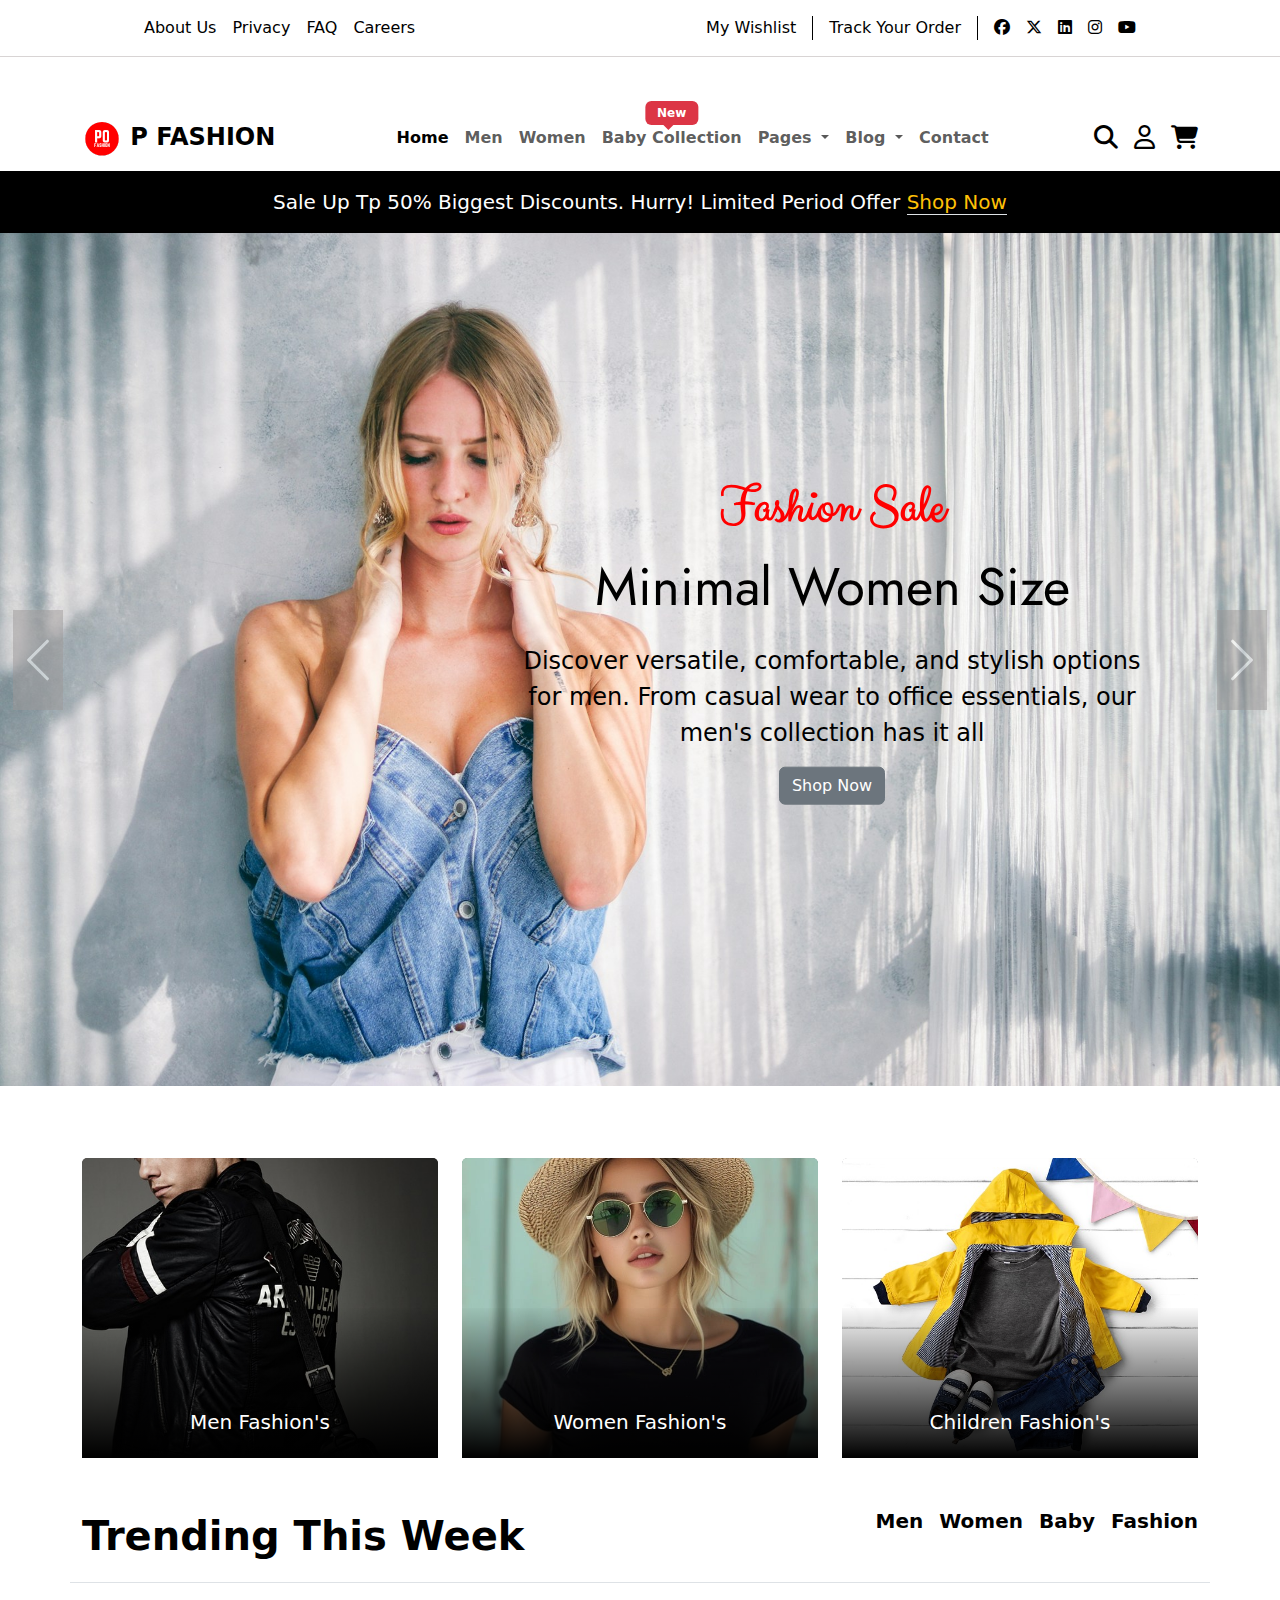
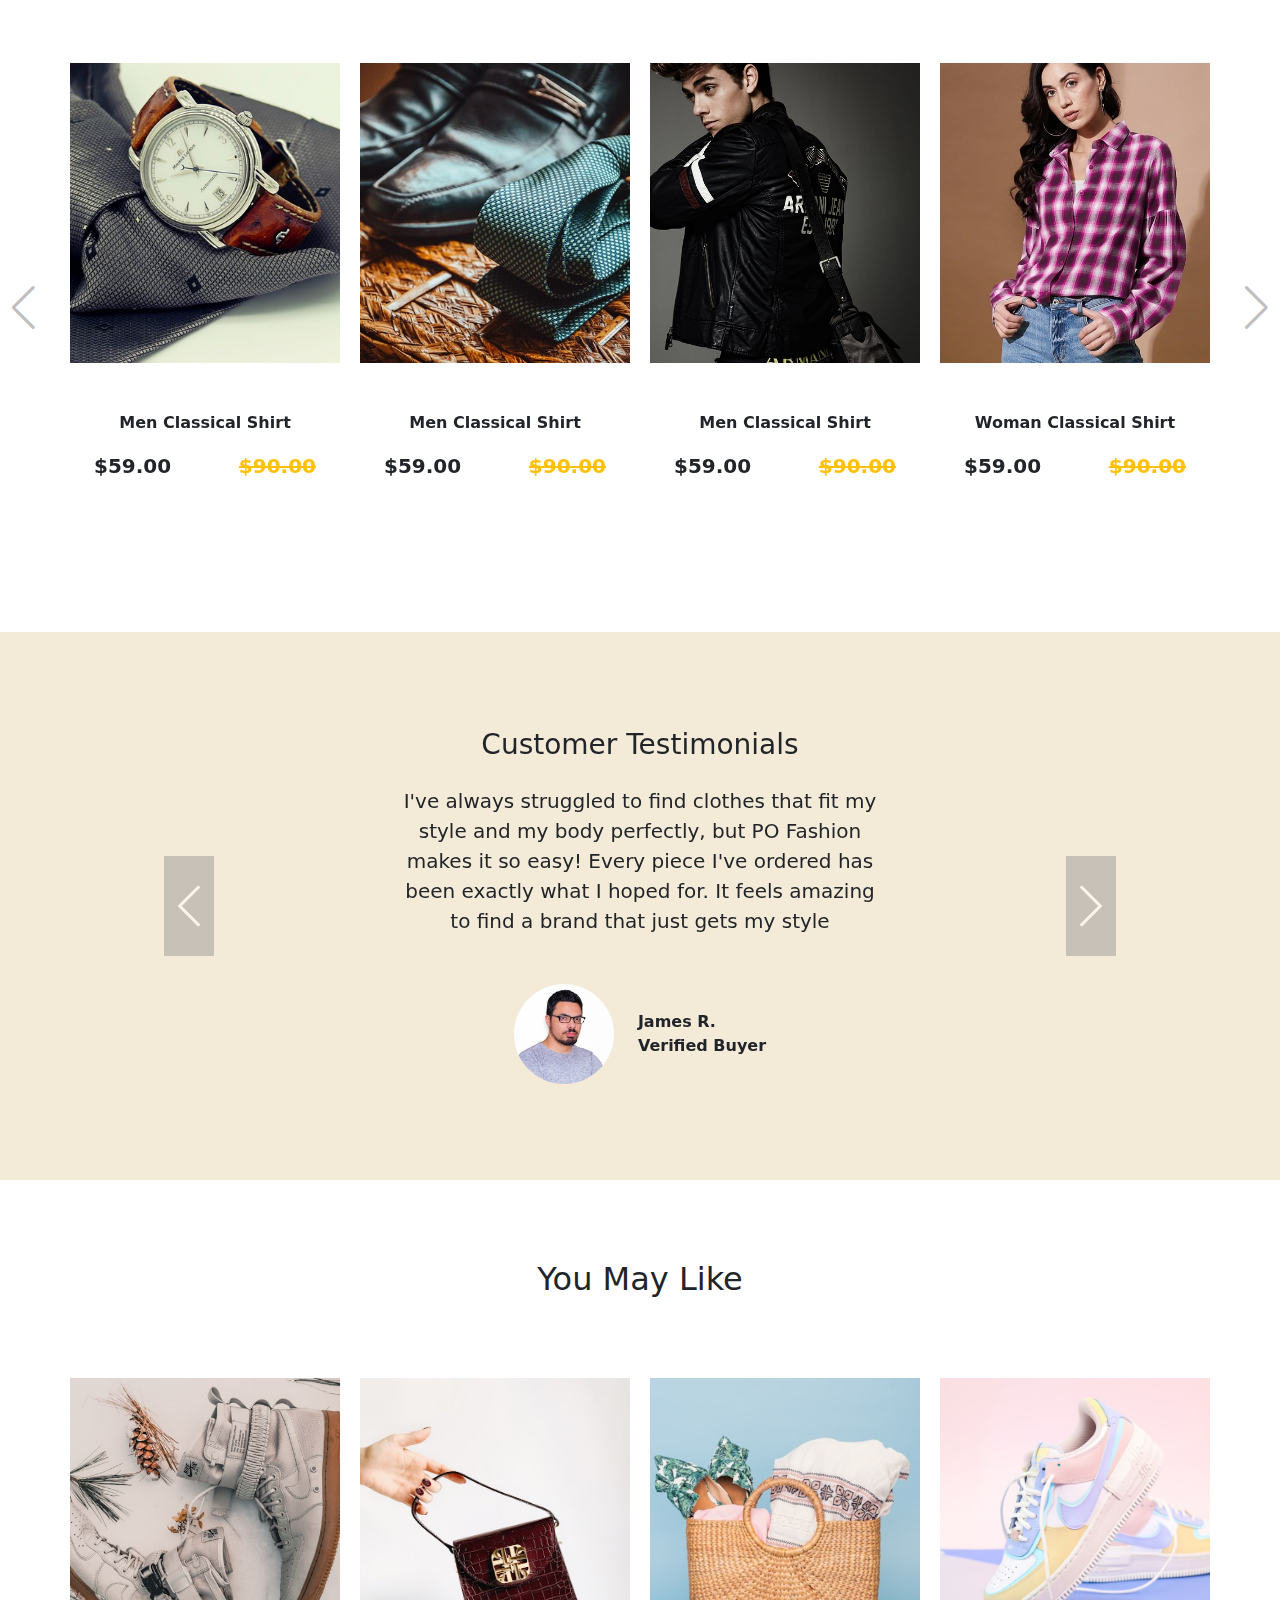
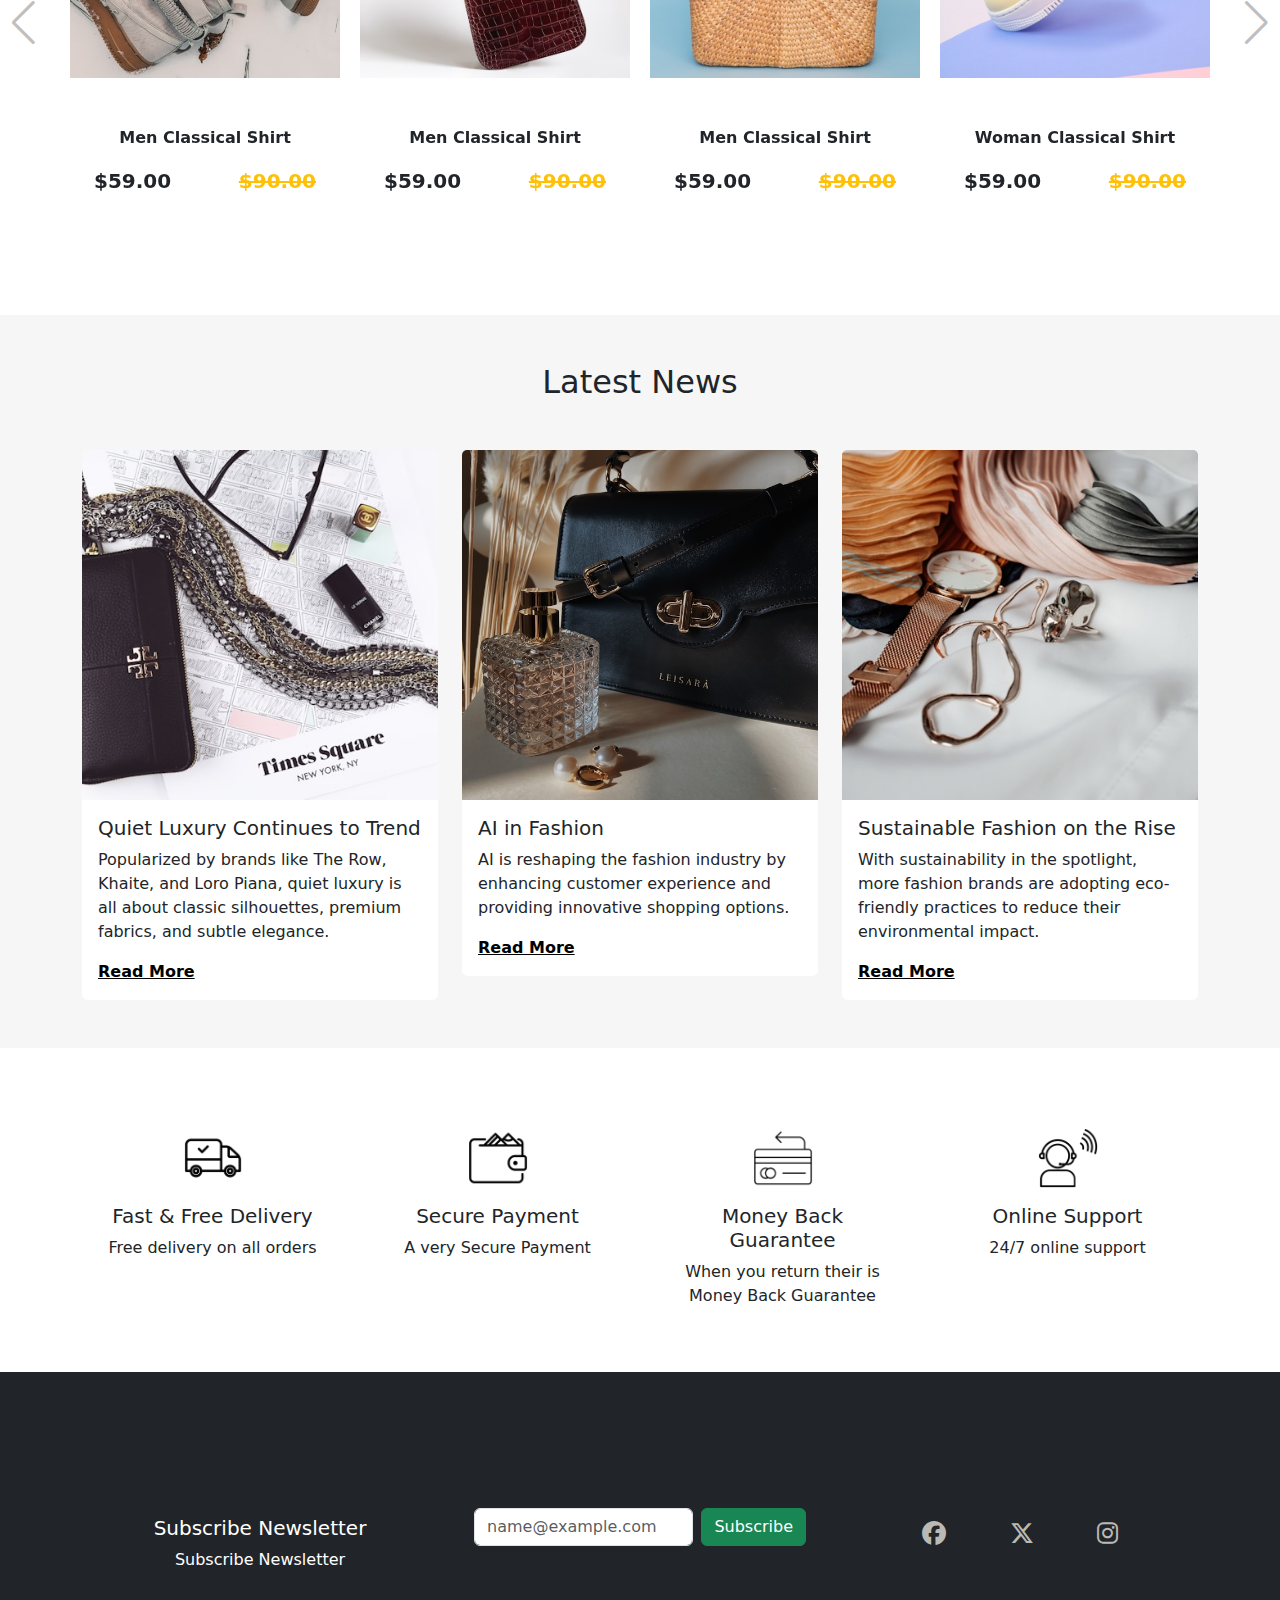
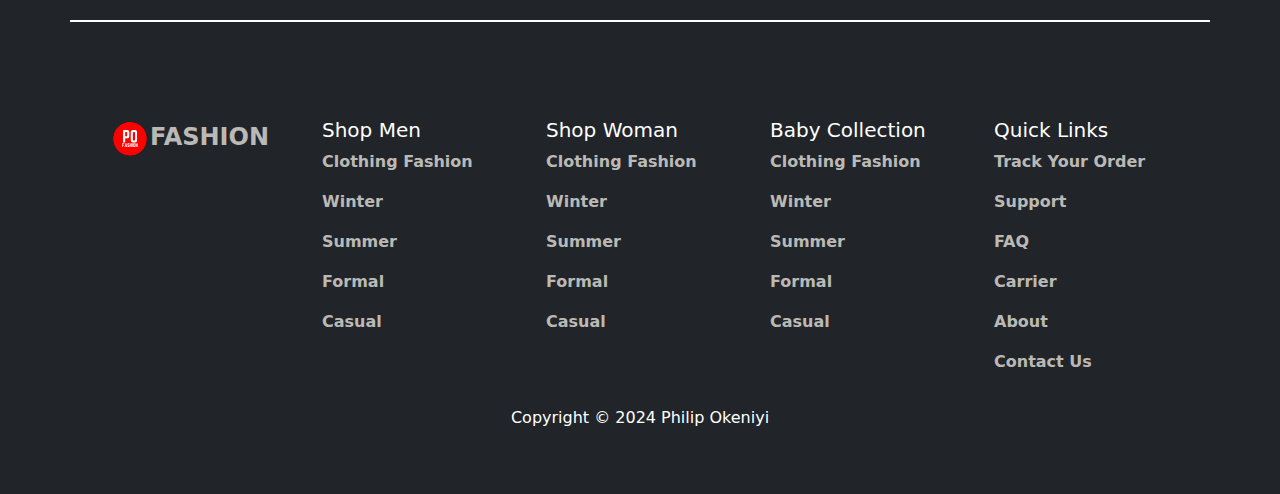
<file: index.html>
<!DOCTYPE html>
<html lang="en">
  <head>
    <meta charset="utf-8" />
    <meta name="viewport" content="width=device-width, initial-scale=1" />
    <meta name="description" content="Fashion " />
    <meta name="keywords" content="Fashion clothe" />
    <title>P Fashion</title>

    <link
      href="https://cdn.jsdelivr.net/npm/bootstrap@5.3.3/dist/css/bootstrap.min.css"
      rel="stylesheet"
    />
    <!-- font-awesome -->
    <link
      rel="stylesheet"
      href="https://cdnjs.cloudflare.com/ajax/libs/font-awesome/6.6.0/css/all.min.css"
    />
    <!-- google font start -->
    <link rel="preconnect" href="https://fonts.googleapis.com" />
    <link rel="preconnect" href="https://fonts.gstatic.com" crossorigin />
    <link
      href="https://fonts.googleapis.com/css2?family=Clicker+Script&family=Jost:ital,wght@0,100..900;1,100..900&display=swap"
      rel="stylesheet"
    />

    <!-- google font end -->

    <!-- Link Swiper's CSS -->
    <link
      rel="stylesheet"
      href="https://cdn.jsdelivr.net/npm/swiper@11/swiper-bundle.min.css"
    />

    <link
      rel="stylesheet"
      href="https://cdnjs.cloudflare.com/ajax/libs/font-awesome/6.6.0/css/all.min.css"
    />
    <link rel="icon" href="Images/po.png" type="image/x-icon" />
    <link rel="stylesheet" href="styles.css" />
  </head>

  <body>
    <div>
      <!-- header -->
      <header>
        <div class="header-container">
          <div class="header-top">
            <div class="header-top-left">
              <ul class="p-0 m-0">
                <li><a href="">About Us</a></li>
                <li><a href="">Privacy</a></li>
                <li><a href="">FAQ</a></li>
                <li><a href="">Careers</a></li>
              </ul>
            </div>

            <div class="header-top-right">
              <ul class="p-0 m-0">
                <li class="header-top-right-1"><a href="">My Wishlist</a></li>
                <li class="header-top-right-1">
                  <a href="">Track Your Order</a>
                </li>
              </ul>

              <ul class="p-0 m-0">
                <li>
                  <a href=""><i class="fa-brands fa-facebook"></i></a>
                </li>
                <li>
                  <a href=""><i class="fa-brands fa-x-twitter"></i></a>
                </li>
                <li>
                  <a href=""><i class="fa-brands fa-linkedin"></i></a>
                </li>
                <li>
                  <a href=""><i class="fa-brands fa-instagram"></i></a>
                </li>
                <li>
                  <a href=""><i class="fa-brands fa-youtube"></i></a>
                </li>
              </ul>
            </div>
          </div>
        </div>
        <div class="divider-line"></div>

        <div class="header-bottom mt-5">
          <!-- desktop nav-->
          <nav class="navbar navbar-expand-lg d-none d-lg-block">
            <div class="container-lg d-flex">
              <a href="index.html" class="navbar-brand fs-4 fw-bold">
                <img src="Images/po round.png" alt="" /> P FASHION</a
              >

              <button
                class="navbar-toggler"
                type="button"
                data-bs-toggle="collapse"
                data-bs-target="#navbarNavDropdown"
                aria-controls="navbarNavDropdown"
                aria-expanded="false"
                aria-label="Toggle navigation"
              >
                <span>Menu</span>
                <span class="navbar-toggler-icon"></span>
              </button>

              <div
                class="collapse navbar-collapse flex-grow-0"
                id="navbarNavDropdown"
              >
                <ul class="navbar-nav fs-6 fw-bold">
                  <li class="nav-item">
                    <a class="nav-link active" aria-current="page" href="index.html"
                      >Home</a
                    >
                  </li>
                  <li class="nav-item">
                    <a class="nav-link" href="men.html">Men</a>
                  </li>
                  <li class="nav-item">
                    <a class="nav-link" href="Women.html">Women</a>
                  </li>
                  <li class="nav-item">
                    <a class="nav-link position-relative" href="Baby.html"
                      >Baby Collection
                      <span
                        class="position-absolute start-50 translate-middle badge bg-danger comment-badge"
                      >
                        New
                      </span></a
                    >
                  </li>

                  <li class="nav-item dropdown">
                    <a
                      class="nav-link dropdown-toggle"
                      href="#"
                      role="button"
                      data-bs-toggle="dropdown"
                      aria-expanded="false"
                    >
                      Pages
                    </a>
                    <ul class="dropdown-menu">
                      <li><a class="dropdown-item" href="login.html">Login</a></li>
                      <li>
                        <a class="dropdown-item" href="cart.html">Cart</a>
                      </li>
                      <li>
                        <a class="dropdown-item" href="product.html">Product Details</a>
                      </li>
                      <li>
                        <a class="dropdown-item" href="#">Product Checkout</a>
                      </li>
                    </ul>
                  </li>

                  <li class="nav-item dropdown">
                    <a
                      class="nav-link dropdown-toggle"
                      href="blog.html"
                      role="button"
                      data-bs-toggle="dropdown"
                      aria-expanded="false"
                    >
                      Blog
                    </a>
                    <ul class="dropdown-menu">
                      <li><a class="dropdown-item" href="blog.html">Blog</a></li>

                      <li>
                        <a class="dropdown-item" href="#">Element</a>
                      </li>
                      <li>
                        <a class="dropdown-item" href="#">Blog Details</a>
                      </li>
                    </ul>
                  </li>

                  <li class="nav-item">
                    <a class="nav-link" href="contact.html">Contact</a>
                  </li>
                </ul>
              </div>

              <div class="header-bottom-right fs-4 fw-bold">
                <ul class="p-0 m-0">
                  <li>
                    <a href=""><i class="fa-solid fa-magnifying-glass"></i></a>
                  </li>
                  <li>
                    <a href=""><i class="fa-regular fa-user"></i></a>
                  </li>
                  <li>
                    <a href=""><i class="fa-solid fa-cart-shopping"></i></a>
                  </li>
                </ul>
              </div>
            </div>
          </nav>

          <!-- mobile nav -->
          <div
            class="d-flex justify-content-between w-100 px-sm-1 d-lg-none pt-4"
          >
            <a href="index.html" class="navbar-brand fs-4 fw-bold">
              <img src="Images/po round.png" alt="" /> P FASHION</a
            >

            <div class="header-bottom-right fs-4 fw-bold d-none d-sm-block">
              <ul class="p-0 m-0">
                <li>
                  <a href=""><i class="fa-solid fa-magnifying-glass"></i></a>
                </li>
                <li>
                  <a href=""><i class="fa-regular fa-user"></i></a>
                </li>
                <li>
                  <a href=""><i class="fa-solid fa-cart-shopping"></i></a>
                </li>
              </ul>
            </div>
          </div>

          <nav class="navbar navbar-expand-lg d-lg-none bg-body-secondary">
            <div class="container-lg d-flex flex-column">
              <div class="w-100 text-end">
                <button
                  class="navbar-toggler"
                  type="button"
                  data-bs-toggle="collapse"
                  data-bs-target="#navbarNavDropdown"
                  aria-controls="navbarNavDropdown"
                  aria-expanded="false"
                  aria-label="Toggle navigation"
                >
                  <span>Menu</span>
                  <span class="navbar-toggler-icon"></span>
                </button>

                <div
                  class="collapse navbar-collapse flex-grow-0 text-start"
                  id="navbarNavDropdown"
                >
                  <ul class="navbar-nav fs-6 fw-bold">
                    <li class="nav-item">
                      <a class="nav-link" aria-current="page" href="index.html">Home</a>
                    </li>
                    <li class="nav-item">
                      <a class="nav-link" href="men.html">Men</a>
                    </li>
                    <li class="nav-item">
                      <a class="nav-link" href="Women.html">Women</a>
                    </li>
                    <li class="nav-item">
                      <a class="nav-link position-relative" href="Baby.html"
                        >Baby Collection
                      </a>
                    </li>

                    <li class="nav-item dropdown">
                      <a
                        class="nav-link dropdown-toggle"
                        href="#"
                        role="button"
                        data-bs-toggle="dropdown"
                        aria-expanded="false"
                      >
                        Pages
                      </a>
                      <ul class="dropdown-menu">
                        <li><a class="dropdown-item" href="login.html">Login</a></li>
                        <li>
                          <a class="dropdown-item" href="cart.html">Cart</a>
                        </li>
                        <li>
                          <a class="dropdown-item" href="product.html">Product Details</a>
                        </li>
                        <li>
                          <a class="dropdown-item" href="#">Product Checkout</a>
                        </li>
                      </ul>
                    </li>

                    <li class="nav-item dropdown">
                      <a
                        class="nav-link dropdown-toggle"
                        href="#"
                        role="button"
                        data-bs-toggle="dropdown"
                        aria-expanded="false"
                      >
                        Blog
                      </a>
                      <ul class="dropdown-menu">
                        <li><a class="dropdown-item" href="blog.html">Blog</a></li>

                        <li>
                          <a class="dropdown-item" href="#">Element</a>
                        </li>
                        <li>
                          <a class="dropdown-item" href="#">Blog Details</a>
                        </li>
                      </ul>
                    </li>

                    <li class="nav-item">
                      <a class="nav-link" href="contact.html">Contact</a>
                    </li>
                  </ul>
                </div>
              </div>
            </div>
          </nav>
        </div>

        <div
          class="bg-black d-flex justify-content-center py-3 d-none d-lg-flex"
        >
          <p class="text-white p-0 m-0 fs-5">
            Sale Up Tp 50% Biggest Discounts. Hurry! Limited Period Offer
            <a href="product.html" class="text-warning text-decoration-none border-bottom"
              >Shop Now</a
            >
          </p>
        </div>
      </header>

      <!-- main -->
      <main>
        <!-- carosel -->
        <section class="custom-carosel">
          <div
            id="carouselExampleInterval"
            class="carousel slide"
            data-bs-ride="carousel"
          >
            <div class="carousel-inner">
              <div class="carousel-item active" data-bs-interval="10000">
                <img
                  src="Images/bg women2.jpg"
                  class="d-block w-100"
                  alt="..."
                />
                <div
                  class="carousel-caption d-md-block centered-caption custom-carousel-caption"
                >
                  <h5>Fashion Sale</h5>
                  <p>Minimal Women Size</p>
                  <p class="px-1">
                    Discover versatile, comfortable, and stylish options for
                    men. From casual wear to office essentials, our men's
                    collection has it all
                  </p>
                  <button type="button" class="btn btn-secondary">
                    Shop Now
                  </button>
                </div>
              </div>

              <div class="carousel-item" data-bs-interval="2000">
                <img
                  src="Images/bg women.jpg"
                  class="d-block w-100 flip-vertical"
                  alt="..."
                />
                <div
                  class="carousel-caption d-md-block centered-caption custom-carousel-caption"
                >
                  <h5>Fashion Sale</h5>
                  <p class="text-white">Minimal Women Size</p>
                  <p class="px-1 text-white">
                    Discover versatile, comfortable, and stylish options for
                    men. From casual wear to office essentials, our men's
                    collection has it all
                  </p>
                  <button type="button" class="btn btn-secondary">
                    Shop Now
                  </button>
                </div>
              </div>

              <div class="carousel-item">
                <img
                  src="Images/bg men3.jpg"
                  class="d-block w-100 flip-vertical"
                  alt="..."
                />
                <div
                  class="carousel-caption d-md-block centered-caption custom-carousel-caption"
                >
                  <h5>Fashion Sale</h5>
                  <p class="text-white">Minimal Men Size</p>
                  <p class="px-1 text-white">
                    Discover versatile, comfortable, and stylish options for
                    men. From casual wear to office essentials, our men's
                    collection has it all
                  </p>
                  <button type="button" class="btn btn-secondary">
                    Shop Now
                  </button>
                </div>
              </div>
            </div>

            <button
              class="carousel-control-prev btn custom-carousel-control-prev"
              type="button"
              data-bs-target="#carouselExampleInterval"
              data-bs-slide="prev"
            >
              <span
                class="carousel-control-prev-icon custom-carousel-control-prev-icon"
                aria-hidden="true"
              ></span>
              <span class="visually-hidden">Previous</span>
            </button>
            <button
              class="carousel-control-next custom-carousel-control-next"
              type="button"
              data-bs-target="#carouselExampleInterval"
              data-bs-slide="next"
            >
              <span
                class="carousel-control-next-icon custom-carousel-control-next-icon"
                aria-hidden="true"
              ></span>
              <span class="visually-hidden">Next</span>
            </button>
          </div>
        </section>

        <!-- All Fashion -->
        <section class="all-fashion">
          <div class="container mt-5">
            <div class="row row-cols-1 row-cols-md-3 g-4 mt-5">
              <div class="col all-fashion-col">
                <div class="card text-bg-dark position-relative h-100">
                  <img
                    src="Images/men fas3.jpg"
                    class="card-img"
                    alt="..."
                    style="height: 300px"
                  />
                  <div
                    class="card-img-overlay d-flex justify-content-end align-items-center flex-column gradient-overlay"
                  >
                    <h5 class="card-title">Men Fashion's</h5>
                    <p class="card-text">
                      <a
                        href=""
                        class="text-warning text-decoration-none border-bottom"
                        id="all-fashion-link"
                        >Shop Now</a
                      >
                    </p>
                  </div>
                </div>
              </div>

              <div class="col all-fashion-col">
                <div class="card text-bg-dark">
                  <img
                    src="Images/fas-women 5.jpg"
                    class="card-img"
                    alt="... "
                    style="height: 300px"
                  />
                  <div
                    class="card-img-overlay d-flex justify-content-end align-items-center flex-column gradient-overlay"
                  >
                    <h5 class="card-title">Women Fashion's</h5>
                    <p class="card-text">
                      <a
                        href=""
                        class="text-warning text-decoration-none border-bottom"
                        id="all-fashion-link"
                        >Shop Now</a
                      >
                    </p>
                  </div>
                </div>
              </div>

              <div class="col all-fashion-col">
                <div class="card text-bg-dark">
                  <img
                    src="Images/baby fas6.jpg"
                    class="card-img ttt"
                    alt="..."
                    style="height: 300px"
                  />
                  <div
                    class="card-img-overlay d-flex justify-content-end align-items-center flex-column gradient-overlay"
                  >
                    <h5 class="card-title">Children Fashion's</h5>
                    <p class="card-text">
                      <a
                        href=""
                        class="text-warning text-decoration-none border-bottom"
                        id="all-fashion-link"
                        >Shop Now</a
                      >
                    </p>
                  </div>
                </div>
              </div>
            </div>
          </div>
        </section>

        <!-- Trending This Week -->
        <section class="Trending-This-Week">
          <div
            class="container d-flex justify-content-between mt-5 border-bottom trending-This-Week-con"
          >
            <div>
              <p class="fs-1 fw-bold text-black">Trending This Week</p>
            </div>
            <div>
              <ul class="d-flex fs-5 fw-bold h-100 gap-3 w-100">
                <li><a href="#men1" class="h-100 d-block">Men</a></li>
                <li><a href="" class="h-100 d-block">Women</a></li>
                <li><a href="" class="h-100 d-block">Baby</a></li>
                <li><a href="" class="h-100 d-block">Fashion</a></li>
              </ul>
            </div>
          </div>
        </section>

        <!-- Trending This Week carousel-->
        <section class="Treading-this-week-carousel">
          <div class="swiper">
            <div class="mySwiper">
              <div class="swiper-wrapper custom-swiper-wrapper">
                <div class="swiper-slide">
                  <div class="ttwc-image">
                    <img src="Images/men fas1.jpg" alt="" />
                    <p id="ttwc-image-link">
                      <a href=""><i class="fa-solid fa-cart-shopping"></i></a>
                      <a href=""><i class="fa-regular fa-heart"></i></a>
                      <a href=""
                        ><i class="fa-solid fa-magnifying-glass"></i
                      ></a>
                    </p>
                  </div>
                  <div>
                    <p class="text-center fs-6 mt-5 fw-bold">
                      Men Classical Shirt
                    </p>
                    <p class="fs-5 fw-bold px-4">
                      $59.00<span
                        class="text-decoration-line-through text-warning fw-bold fs-5 float-end"
                        >$90.00</span
                      >
                    </p>
                  </div>
                </div>

                <div class="swiper-slide">
                  <div class="ttwc-image">
                    <img src="Images/men fas2.jpg" alt="" />
                    <p id="ttwc-image-link">
                      <a href=""><i class="fa-solid fa-cart-shopping"></i></a>
                      <a href=""><i class="fa-regular fa-heart"></i></a>
                      <a href=""
                        ><i class="fa-solid fa-magnifying-glass"></i
                      ></a>
                    </p>
                  </div>
                  <div>
                    <p class="text-center fs-6 mt-5 fw-bold">
                      Men Classical Shirt
                    </p>
                    <p class="fs-5 fw-bold px-4">
                      $59.00<span
                        class="text-decoration-line-through text-warning fw-bold fs-5 float-end"
                        >$90.00</span
                      >
                    </p>
                  </div>
                </div>

                <div class="swiper-slide">
                  <div class="ttwc-image">
                    <img src="Images/men fas3.jpg" alt="" />
                    <p id="ttwc-image-link">
                      <a href=""><i class="fa-solid fa-cart-shopping"></i></a>
                      <a href=""><i class="fa-regular fa-heart"></i></a>
                      <a href=""
                        ><i class="fa-solid fa-magnifying-glass"></i
                      ></a>
                    </p>
                  </div>
                  <div>
                    <p class="text-center fs-6 mt-5 fw-bold">
                      Men Classical Shirt
                    </p>
                    <p class="fs-5 fw-bold px-4">
                      $59.00<span
                        class="text-decoration-line-through text-warning fw-bold fs-5 float-end"
                        >$90.00</span
                      >
                    </p>
                  </div>
                </div>

                <div class="swiper-slide">
                  <div class="ttwc-image">
                    <img src="Images/fas-women 6.jpg" alt="" />
                    <p id="ttwc-image-link">
                      <a href=""><i class="fa-solid fa-cart-shopping"></i></a>
                      <a href=""><i class="fa-regular fa-heart"></i></a>
                      <a href=""
                        ><i class="fa-solid fa-magnifying-glass"></i
                      ></a>
                    </p>
                  </div>
                  <div>
                    <p class="text-center fs-6 mt-5 fw-bold">
                      Woman Classical Shirt
                    </p>
                    <p class="fs-5 fw-bold px-4">
                      $59.00<span
                        class="text-decoration-line-through text-warning fw-bold fs-5 float-end"
                        >$90.00</span
                      >
                    </p>
                  </div>
                </div>

                <div class="swiper-slide">
                  <div class="ttwc-image">
                    <img src="Images/fas-women 3.jpg" alt="" />
                    <p id="ttwc-image-link">
                      <a href=""><i class="fa-solid fa-cart-shopping"></i></a>
                      <a href=""><i class="fa-regular fa-heart"></i></a>
                      <a href=""
                        ><i class="fa-solid fa-magnifying-glass"></i
                      ></a>
                    </p>
                  </div>
                  <div>
                    <p class="text-center fs-6 mt-5 fw-bold">
                      Woman Classical Shirt
                    </p>
                    <p class="fs-5 fw-bold px-4">
                      $59.00<span
                        class="text-decoration-line-through text-warning fw-bold fs-5 float-end"
                        >$90.00</span
                      >
                    </p>
                  </div>
                </div>

                <div class="swiper-slide">
                  <div class="ttwc-image">
                    <img src="Images/baby fas7.jpg" alt="" />
                    <p id="ttwc-image-link">
                      <a href=""><i class="fa-solid fa-cart-shopping"></i></a>
                      <a href=""><i class="fa-regular fa-heart"></i></a>
                      <a href=""
                        ><i class="fa-solid fa-magnifying-glass"></i
                      ></a>
                    </p>
                  </div>
                  <div>
                    <p class="text-center fs-6 mt-5 fw-bold">
                      Baby Classical Shirt
                    </p>
                    <p class="fs-5 fw-bold px-4">
                      $59.00<span
                        class="text-decoration-line-through text-warning fw-bold fs-5 float-end"
                        >$90.00</span
                      >
                    </p>
                  </div>
                </div>

                <div class="swiper-slide">
                  <div class="ttwc-image">
                    <img src="Images/baby fas1.jpg" alt="" />
                    <p id="ttwc-image-link">
                      <a href=""><i class="fa-solid fa-cart-shopping"></i></a>
                      <a href=""><i class="fa-regular fa-heart"></i></a>
                      <a href=""
                        ><i class="fa-solid fa-magnifying-glass"></i
                      ></a>
                    </p>
                  </div>
                  <div>
                    <p class="text-center fs-6 mt-5 fw-bold">
                      Baby Classical Shirt
                    </p>
                    <p class="fs-5 fw-bold px-4">
                      $59.00<span
                        class="text-decoration-line-through text-warning fw-bold fs-5 float-end"
                        >$90.00</span
                      >
                    </p>
                  </div>
                </div>

                <div class="swiper-slide">
                  <div class="ttwc-image">
                    <img src="Images/baby fas2.jpg" alt="" />
                    <p id="ttwc-image-link">
                      <a href=""><i class="fa-solid fa-cart-shopping"></i></a>
                      <a href=""><i class="fa-regular fa-heart"></i></a>
                      <a href=""
                        ><i class="fa-solid fa-magnifying-glass"></i
                      ></a>
                    </p>
                  </div>
                  <div>
                    <p class="text-center fs-6 mt-5 fw-bold">
                      Baby Classical Shirt
                    </p>
                    <p class="fs-5 fw-bold px-4">
                      $59.00<span
                        class="text-decoration-line-through text-warning fw-bold fs-5 float-end"
                        >$90.00</span
                      >
                    </p>
                  </div>
                </div>

                <div class="swiper-slide">
                  <div class="ttwc-image">
                    <img src="Images/baby fas6.jpg" alt="" />
                    <p id="ttwc-image-link">
                      <a href=""><i class="fa-solid fa-cart-shopping"></i></a>
                      <a href=""><i class="fa-regular fa-heart"></i></a>
                      <a href=""
                        ><i class="fa-solid fa-magnifying-glass"></i
                      ></a>
                    </p>
                  </div>
                  <div>
                    <p class="text-center fs-6 mt-5 fw-bold">
                      Baby Classical Shirt
                    </p>
                    <p class="fs-5 fw-bold px-4">
                      $59.00<span
                        class="text-decoration-line-through text-warning fw-bold fs-5 float-end"
                        >$90.00</span
                      >
                    </p>
                  </div>
                </div>

                <div class="swiper-slide">
                  <div class="ttwc-image">
                    <img src="Images/baby fas4.jpg" alt="" />
                    <p id="ttwc-image-link">
                      <a href=""><i class="fa-solid fa-cart-shopping"></i></a>
                      <a href=""><i class="fa-regular fa-heart"></i></a>
                      <a href=""
                        ><i class="fa-solid fa-magnifying-glass"></i
                      ></a>
                    </p>
                  </div>
                  <div>
                    <p class="text-center fs-6 mt-5 fw-bold">
                      Baby Classical Shirt
                    </p>
                    <p class="fs-5 fw-bold px-4">
                      $59.00<span
                        class="text-decoration-line-through text-warning fw-bold fs-5 float-end"
                        >$90.00</span
                      >
                    </p>
                  </div>
                </div>

                <div class="swiper-slide">
                  <div class="ttwc-image">
                    <img src="Images/baby fas5.jpg" alt="" />
                    <p id="ttwc-image-link">
                      <a href=""><i class="fa-solid fa-cart-shopping"></i></a>
                      <a href=""><i class="fa-regular fa-heart"></i></a>
                      <a href=""
                        ><i class="fa-solid fa-magnifying-glass"></i
                      ></a>
                    </p>
                  </div>
                  <div>
                    <p class="text-center fs-6 mt-5 fw-bold">
                      Baby Classical Shirt
                    </p>
                    <p class="fs-5 fw-bold px-4">
                      $59.00<span
                        class="text-decoration-line-through text-warning fw-bold fs-5 float-end"
                        >$90.00</span
                      >
                    </p>
                  </div>
                </div>
              </div>

              <div class="swiper-button-next custom-swiper-button-next"></div>

              <div class="swiper-button-prev custom-swiper-button-prev"></div>
            </div>
          </div>
        </section>

        <!-- testimony -->

        <section class="the-testimony">
          <section class="testimony-container">
            <div
              id="carouselExampleRide"
              class="carousel slide"
              data-bs-ride="false"
            >
              <div class="carousel-inner">
                <div class="carousel-item active">
                  <section class="testimony">
                    <div class="d-block w-100 py-5">
                      <h3 class="text-center mb-4 fs-3">
                        Customer Testimonials
                      </h3>
                      <p class="text-center mb-5 fs-5">
                        I've always struggled to find clothes that fit my style
                        and my body perfectly, but PO Fashion makes it so easy!
                        Every piece I've ordered has been exactly what I hoped
                        for. It feels amazing to find a brand that just gets my
                        style
                      </p>
                      <div>
                        <div class="d-flex gap-4 justify-content-center">
                          <img src="Images/test1.jpg" alt="" class="" />

                          <div
                            class="d-flex flex-column align-content-center justify-content-center"
                          >
                            <p class="fw-bold m-0">James R.</p>
                            <p class="fw-bold m-0">Verified Buyer</p>
                          </div>
                        </div>
                      </div>
                    </div>
                  </section>
                </div>

                <div class="carousel-item">
                  <section class="testimony">
                    <div class="d-block w-100 py-5">
                      <h3 class="text-center mb-4 fs-3">
                        Customer Testimonials
                      </h3>
                      <p class="text-center mb-5 fs-5">
                        I'm honestly blown away by the quality of these clothes.
                        They feel luxurious without the high price tag, and I
                        get compliments every time I wear them! Shipping was
                        fast, and everything arrived beautifully packaged.
                      </p>
                      <div>
                        <div class="d-flex gap-4 justify-content-center">
                          <img src="Images/test2.jpg" alt="" class="" />

                          <div
                            class="d-flex flex-column align-content-center justify-content-center"
                          >
                            <p class="fw-bold m-0">David L.</p>
                            <p class="fw-bold m-0">Verified Buyer</p>
                          </div>
                        </div>
                      </div>
                    </div>
                  </section>
                </div>

                <div class="carousel-item">
                  <section class="testimony">
                    <div class="d-block w-100 py-5">
                      <h3 class="text-center mb-4 fs-3">
                        Customer Testimonials
                      </h3>
                      <p class="text-center mb-5 fs-5">
                        Not only are the clothes fantastic, but the customer
                        service is outstanding! I had a question about sizing,
                        and they responded right away with super helpful advice.
                        It's so refreshing to shop with a brand that truly cares
                        about their customers.
                      </p>
                      <div>
                        <div class="d-flex gap-4 justify-content-center">
                          <img src="Images/test3.jpg" alt="" class="" />

                          <div
                            class="d-flex flex-column align-content-center justify-content-center"
                          >
                            <p class="fw-bold m-0">Rachel M</p>
                            <p class="fw-bold m-0">Verified Buyer</p>
                          </div>
                        </div>
                      </div>
                    </div>
                  </section>
                </div>
              </div>

              <button
                class="carousel-control-prev"
                type="button"
                data-bs-target="#carouselExampleRide"
                data-bs-slide="prev"
              >
                <span
                  class="carousel-control-prev-icon custom-carousel-control-prev-icon"
                  aria-hidden="true"
                ></span>
                <span class="visually-hidden">Previous</span>
              </button>
              <button 
                class="carousel-control-next"
                type="button"
                data-bs-target="#carouselExampleRide"
                data-bs-slide="next"
              >
                <span
                  class="carousel-control-next-icon custom-carousel-control-next-icon"
                  aria-hidden="true"
                ></span>
                <span class="visually-hidden">Next</span>
              </button>
            </div>
          </section>
        </section>

        <!-- You May Like -->
        <section class="mt-5">
          <h2 class="text-center">You May Like</h2>
          <section class="Treading-this-week-carousel mb-5">
            <div class="swiper">
              <div class="mySwiper">
                <div class="swiper-wrapper custom-swiper-wrapper">
                  <div class="swiper-slide">
                    <div class="ttwc-image">
                      <img src="Images/ymk2.jpg" alt="" />
                      <p id="ttwc-image-link">
                        <a href=""><i class="fa-solid fa-cart-shopping"></i></a>
                        <a href=""><i class="fa-regular fa-heart"></i></a>
                        <a href=""
                          ><i class="fa-solid fa-magnifying-glass"></i
                        ></a>
                      </p>
                    </div>
                    <div>
                      <p class="text-center fs-6 mt-5 fw-bold">
                        Men Classical Shirt
                      </p>
                      <p class="fs-5 fw-bold px-4">
                        $59.00<span
                          class="text-decoration-line-through text-warning fw-bold fs-5 float-end"
                          >$90.00</span
                        >
                      </p>
                    </div>
                  </div>

                  <div class="swiper-slide">
                    <div class="ttwc-image">
                      <img src="Images/yml 1.jpg" alt="" />
                      <p id="ttwc-image-link">
                        <a href=""><i class="fa-solid fa-cart-shopping"></i></a>
                        <a href=""><i class="fa-regular fa-heart"></i></a>
                        <a href=""
                          ><i class="fa-solid fa-magnifying-glass"></i
                        ></a>
                      </p>
                    </div>
                    <div>
                      <p class="text-center fs-6 mt-5 fw-bold">
                        Men Classical Shirt
                      </p>
                      <p class="fs-5 fw-bold px-4">
                        $59.00<span
                          class="text-decoration-line-through text-warning fw-bold fs-5 float-end"
                          >$90.00</span
                        >
                      </p>
                    </div>
                  </div>

                  <div class="swiper-slide">
                    <div class="ttwc-image">
                      <img src="Images/yml3.jpg" alt="" />
                      <p id="ttwc-image-link">
                        <a href=""><i class="fa-solid fa-cart-shopping"></i></a>
                        <a href=""><i class="fa-regular fa-heart"></i></a>
                        <a href=""
                          ><i class="fa-solid fa-magnifying-glass"></i
                        ></a>
                      </p>
                    </div>
                    <div>
                      <p class="text-center fs-6 mt-5 fw-bold">
                        Men Classical Shirt
                      </p>
                      <p class="fs-5 fw-bold px-4">
                        $59.00<span
                          class="text-decoration-line-through text-warning fw-bold fs-5 float-end"
                          >$90.00</span
                        >
                      </p>
                    </div>
                  </div>

                  <div class="swiper-slide">
                    <div class="ttwc-image">
                      <img src="Images/yml4.jpg" alt="" />
                      <p id="ttwc-image-link">
                        <a href=""><i class="fa-solid fa-cart-shopping"></i></a>
                        <a href=""><i class="fa-regular fa-heart"></i></a>
                        <a href=""
                          ><i class="fa-solid fa-magnifying-glass"></i
                        ></a>
                      </p>
                    </div>
                    <div>
                      <p class="text-center fs-6 mt-5 fw-bold">
                        Woman Classical Shirt
                      </p>
                      <p class="fs-5 fw-bold px-4">
                        $59.00<span
                          class="text-decoration-line-through text-warning fw-bold fs-5 float-end"
                          >$90.00</span
                        >
                      </p>
                    </div>
                  </div>

                  <div class="swiper-slide">
                    <div class="ttwc-image">
                      <img src="Images/yml5.jpg" alt="" />
                      <p id="ttwc-image-link">
                        <a href=""><i class="fa-solid fa-cart-shopping"></i></a>
                        <a href=""><i class="fa-regular fa-heart"></i></a>
                        <a href=""
                          ><i class="fa-solid fa-magnifying-glass"></i
                        ></a>
                      </p>
                    </div>
                    <div>
                      <p class="text-center fs-6 mt-5 fw-bold">
                        Woman Classical Shirt
                      </p>
                      <p class="fs-5 fw-bold px-4">
                        $59.00<span
                          class="text-decoration-line-through text-warning fw-bold fs-5 float-end"
                          >$90.00</span
                        >
                      </p>
                    </div>
                  </div>

                  <div class="swiper-slide">
                    <div class="ttwc-image">
                      <img src="Images/yml6.jpg" alt="" />
                      <p id="ttwc-image-link">
                        <a href=""><i class="fa-solid fa-cart-shopping"></i></a>
                        <a href=""><i class="fa-regular fa-heart"></i></a>
                        <a href=""
                          ><i class="fa-solid fa-magnifying-glass"></i
                        ></a>
                      </p>
                    </div>
                    <div>
                      <p class="text-center fs-6 mt-5 fw-bold">
                        Baby Classical Shirt
                      </p>
                      <p class="fs-5 fw-bold px-4">
                        $59.00<span
                          class="text-decoration-line-through text-warning fw-bold fs-5 float-end"
                          >$90.00</span
                        >
                      </p>
                    </div>
                  </div>

                  <div class="swiper-slide">
                    <div class="ttwc-image">
                      <img src="Images/yml7.jpg" alt="" />
                      <p id="ttwc-image-link">
                        <a href=""><i class="fa-solid fa-cart-shopping"></i></a>
                        <a href=""><i class="fa-regular fa-heart"></i></a>
                        <a href=""
                          ><i class="fa-solid fa-magnifying-glass"></i
                        ></a>
                      </p>
                    </div>
                    <div>
                      <p class="text-center fs-6 mt-5 fw-bold">
                        Baby Classical Shirt
                      </p>
                      <p class="fs-5 fw-bold px-4">
                        $59.00<span
                          class="text-decoration-line-through text-warning fw-bold fs-5 float-end"
                          >$90.00</span
                        >
                      </p>
                    </div>
                  </div>

                  <div class="swiper-slide">
                    <div class="ttwc-image">
                      <img src="Images/yml8.jpg" alt="" />
                      <p id="ttwc-image-link">
                        <a href=""><i class="fa-solid fa-cart-shopping"></i></a>
                        <a href=""><i class="fa-regular fa-heart"></i></a>
                        <a href=""
                          ><i class="fa-solid fa-magnifying-glass"></i
                        ></a>
                      </p>
                    </div>
                    <div>
                      <p class="text-center fs-6 mt-5 fw-bold">
                        Baby Classical Shirt
                      </p>
                      <p class="fs-5 fw-bold px-4">
                        $59.00<span
                          class="text-decoration-line-through text-warning fw-bold fs-5 float-end"
                          >$90.00</span
                        >
                      </p>
                    </div>
                  </div>

                  <div class="swiper-slide">
                    <div class="ttwc-image">
                      <img src="Images/yml9.jpg" alt="" />
                      <p id="ttwc-image-link">
                        <a href=""><i class="fa-solid fa-cart-shopping"></i></a>
                        <a href=""><i class="fa-regular fa-heart"></i></a>
                        <a href=""
                          ><i class="fa-solid fa-magnifying-glass"></i
                        ></a>
                      </p>
                    </div>
                    <div>
                      <p class="text-center fs-6 mt-5 fw-bold">
                        Baby Classical Shirt
                      </p>
                      <p class="fs-5 fw-bold px-4">
                        $59.00<span
                          class="text-decoration-line-through text-warning fw-bold fs-5 float-end"
                          >$90.00</span
                        >
                      </p>
                    </div>
                  </div>
                </div>

                <div class="swiper-button-next custom-swiper-button-next"></div>

                <div class="swiper-button-prev custom-swiper-button-prev"></div>
              </div>
            </div>
          </section>
        </section>

        <!-- Latest News -->
        <section class="latest-news py-5">
          <h2 class="text-center mb-5">Latest News</h2>

          <div class="container">
            <div class="row row-cols-1 row-cols-lg-3 row-cols-md-2 g-4">
              <div class="col">
                <div class="card">
                  <img
                    src="Images/latest new1.jpg"
                    class="card-img-top"
                    alt="..."
                  />
                  <div class="card-body">
                    <h5 class="card-title">Quiet Luxury Continues to Trend</h5>
                    <p class="card-text">
                      Popularized by brands like The Row, Khaite, and Loro
                      Piana, quiet luxury is all about classic silhouettes,
                      premium fabrics, and subtle elegance.
                    </p>
                    <a href="" class="text-black fw-bold">Read More</a>
                  </div>
                </div>
              </div>

              <div class="col">
                <div class="card">
                  <img
                    src="Images/latest new2.jpg"
                    class="card-img-top"
                    alt="..."
                  />
                  <div class="card-body">
                    <h5 class="card-title">AI in Fashion</h5>
                    <p class="card-text">
                      AI is reshaping the fashion industry by enhancing customer
                      experience and providing innovative shopping options.
                    </p>
                    <a href="" class="text-black fw-bold">Read More</a>
                  </div>
                </div>
              </div>

              <div class="col">
                <div class="card">
                  <img
                    src="Images/latest new3.jpg"
                    class="card-img-top"
                    alt="..."
                  />
                  <div class="card-body">
                    <h5 class="card-title">Sustainable Fashion on the Rise</h5>
                    <p class="card-text">
                      With sustainability in the spotlight, more fashion brands
                      are adopting eco-friendly practices to reduce their
                      environmental impact.
                    </p>
                    <a href="" class="text-black fw-bold">Read More</a>
                  </div>
                </div>
              </div>
            </div>
          </div>
        </section>

        <!-- Delivery -->

        <section class="container delivery">
          <div class="row row-cols-1 row-cols-md-2 row-cols-lg-4 g-4">
            <div class="col">
              <div class="card">
                <img
                  src="Images/delivery-truck.png"
                  class="card-img-top mx-auto d-block"
                  alt="..."
                />
                <div class="card-body text-center">
                  <h5 class="card-title">Fast & Free Delivery</h5>
                  <p class="card-text">Free delivery on all orders</p>
                </div>
              </div>
            </div>

            <div class="col">
              <div class="card">
                <img
                  src="Images/payment.png"
                  class="card-img-top mx-auto d-block"
                  alt="..."
                />
                <div class="card-body text-center">
                  <h5 class="card-title">Secure Payment</h5>
                  <p class="card-text">A very Secure Payment</p>
                </div>
              </div>
            </div>

            <div class="col">
              <div class="card">
                <img
                  src="Images/money-back.png"
                  class="card-img-top mx-auto d-block"
                  alt="..."
                />
                <div class="card-body text-center">
                  <h5 class="card-title">Money Back Guarantee</h5>
                  <p class="card-text">
                    When you return their is Money Back Guarantee
                  </p>
                </div>
              </div>
            </div>

            <div class="col">
              <div class="card">
                <img
                  src="Images/online-calling-service.png"
                  class="card-img-top mx-auto d-block"
                  alt="..."
                />
                <div class="card-body text-center">
                  <h5 class="card-title">Online Support</h5>
                  <p class="card-text">24/7 online support</p>
                </div>
              </div>
            </div>
          </div>
        </section>
      </main>
      <!-- footer -->
      <footer class="footer py-5 mt-5">
        <section class="container footer-1">
          <div class="row row-cols-1 row-cols-md-2 row-cols-lg-3 g-4">
            <div class="col">
              <div class="card">
                <div class="card-body text-center">
                  <h5 class="card-title">Subscribe Newsletter</h5>
                  <p class="card-text">Subscribe Newsletter</p>
                </div>
              </div>
            </div>

            <div class="col">
              <div class="card">
                <nav class="navbar">
                  <div class="container-fluid">
                    <form class="d-flex w-100" role="search">
                      <input
                        type="email"
                        class="form-control me-2 w-100"
                        id="exampleFormControlInput1"
                        placeholder="name@example.com"
                      />
                      <button class="btn btn-success" type="submit">
                        Subscribe
                      </button>
                    </form>
                  </div>
                </nav>
              </div>
            </div>

            <div class="col">
              <div class="card">
                <div class="card-body text-center">
                  <p
                    class="card-text fs-4 d-flex justify-content-evenly social-med"
                  >
                    <a href=""><i class="fa-brands fa-facebook"></i></a>
                    <a href=""><i class="fa-brands fa-x-twitter"></i></a>
                    <a href=""><i class="fa-brands fa-instagram"></i></a>
                  </p>
                </div>
              </div>
            </div>
          </div>
        </section>

        <!-- footer2 -->

        <section class="container footer-two">
          <div
            class="row row-cols-1 row row-cols-sm-2 row-cols-md-2 row-cols-lg-5 g-1"
          >
            <div class="col">
              <div class="card">
                <div class="card-body text-start">
                  <div class="container-lg d-flex">
                    <h5>
                      <a href="#" class="fs-4 fw-bold">
                        <img src="Images/po round.png" alt="" />FASHION</a
                      >
                    </h5>
                  </div>
                </div>
              </div>
            </div>

            <div class="col">
              <div class="card">
                <div class="card-body text-start">
                  <h5 class="card-title">Shop Men</h5>
                  <ul class="list-group list-unstyled">
                    <li><a href="">Clothing Fashion</a></li>
                    <li><a href="">Winter</a></li>
                    <li><a href="">Summer</a></li>
                    <li><a href="">Formal</a></li>
                    <li><a href="">Casual</a></li>
                  </ul>
                </div>
              </div>
            </div>

            <div class="col">
              <div class="card">
                <div class="card-body text-start">
                  <h5 class="card-title">Shop Woman</h5>
                  <ul class="list-group list-unstyled">
                    <li><a href="">Clothing Fashion</a></li>
                    <li><a href="">Winter</a></li>
                    <li><a href="">Summer</a></li>
                    <li><a href="">Formal</a></li>
                    <li><a href="">Casual</a></li>
                  </ul>
                </div>
              </div>
            </div>

            <div class="col">
              <div class="card">
                <div class="card-body text-start">
                  <h5 class="card-title">Baby Collection</h5>
                  <ul class="list-group list-unstyled">
                    <li><a href="">Clothing Fashion</a></li>
                    <li><a href="">Winter</a></li>
                    <li><a href="">Summer</a></li>
                    <li><a href="">Formal</a></li>
                    <li><a href="">Casual</a></li>
                  </ul>
                </div>
              </div>
            </div>

            <div class="col">
              <div class="card">
                <div class="card-body text-start">
                  <h5 class="card-title">Quick Links</h5>
                  <ul class="list-group list-unstyled">
                    <li><a href="">Track Your Order</a></li>
                    <li><a href="">Support</a></li>
                    <li><a href="">FAQ</a></li>
                    <li><a href="">Carrier</a></li>
                    <li><a href="">About</a></li>
                    <li><a href="">Contact Us</a></li>
                  </ul>
                </div>
              </div>
            </div>
          </div>
        </section>

        <!-- copyright -->
        <section class="container footer-3 text-center text-white">
          <p>Copyright &copy; 2024 Philip Okeniyi</p>
        </section>
      </footer>
    </div>
    <script src="https://cdn.jsdelivr.net/npm/swiper@11/swiper-bundle.min.js"></script>
    <script src="https://cdn.jsdelivr.net/npm/bootstrap@5.3.3/dist/js/bootstrap.bundle.min.js"></script>

    <script src="main.js"></script>
  </body>
</html>
</file>
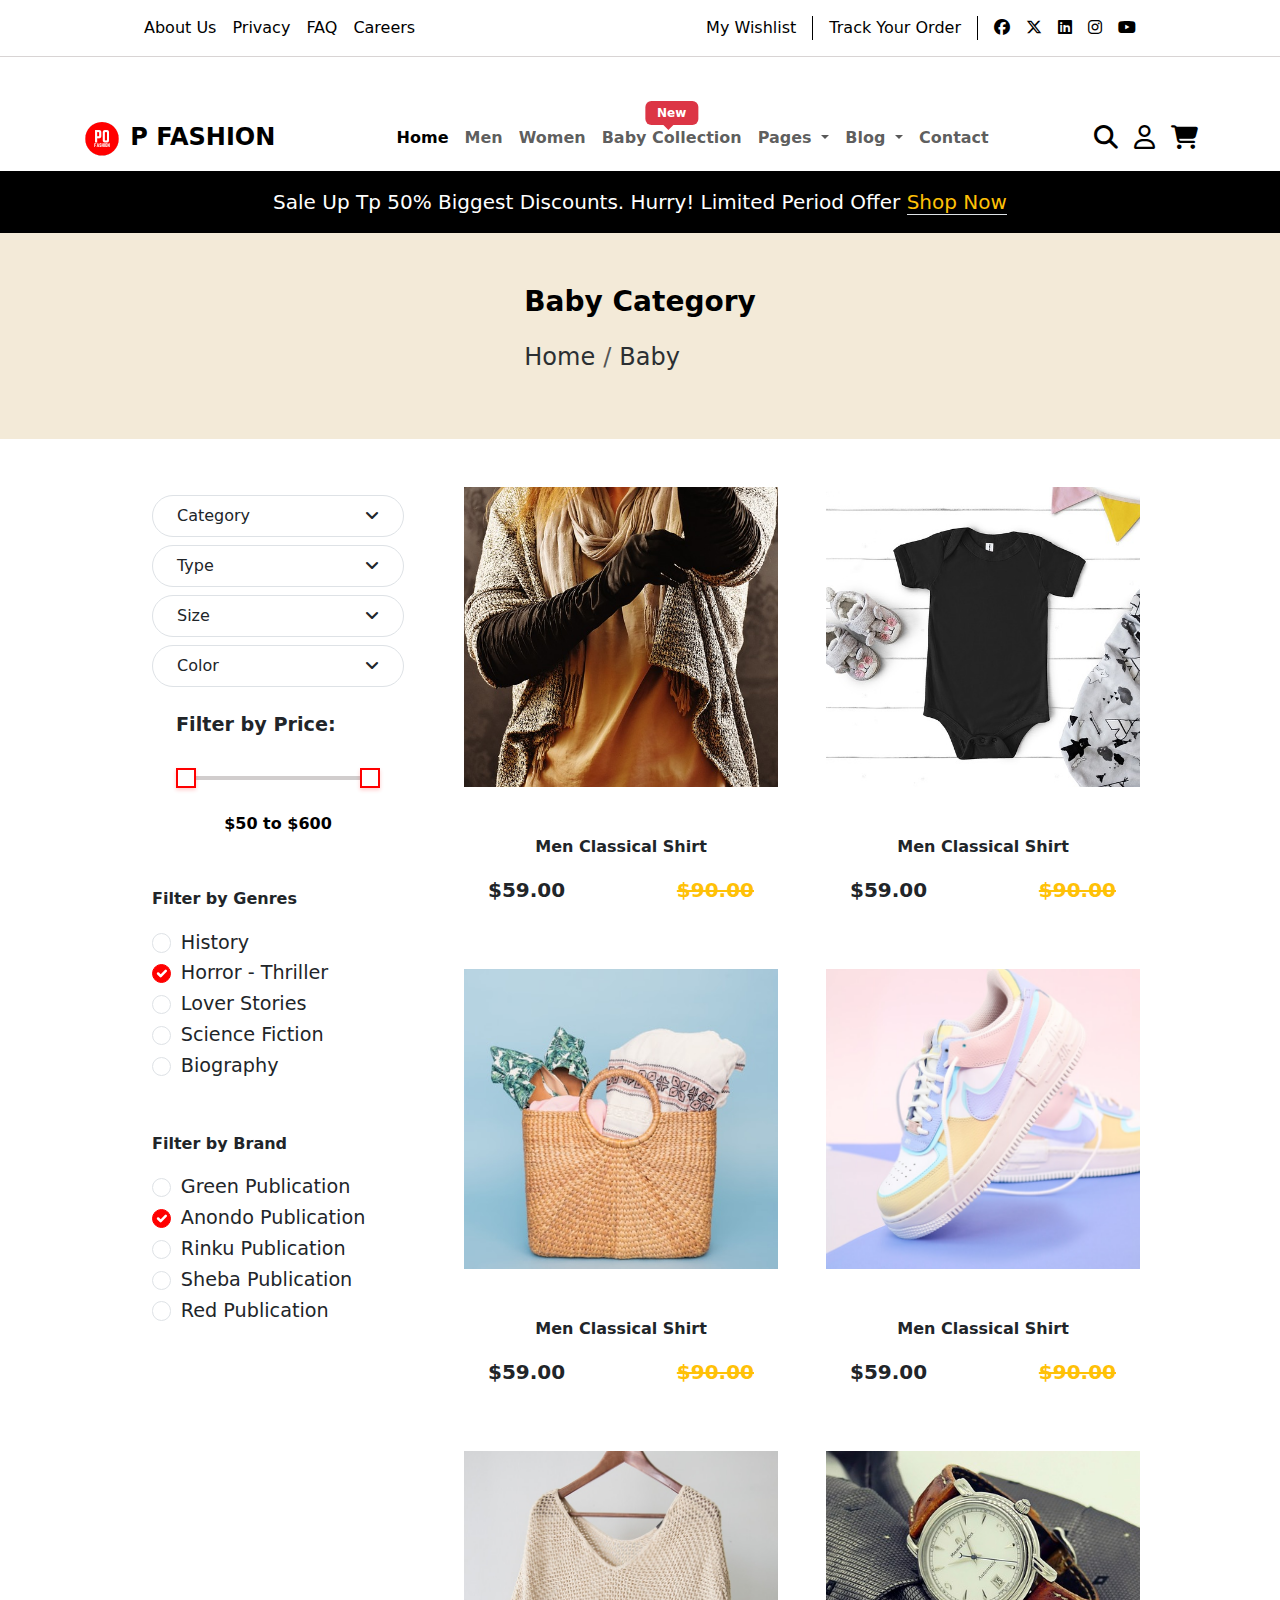
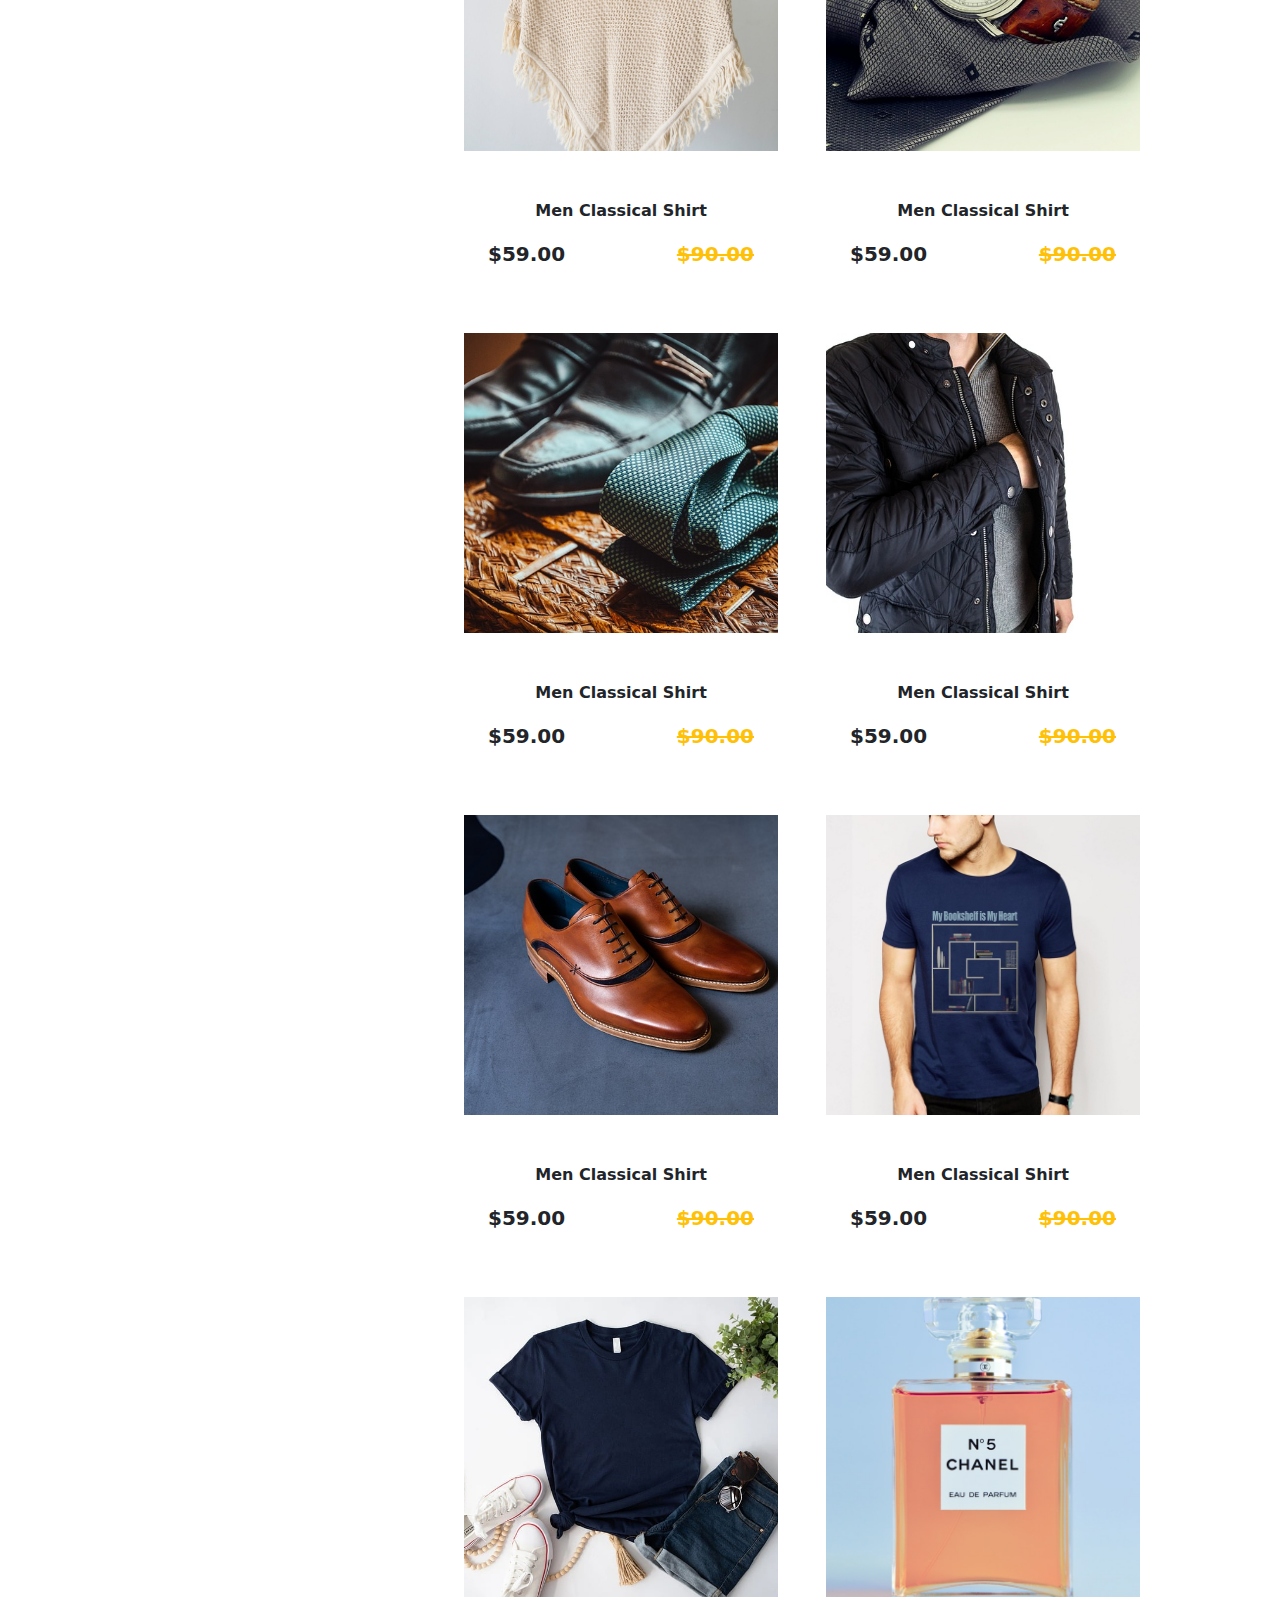
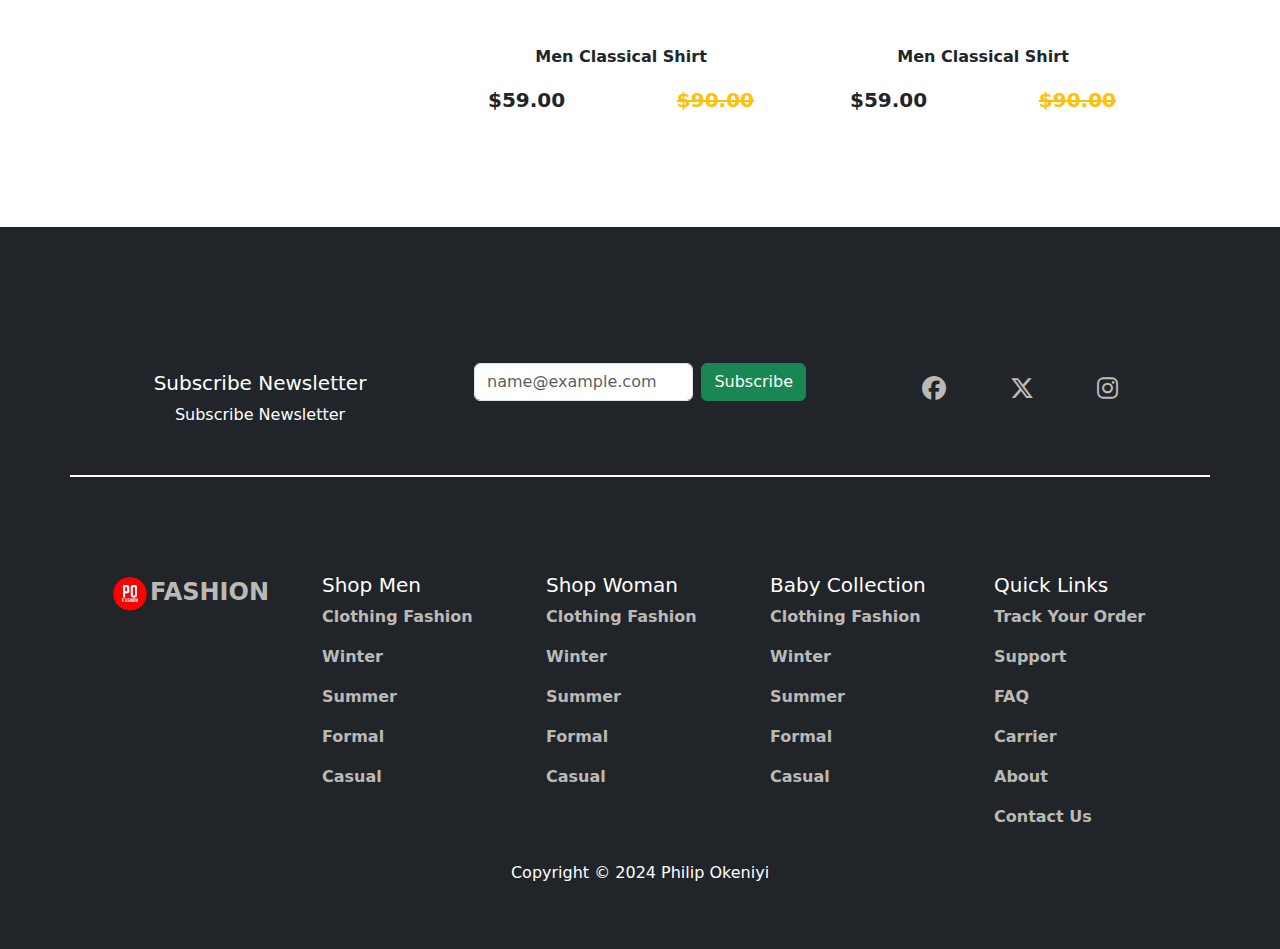
<file: Baby.html>
<!DOCTYPE html>
<html lang="en">
  <head>
    <meta charset="utf-8" />
    <meta name="viewport" content="width=device-width, initial-scale=1" />
    <meta name="description" content="Fashion " />
    <meta name="keywords" content="Fashion clothe" />
    <title>Baby Fashion</title>

    <link
      href="https://cdn.jsdelivr.net/npm/bootstrap@5.3.3/dist/css/bootstrap.min.css"
      rel="stylesheet"
    />
    <!-- font-awesome -->
    <link
      rel="stylesheet"
      href="https://cdnjs.cloudflare.com/ajax/libs/font-awesome/6.6.0/css/all.min.css"
    />
    <!-- google font start -->
    <link rel="preconnect" href="https://fonts.googleapis.com" />
    <link rel="preconnect" href="https://fonts.gstatic.com" crossorigin />
    <link
      href="https://fonts.googleapis.com/css2?family=Clicker+Script&family=Jost:ital,wght@0,100..900;1,100..900&display=swap"
      rel="stylesheet"
    />

    <!-- google font end -->

    <!-- Link Swiper's CSS -->
    <link
      rel="stylesheet"
      href="https://cdn.jsdelivr.net/npm/swiper@11/swiper-bundle.min.css"
    />

    <link
      rel="stylesheet"
      href="https://cdnjs.cloudflare.com/ajax/libs/font-awesome/6.6.0/css/all.min.css"
    />
    <link rel="icon" href="Images/po.png" type="image/x-icon" />
    <link rel="stylesheet" href="styles.css" />
  </head>

  <body>
    <div>
      <!-- header -->
      <header>
        <div class="header-container">
          <div class="header-top">
            <div class="header-top-left">
              <ul class="p-0 m-0">
                <li><a href="">About Us</a></li>
                <li><a href="">Privacy</a></li>
                <li><a href="">FAQ</a></li>
                <li><a href="">Careers</a></li>
              </ul>
            </div>

            <div class="header-top-right">
              <ul class="p-0 m-0">
                <li class="header-top-right-1"><a href="">My Wishlist</a></li>
                <li class="header-top-right-1">
                  <a href="">Track Your Order</a>
                </li>
              </ul>

              <ul class="p-0 m-0">
                <li>
                  <a href=""><i class="fa-brands fa-facebook"></i></a>
                </li>
                <li>
                  <a href=""><i class="fa-brands fa-x-twitter"></i></a>
                </li>
                <li>
                  <a href=""><i class="fa-brands fa-linkedin"></i></a>
                </li>
                <li>
                  <a href=""><i class="fa-brands fa-instagram"></i></a>
                </li>
                <li>
                  <a href=""><i class="fa-brands fa-youtube"></i></a>
                </li>
              </ul>
            </div>
          </div>
        </div>
        <div class="divider-line"></div>

        <div class="header-bottom mt-5">
          <!-- desktop nav-->
          <nav class="navbar navbar-expand-lg d-none d-lg-block">
            <div class="container-lg d-flex">
              <a href="index.html" class="navbar-brand fs-4 fw-bold">
                <img src="Images/po round.png" alt="" /> P FASHION</a
              >

              <button
                class="navbar-toggler"
                type="button"
                data-bs-toggle="collapse"
                data-bs-target="#navbarNavDropdown"
                aria-controls="navbarNavDropdown"
                aria-expanded="false"
                aria-label="Toggle navigation"
              >
                <span>Menu</span>
                <span class="navbar-toggler-icon"></span>
              </button>

              <div
                class="collapse navbar-collapse flex-grow-0"
                id="navbarNavDropdown"
              >
                <ul class="navbar-nav fs-6 fw-bold">
                  <li class="nav-item">
                    <a class="nav-link active" aria-current="page" href="index.html"
                      >Home</a
                    >
                  </li>
                  <li class="nav-item">
                    <a class="nav-link" href="men.html">Men</a>
                  </li>
                  <li class="nav-item">
                    <a class="nav-link" href="Women.html">Women</a>
                  </li>
                  <li class="nav-item">
                    <a class="nav-link position-relative" href="Baby.html"
                      >Baby Collection
                      <span
                        class="position-absolute start-50 translate-middle badge bg-danger comment-badge"
                      >
                        New
                      </span></a
                    >
                  </li>

                  <li class="nav-item dropdown">
                    <a
                      class="nav-link dropdown-toggle"
                      href="#"
                      role="button"
                      data-bs-toggle="dropdown"
                      aria-expanded="false"
                    >
                      Pages
                    </a>
                    <ul class="dropdown-menu">
                      <li><a class="dropdown-item" href="login.html">Login</a></li>
                      <li>
                        <a class="dropdown-item" href="cart.html">Cart</a>
                      </li>
                      <li>
                        <a class="dropdown-item" href="product.html">Product Details</a>
                      </li>
                      <li>
                        <a class="dropdown-item" href="#">Product Checkout</a>
                      </li>
                    </ul>
                  </li>

                  <li class="nav-item dropdown">
                    <a
                      class="nav-link dropdown-toggle"
                      href="blog.html"
                      role="button"
                      data-bs-toggle="dropdown"
                      aria-expanded="false"
                    >
                      Blog
                    </a>
                    <ul class="dropdown-menu">
                      <li><a class="dropdown-item" href="blog.html">Blog</a></li>

                      <li>
                        <a class="dropdown-item" href="#">Element</a>
                      </li>
                      <li>
                        <a class="dropdown-item" href="#">Blog Details</a>
                      </li>
                    </ul>
                  </li>

                  <li class="nav-item">
                    <a class="nav-link" href="contact.html">Contact</a>
                  </li>
                </ul>
              </div>

              <div class="header-bottom-right fs-4 fw-bold">
                <ul class="p-0 m-0">
                  <li>
                    <a href=""><i class="fa-solid fa-magnifying-glass"></i></a>
                  </li>
                  <li>
                    <a href=""><i class="fa-regular fa-user"></i></a>
                  </li>
                  <li>
                    <a href=""><i class="fa-solid fa-cart-shopping"></i></a>
                  </li>
                </ul>
              </div>
            </div>
          </nav>

          <!-- mobile nav -->
          <div
            class="d-flex justify-content-between w-100 px-sm-1 d-lg-none pt-4"
          >
            <a href="index.html" class="navbar-brand fs-4 fw-bold">
              <img src="Images/po round.png" alt="" /> P FASHION</a
            >

            <div class="header-bottom-right fs-4 fw-bold d-none d-sm-block">
              <ul class="p-0 m-0">
                <li>
                  <a href=""><i class="fa-solid fa-magnifying-glass"></i></a>
                </li>
                <li>
                  <a href=""><i class="fa-regular fa-user"></i></a>
                </li>
                <li>
                  <a href=""><i class="fa-solid fa-cart-shopping"></i></a>
                </li>
              </ul>
            </div>
          </div>

          <nav class="navbar navbar-expand-lg d-lg-none bg-body-secondary">
            <div class="container-lg d-flex flex-column">
              <div class="w-100 text-end">
                <button
                  class="navbar-toggler"
                  type="button"
                  data-bs-toggle="collapse"
                  data-bs-target="#navbarNavDropdown"
                  aria-controls="navbarNavDropdown"
                  aria-expanded="false"
                  aria-label="Toggle navigation"
                >
                  <span>Menu</span>
                  <span class="navbar-toggler-icon"></span>
                </button>

                <div
                  class="collapse navbar-collapse flex-grow-0 text-start"
                  id="navbarNavDropdown"
                >
                  <ul class="navbar-nav fs-6 fw-bold">
                    <li class="nav-item">
                      <a class="nav-link" aria-current="page" href="index.html">Home</a>
                    </li>
                    <li class="nav-item">
                      <a class="nav-link" href="men.html">Men</a>
                    </li>
                    <li class="nav-item">
                      <a class="nav-link" href="Women.html">Women</a>
                    </li>
                    <li class="nav-item">
                      <a class="nav-link position-relative" href="Baby.html"
                        >Baby Collection
                      </a>
                    </li>

                    <li class="nav-item dropdown">
                      <a
                        class="nav-link dropdown-toggle"
                        href="#"
                        role="button"
                        data-bs-toggle="dropdown"
                        aria-expanded="false"
                      >
                        Pages
                      </a>
                      <ul class="dropdown-menu">
                        <li><a class="dropdown-item" href="login.html">Login</a></li>
                        <li>
                          <a class="dropdown-item" href="cart.html">Cart</a>
                        </li>
                        <li>
                          <a class="dropdown-item" href="product.html">Product Details</a>
                        </li>
                        <li>
                          <a class="dropdown-item" href="#">Product Checkout</a>
                        </li>
                      </ul>
                    </li>

                    <li class="nav-item dropdown">
                      <a
                        class="nav-link dropdown-toggle"
                        href="#"
                        role="button"
                        data-bs-toggle="dropdown"
                        aria-expanded="false"
                      >
                        Blog
                      </a>
                      <ul class="dropdown-menu">
                        <li><a class="dropdown-item" href="blog.html">Blog</a></li>

                        <li>
                          <a class="dropdown-item" href="#">Element</a>
                        </li>
                        <li>
                          <a class="dropdown-item" href="#">Blog Details</a>
                        </li>
                      </ul>
                    </li>

                    <li class="nav-item">
                      <a class="nav-link" href="contact.html">Contact</a>
                    </li>
                  </ul>
                </div>
              </div>
            </div>
          </nav>
        </div>

        <div
          class="bg-black d-flex justify-content-center py-3 d-none d-lg-flex"
        >
          <p class="text-white p-0 m-0 fs-5">
            Sale Up Tp 50% Biggest Discounts. Hurry! Limited Period Offer
            <a href="product.html" class="text-warning text-decoration-none border-bottom"
              >Shop Now</a
            >
          </p>
        </div>
      </header>

      <!-- main -->
      <main class="d-flex flex-column">
        <section class="the-breadcrumb-area">
          <div
            class="container-fluid d-flex align-items-center justify-content-center p-5"
          >
            <div class="text-center">
              <nav aria-label="breadcrumb">
                <ol class="breadcrumb fs-3 fw-bold">
                  <li
                    class="breadcrumb-item active text-black"
                    aria-current="page"
                  >
                    Baby Category
                  </li>
                </ol>
              </nav>

              <nav aria-label="breadcrumb">
                <ol class="breadcrumb fs-4">
                  <li class="breadcrumb-item">
                    <a
                      href="#"
                      class="text-secondary-emphasis text-decoration-none"
                      >Home</a
                    >
                  </li>
                  <li class="breadcrumb-item active" aria-current="page">
                    <a
                      href=""
                      class="text-secondary-emphasis text-decoration-none"
                      >Baby</a
                    >
                  </li>
                </ol>
              </nav>
            </div>
          </div>
        </section>

        <!-- category -->
        <section class="my-5">
          <section class="d-flex justify-content-center">
            <div
              class="row gap-4 d-flex justify-content-between category-container"
            >
              <!-- First column category-left-->
              <div class="col-3 category-left px-4 py-2">
                <!-- dropdown -->

                <div class="d-flex flex-column gap-2">
                  <div class="dropdown">
                    <a
                      class="btn border w-100 d-flex justify-content-between px-4 py-2"
                      href="#"
                      role="button"
                      data-bs-toggle="dropdown"
                      aria-expanded="false"
                      style="border-radius: 50px"
                    >
                      Category
                      <span><i class="fa-solid fa-angle-down"></i></span>
                    </a>

                    <ul class="dropdown-menu w-100">
                      <li><a class="dropdown-item" href="#">MEN</a></li>
                      <li><a class="dropdown-item" href="#">WOMEN</a></li>
                      <li><a class="dropdown-item" href="#">KIDS</a></li>
                    </ul>
                  </div>
                  <div class="dropdown">
                    <a
                      class="btn border w-100 d-flex justify-content-between px-4 py-2"
                      href="#"
                      role="button"
                      data-bs-toggle="dropdown"
                      aria-expanded="false"
                      style="border-radius: 50px"
                    >
                      Type <span><i class="fa-solid fa-angle-down"></i></span>
                    </a>

                    <ul class="dropdown-menu w-100">
                      <li><a class="dropdown-item" href="#">Short</a></li>
                      <li><a class="dropdown-item" href="#">Long</a></li>
                      <li><a class="dropdown-item" href="#"></a></li>
                    </ul>
                  </div>
                  <div class="dropdown">
                    <a
                      class="btn border w-100 d-flex justify-content-between px-4 py-2"
                      href="#"
                      role="button"
                      data-bs-toggle="dropdown"
                      aria-expanded="false"
                      style="border-radius: 50px"
                    >
                      Size <span><i class="fa-solid fa-angle-down"></i></span>
                    </a>

                    <ul class="dropdown-menu w-100">
                      <li><a class="dropdown-item" href="#">M</a></li>
                      <li><a class="dropdown-item" href="#">L</a></li>
                      <li><a class="dropdown-item" href="#">XL</a></li>
                    </ul>
                  </div>
                  <div class="dropdown">
                    <a
                      class="btn border w-100 d-flex justify-content-between px-4 py-2"
                      href="#"
                      role="button"
                      data-bs-toggle="dropdown"
                      aria-expanded="false"
                      style="border-radius: 50px"
                    >
                      Color <span><i class="fa-solid fa-angle-down"></i></span>
                    </a>

                    <ul class="dropdown-menu w-100">
                      <li><a class="dropdown-item" href="#">White</a></li>
                      <li><a class="dropdown-item" href="#">Black</a></li>
                      <li><a class="dropdown-item" href="#">Red</a></li>
                    </ul>
                  </div>
                </div>

                <!-- range -->
                <div class="m-4">
                  <div class="my-price-range-container fw-bold">
                    <label for="my-price-range-slider">Filter by Price:</label>

                    <div class="my-price-range-slider-wrapper">
                      <input
                        type="range"
                        id="my-price-range-min-slider"
                        min="50"
                        max="600"
                        step="10"
                        value="50"
                      />
                      <input
                        type="range"
                        id="my-price-range-max-slider"
                        min="50"
                        max="600"
                        step="10"
                        value="600"
                      />
                    </div>

                    <div class="my-price-range-display">
                      <span id="my-price-range-min">$50</span> to
                      <span id="my-price-range-max">$600</span>
                    </div>
                  </div>
                </div>

                <!-- Filter By Genres -->
                <div class="mt-5">
                  <div class="my-genres-container">
                    <label for="my-price-range-slider" class="fs-6 fw-bold"
                      >Filter by Genres</label
                    >

                    <div class="form-check mt-3">
                      <label class="form-check-label" for="flexCheckDefault">
                        <input
                          class="form-check-input"
                          type="checkbox"
                          value=""
                          id="flexCheckDefault"
                        />

                        History
                      </label>
                    </div>

                    <div class="form-check">
                      <label class="form-check-label" for="flexCheckChecked">
                        <input
                          class="form-check-input"
                          type="checkbox"
                          value=""
                          id="flexCheckChecked"
                          checked
                        />

                        Horror - Thriller
                      </label>
                    </div>

                    <div class="form-check">
                      <label class="form-check-label" for="flexCheckChecked">
                        <input
                          class="form-check-input"
                          type="checkbox"
                          value=""
                          id="flexCheckChecked"
                        />

                        Lover Stories
                      </label>
                    </div>

                    <div class="form-check">
                      <label class="form-check-label" for="flexCheckChecked">
                        <input
                          class="form-check-input"
                          type="checkbox"
                          value=""
                          id="flexCheckChecked"
                        />

                        Science Fiction
                      </label>
                    </div>

                    <div class="form-check">
                      <label class="form-check-label" for="flexCheckChecked">
                        <input
                          class="form-check-input"
                          type="checkbox"
                          value=""
                          id="flexCheckChecked"
                        />

                        Biography
                      </label>
                    </div>
                  </div>
                </div>

                <!-- Filter By Brand -->

                <div class="mt-5">
                  <div class="my-brand-container">
                    <label for="my-brand-range-slider" class="fs-6 fw-bold"
                      >Filter by Brand</label
                    >

                    <div class="form-check mt-3">
                      <input
                        class="form-check-input"
                        type="checkbox"
                        value=""
                        id="flexCheckDefault"
                      />
                      <label class="form-check-label" for="flexCheckDefault">
                        Green Publication
                      </label>
                    </div>

                    <div class="form-check">
                      <input
                        class="form-check-input"
                        type="checkbox"
                        value=""
                        id="flexCheckChecked"
                        checked
                      />
                      <label class="form-check-label" for="flexCheckChecked">
                        Anondo Publication
                      </label>
                    </div>

                    <div class="form-check">
                      <input
                        class="form-check-input"
                        type="checkbox"
                        value=""
                        id="flexCheckChecked"
                      />
                      <label class="form-check-label" for="flexCheckChecked">
                        Rinku Publication
                      </label>
                    </div>

                    <div class="form-check">
                      <input
                        class="form-check-input"
                        type="checkbox"
                        value=""
                        id="flexCheckChecked"
                      />
                      <label class="form-check-label" for="flexCheckChecked">
                        Sheba Publication
                      </label>
                    </div>

                    <div class="form-check">
                      <input
                        class="form-check-input"
                        type="checkbox"
                        value=""
                        id="flexCheckChecked"
                      />
                      <label class="form-check-label" for="flexCheckChecked">
                        Red Publication
                      </label>
                    </div>
                  </div>
                </div>
              </div>

              <!-- Second column category-right-->
              <div class="col d-flex justify-content-center">
                <!-- Inner row with three columns -->
                <div class="row g-5">

                  <div
                    class="col-12 col-sm-12 col-md-6 col-lg-6 col-xl-6 col-xxl-4"
                  >
                    <div class="card category-right">
                      <div class="ttwc-image">
                        <img src="Images/fas-women 1.jpg" alt="" />
                        <p id="ttwc-image-link">
                          <a href=""
                            ><i class="fa-solid fa-cart-shopping"></i
                          ></a>
                          <a href=""><i class="fa-regular fa-heart"></i></a>
                          <a href=""
                            ><i class="fa-solid fa-magnifying-glass"></i
                          ></a>
                        </p>
                      </div>
                      <div>
                        <p class="text-center fs-6 mt-5 fw-bold">
                          Men Classical Shirt
                        </p>
                        <p class="fs-5 fw-bold px-4">
                          $59.00<span
                            class="text-decoration-line-through text-warning fw-bold fs-5 float-end"
                            >$90.00</span
                          >
                        </p>
                      </div>
                    </div>
                  </div>

                  <div
                    class="col-12 col-sm-12 col-md-6 col-lg-6 col-xl-6 col-xxl-4"
                  >
                    <div class="card category-right">
                      <div class="ttwc-image">
                        <img src="Images/baby fas5.jpg" alt="" />
                        <p id="ttwc-image-link">
                          <a href=""
                            ><i class="fa-solid fa-cart-shopping"></i
                          ></a>
                          <a href=""><i class="fa-regular fa-heart"></i></a>
                          <a href=""
                            ><i class="fa-solid fa-magnifying-glass"></i
                          ></a>
                        </p>
                      </div>
                      <div>
                        <p class="text-center fs-6 mt-5 fw-bold">
                          Men Classical Shirt
                        </p>
                        <p class="fs-5 fw-bold px-4">
                          $59.00<span
                            class="text-decoration-line-through text-warning fw-bold fs-5 float-end"
                            >$90.00</span
                          >
                        </p>
                      </div>
                    </div>
                  </div>

                  <div
                    class="col-12 col-sm-12 col-md-6 col-lg-6 col-xl-6 col-xxl-4"
                  >
                    <div class="card category-right">
                      <div class="ttwc-image">
                        <img src="Images/yml3.jpg" alt="" />
                        <p id="ttwc-image-link">
                          <a href=""
                            ><i class="fa-solid fa-cart-shopping"></i
                          ></a>
                          <a href=""><i class="fa-regular fa-heart"></i></a>
                          <a href=""
                            ><i class="fa-solid fa-magnifying-glass"></i
                          ></a>
                        </p>
                      </div>
                      <div>
                        <p class="text-center fs-6 mt-5 fw-bold">
                          Men Classical Shirt
                        </p>
                        <p class="fs-5 fw-bold px-4">
                          $59.00<span
                            class="text-decoration-line-through text-warning fw-bold fs-5 float-end"
                            >$90.00</span
                          >
                        </p>
                      </div>
                    </div>
                  </div>

                  <div
                    class="col-12 col-sm-12 col-md-6 col-lg-6 col-xl-6 col-xxl-4"
                  >
                    <div class="card category-right">
                      <div class="ttwc-image">
                        <img src="Images/yml4.jpg" alt="" />
                        <p id="ttwc-image-link">
                          <a href=""
                            ><i class="fa-solid fa-cart-shopping"></i
                          ></a>
                          <a href=""><i class="fa-regular fa-heart"></i></a>
                          <a href=""
                            ><i class="fa-solid fa-magnifying-glass"></i
                          ></a>
                        </p>
                      </div>
                      <div>
                        <p class="text-center fs-6 mt-5 fw-bold">
                          Men Classical Shirt
                        </p>
                        <p class="fs-5 fw-bold px-4">
                          $59.00<span
                            class="text-decoration-line-through text-warning fw-bold fs-5 float-end"
                            >$90.00</span
                          >
                        </p>
                      </div>
                    </div>
                  </div>

                  <div
                    class="col-12 col-sm-12 col-md-6 col-lg-6 col-xl-6 col-xxl-4"
                  >
                    <div class="card category-right">
                      <div class="ttwc-image">
                        <img src="Images/yml7.jpg" alt="" />
                        <p id="ttwc-image-link">
                          <a href=""
                            ><i class="fa-solid fa-cart-shopping"></i
                          ></a>
                          <a href=""><i class="fa-regular fa-heart"></i></a>
                          <a href=""
                            ><i class="fa-solid fa-magnifying-glass"></i
                          ></a>
                        </p>
                      </div>
                      <div>
                        <p class="text-center fs-6 mt-5 fw-bold">
                          Men Classical Shirt
                        </p>
                        <p class="fs-5 fw-bold px-4">
                          $59.00<span
                            class="text-decoration-line-through text-warning fw-bold fs-5 float-end"
                            >$90.00</span
                          >
                        </p>
                      </div>
                    </div>
                  </div>

                  <div
                    class="col-12 col-sm-12 col-md-6 col-lg-6 col-xl-6 col-xxl-4"
                  >
                    <div class="card category-right">
                      <div class="ttwc-image">
                        <img src="Images/men fas1.jpg" alt="" />
                        <p id="ttwc-image-link">
                          <a href=""
                            ><i class="fa-solid fa-cart-shopping"></i
                          ></a>
                          <a href=""><i class="fa-regular fa-heart"></i></a>
                          <a href=""
                            ><i class="fa-solid fa-magnifying-glass"></i
                          ></a>
                        </p>
                      </div>
                      <div>
                        <p class="text-center fs-6 mt-5 fw-bold">
                          Men Classical Shirt
                        </p>
                        <p class="fs-5 fw-bold px-4">
                          $59.00<span
                            class="text-decoration-line-through text-warning fw-bold fs-5 float-end"
                            >$90.00</span
                          >
                        </p>
                      </div>
                    </div>
                  </div>

                  <div
                    class="col-12 col-sm-12 col-md-6 col-lg-6 col-xl-6 col-xxl-4"
                  >
                    <div class="card category-right">
                      <div class="ttwc-image">
                        <img src="Images/men fas2.jpg" alt="" />
                        <p id="ttwc-image-link">
                          <a href=""
                            ><i class="fa-solid fa-cart-shopping"></i
                          ></a>
                          <a href=""><i class="fa-regular fa-heart"></i></a>
                          <a href=""
                            ><i class="fa-solid fa-magnifying-glass"></i
                          ></a>
                        </p>
                      </div>
                      <div>
                        <p class="text-center fs-6 mt-5 fw-bold">
                          Men Classical Shirt
                        </p>
                        <p class="fs-5 fw-bold px-4">
                          $59.00<span
                            class="text-decoration-line-through text-warning fw-bold fs-5 float-end"
                            >$90.00</span
                          >
                        </p>
                      </div>
                    </div>
                  </div>

                  <div
                    class="col-12 col-sm-12 col-md-6 col-lg-6 col-xl-6 col-xxl-4"
                  >
                    <div class="card category-right">
                      <div class="ttwc-image">
                        <img src="Images/men fas4.jpg" alt="" />
                        <p id="ttwc-image-link">
                          <a href=""
                            ><i class="fa-solid fa-cart-shopping"></i
                          ></a>
                          <a href=""><i class="fa-regular fa-heart"></i></a>
                          <a href=""
                            ><i class="fa-solid fa-magnifying-glass"></i
                          ></a>
                        </p>
                      </div>
                      <div>
                        <p class="text-center fs-6 mt-5 fw-bold">
                          Men Classical Shirt
                        </p>
                        <p class="fs-5 fw-bold px-4">
                          $59.00<span
                            class="text-decoration-line-through text-warning fw-bold fs-5 float-end"
                            >$90.00</span
                          >
                        </p>
                      </div>
                    </div>
                  </div>

                  <div
                    class="col-12 col-sm-12 col-md-6 col-lg-6 col-xl-6 col-xxl-4"
                  >
                    <div class="card category-right">
                      <div class="ttwc-image">
                        <img src="Images/men fas5.jpg" alt="" />
                        <p id="ttwc-image-link">
                          <a href=""
                            ><i class="fa-solid fa-cart-shopping"></i
                          ></a>
                          <a href=""><i class="fa-regular fa-heart"></i></a>
                          <a href=""
                            ><i class="fa-solid fa-magnifying-glass"></i
                          ></a>
                        </p>
                      </div>
                      <div>
                        <p class="text-center fs-6 mt-5 fw-bold">
                          Men Classical Shirt
                        </p>
                        <p class="fs-5 fw-bold px-4">
                          $59.00<span
                            class="text-decoration-line-through text-warning fw-bold fs-5 float-end"
                            >$90.00</span
                          >
                        </p>
                      </div>
                    </div>
                  </div>

                  <div
                    class="col-12 col-sm-12 col-md-6 col-lg-6 col-xl-6 col-xxl-4"
                  >
                    <div class="card category-right">
                      <div class="ttwc-image">
                        <img src="Images/men fas6.jpg" alt="" />
                        <p id="ttwc-image-link">
                          <a href=""
                            ><i class="fa-solid fa-cart-shopping"></i
                          ></a>
                          <a href=""><i class="fa-regular fa-heart"></i></a>
                          <a href=""
                            ><i class="fa-solid fa-magnifying-glass"></i
                          ></a>
                        </p>
                      </div>
                      <div>
                        <p class="text-center fs-6 mt-5 fw-bold">
                          Men Classical Shirt
                        </p>
                        <p class="fs-5 fw-bold px-4">
                          $59.00<span
                            class="text-decoration-line-through text-warning fw-bold fs-5 float-end"
                            >$90.00</span
                          >
                        </p>
                      </div>
                    </div>
                  </div>

                  <div
                    class="col-12 col-sm-12 col-md-6 col-lg-6 col-xl-6 col-xxl-4"
                  >
                    <div class="card category-right">
                      <div class="ttwc-image">
                        <img src="Images/fas-women 4.jpg" alt="" />
                        <p id="ttwc-image-link">
                          <a href=""
                            ><i class="fa-solid fa-cart-shopping"></i
                          ></a>
                          <a href=""><i class="fa-regular fa-heart"></i></a>
                          <a href=""
                            ><i class="fa-solid fa-magnifying-glass"></i
                          ></a>
                        </p>
                      </div>
                      <div>
                        <p class="text-center fs-6 mt-5 fw-bold">
                          Men Classical Shirt
                        </p>
                        <p class="fs-5 fw-bold px-4">
                          $59.00<span
                            class="text-decoration-line-through text-warning fw-bold fs-5 float-end"
                            >$90.00</span
                          >
                        </p>
                      </div>
                    </div>
                  </div>

                  <div
                    class="col-12 col-sm-12 col-md-6 col-lg-6 col-xl-6 col-xxl-4"
                  >
                    <div class="card category-right">
                      <div class="ttwc-image">
                        <img src="Images/yml8.jpg" alt="" />
                        <p id="ttwc-image-link">
                          <a href=""
                            ><i class="fa-solid fa-cart-shopping"></i
                          ></a>
                          <a href=""><i class="fa-regular fa-heart"></i></a>
                          <a href=""
                            ><i class="fa-solid fa-magnifying-glass"></i
                          ></a>
                        </p>
                      </div>
                      <div>
                        <p class="text-center fs-6 mt-5 fw-bold">
                          Men Classical Shirt
                        </p>
                        <p class="fs-5 fw-bold px-4">
                          $59.00<span
                            class="text-decoration-line-through text-warning fw-bold fs-5 float-end"
                            >$90.00</span
                          >
                        </p>
                      </div>
                    </div>
                  </div>
                </div>
              </div>
            </div>
          </section>
        </section>
      </main>
      <!-- footer -->
      <footer class="footer py-5 mt-5">
        <section class="container footer-1">
          <div class="row row-cols-1 row-cols-md-2 row-cols-lg-3 g-4">
            <div class="col">
              <div class="card">
                <div class="card-body text-center">
                  <h5 class="card-title">Subscribe Newsletter</h5>
                  <p class="card-text">Subscribe Newsletter</p>
                </div>
              </div>
            </div>

            <div class="col">
              <div class="card">
                <nav class="navbar">
                  <div class="container-fluid">
                    <form class="d-flex w-100" role="search">
                      <input
                        type="email"
                        class="form-control me-2 w-100"
                        id="exampleFormControlInput1"
                        placeholder="name@example.com"
                      />
                      <button class="btn btn-success" type="submit">
                        Subscribe
                      </button>
                    </form>
                  </div>
                </nav>
              </div>
            </div>

            <div class="col">
              <div class="card">
                <div class="card-body text-center">
                  <p
                    class="card-text fs-4 d-flex justify-content-evenly social-med"
                  >
                    <a href=""><i class="fa-brands fa-facebook"></i></a>
                    <a href=""><i class="fa-brands fa-x-twitter"></i></a>
                    <a href=""><i class="fa-brands fa-instagram"></i></a>
                  </p>
                </div>
              </div>
            </div>
          </div>
        </section>

        <!-- footer2 -->

        <section class="container footer-two">
          <div
            class="row row-cols-1 row row-cols-sm-2 row-cols-md-2 row-cols-lg-5 g-1"
          >
            <div class="col">
              <div class="card">
                <div class="card-body text-start">
                  <div class="container-lg d-flex">
                    <h5>
                      <a href="#" class="fs-4 fw-bold">
                        <img src="Images/po round.png" alt="" />FASHION</a
                      >
                    </h5>
                  </div>
                </div>
              </div>
            </div>

            <div class="col">
              <div class="card">
                <div class="card-body text-start">
                  <h5 class="card-title">Shop Men</h5>
                  <ul class="list-group list-unstyled">
                    <li><a href="">Clothing Fashion</a></li>
                    <li><a href="">Winter</a></li>
                    <li><a href="">Summer</a></li>
                    <li><a href="">Formal</a></li>
                    <li><a href="">Casual</a></li>
                  </ul>
                </div>
              </div>
            </div>

            <div class="col">
              <div class="card">
                <div class="card-body text-start">
                  <h5 class="card-title">Shop Woman</h5>
                  <ul class="list-group list-unstyled">
                    <li><a href="">Clothing Fashion</a></li>
                    <li><a href="">Winter</a></li>
                    <li><a href="">Summer</a></li>
                    <li><a href="">Formal</a></li>
                    <li><a href="">Casual</a></li>
                  </ul>
                </div>
              </div>
            </div>

            <div class="col">
              <div class="card">
                <div class="card-body text-start">
                  <h5 class="card-title">Baby Collection</h5>
                  <ul class="list-group list-unstyled">
                    <li><a href="">Clothing Fashion</a></li>
                    <li><a href="">Winter</a></li>
                    <li><a href="">Summer</a></li>
                    <li><a href="">Formal</a></li>
                    <li><a href="">Casual</a></li>
                  </ul>
                </div>
              </div>
            </div>

            <div class="col">
              <div class="card">
                <div class="card-body text-start">
                  <h5 class="card-title">Quick Links</h5>
                  <ul class="list-group list-unstyled">
                    <li><a href="">Track Your Order</a></li>
                    <li><a href="">Support</a></li>
                    <li><a href="">FAQ</a></li>
                    <li><a href="">Carrier</a></li>
                    <li><a href="">About</a></li>
                    <li><a href="">Contact Us</a></li>
                  </ul>
                </div>
              </div>
            </div>
          </div>
        </section>

        <!-- copyright -->
        <section class="container footer-3 text-center text-white">
          <p>Copyright &copy; 2024 Philip Okeniyi</p>
        </section>
      </footer>
    </div>
    <script src="https://cdn.jsdelivr.net/npm/swiper@11/swiper-bundle.min.js"></script>
    <script src="https://cdn.jsdelivr.net/npm/bootstrap@5.3.3/dist/js/bootstrap.bundle.min.js"></script>

    <script src="rangePrice.js"></script>
  </body>
</html>
</file>
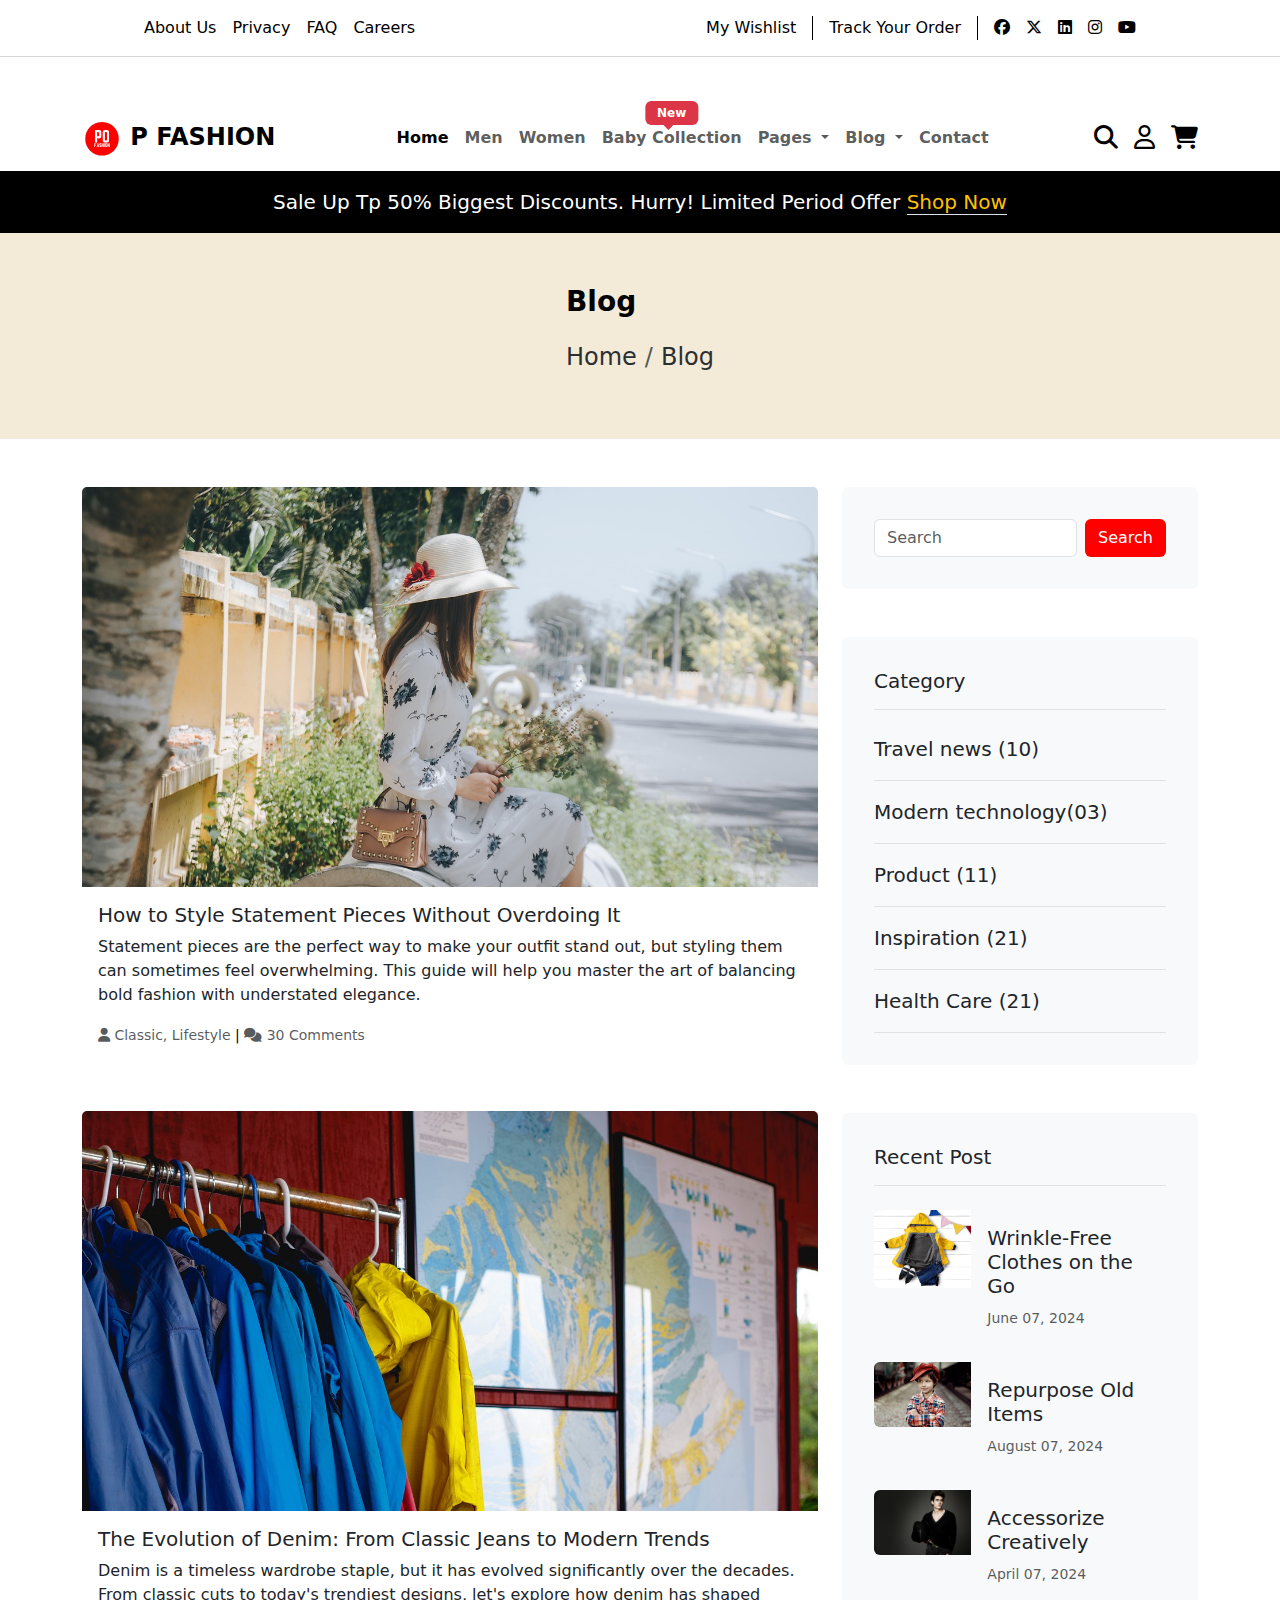
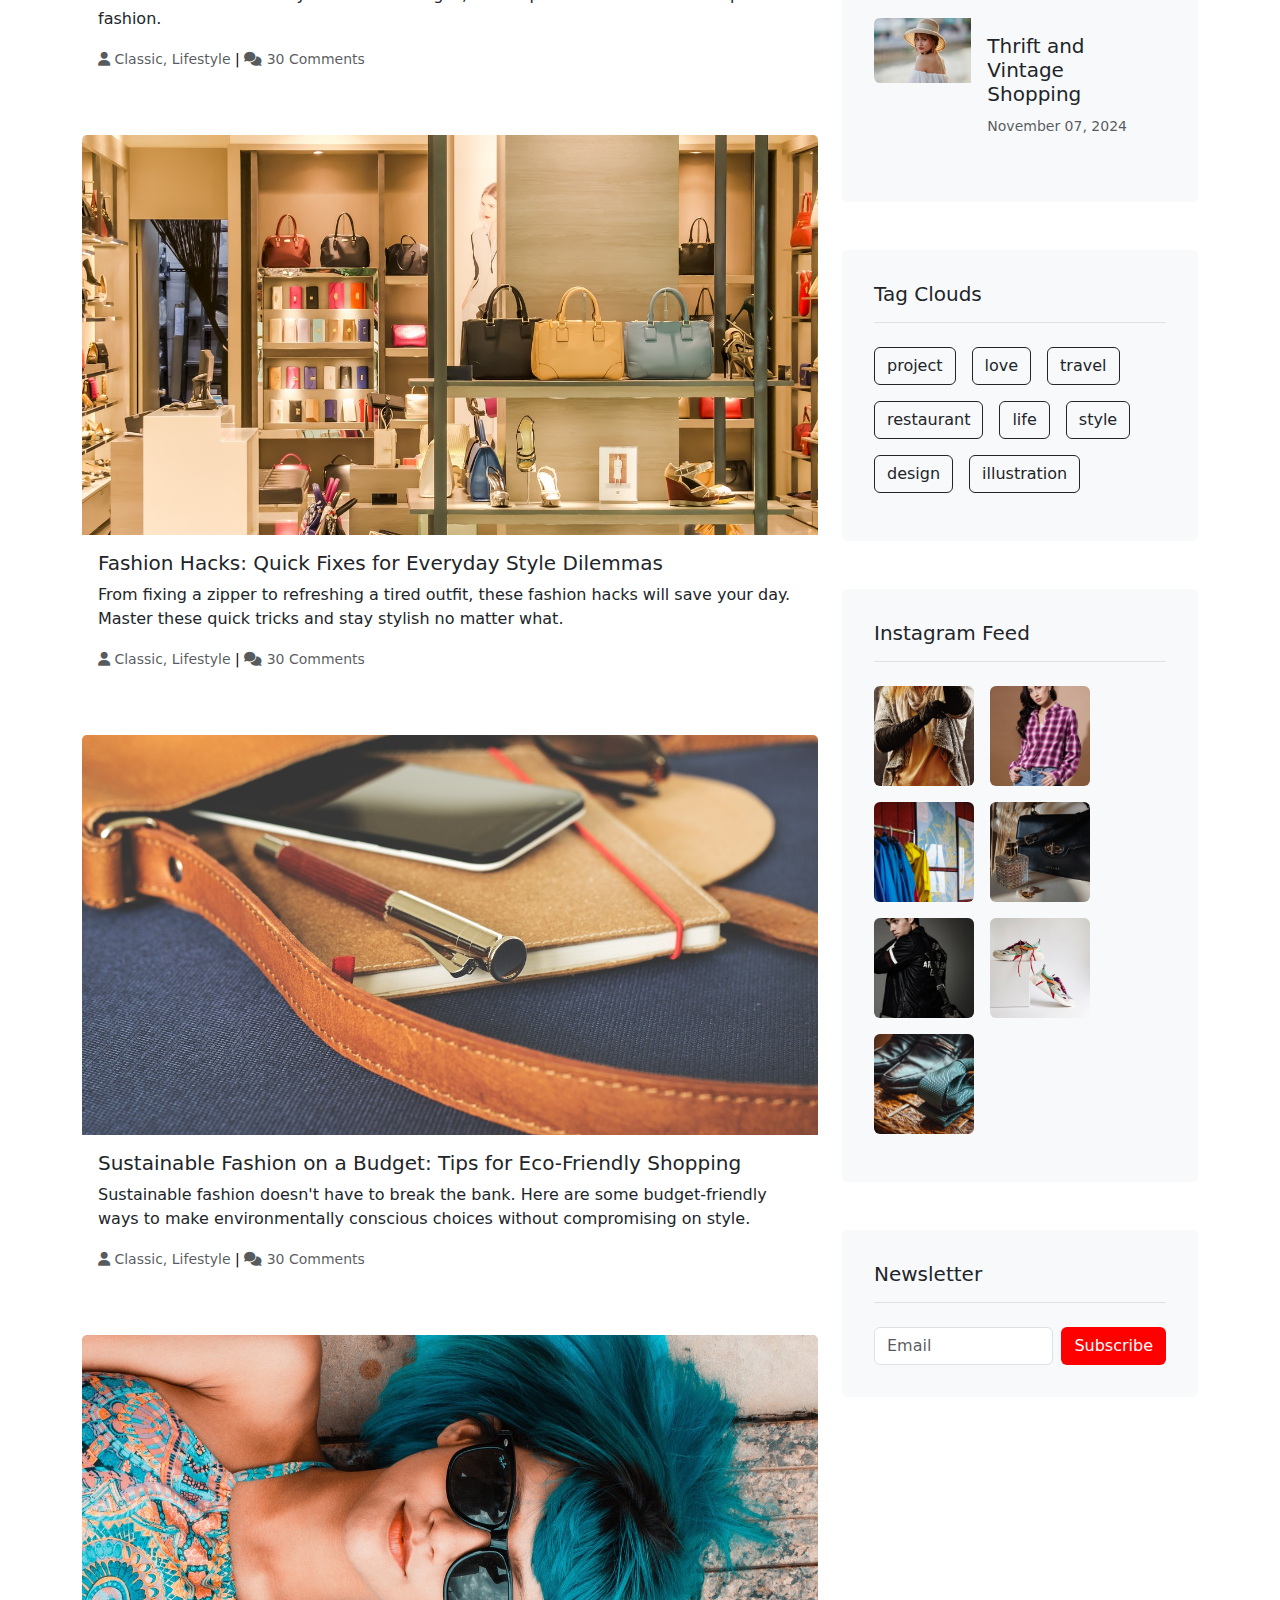
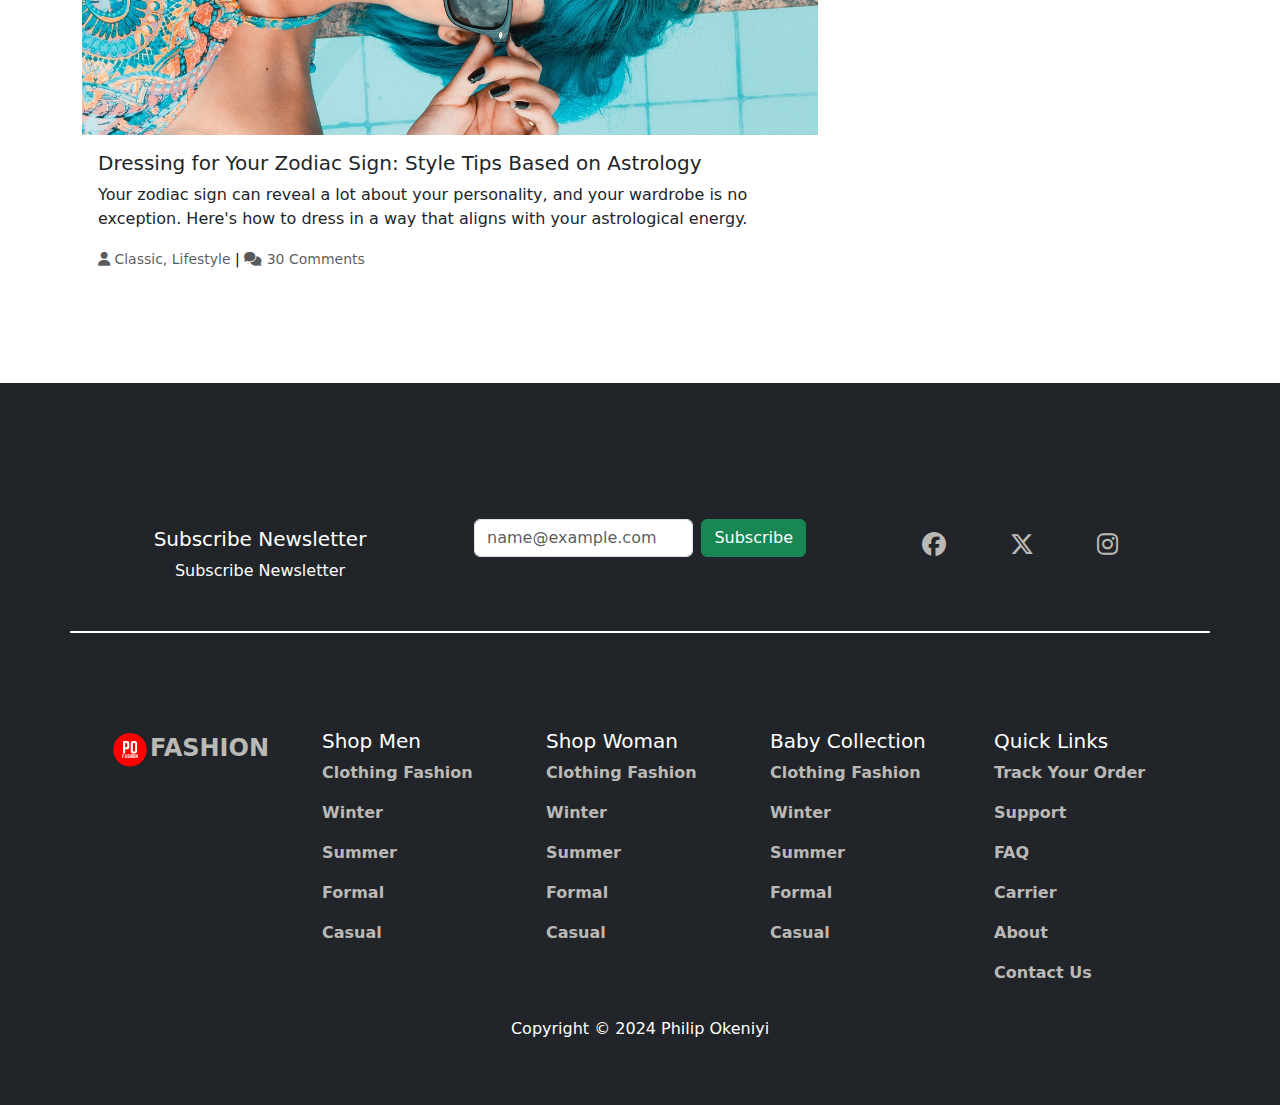
<file: blog.html>
<!DOCTYPE html>
<html lang="en">
  <head>
    <meta charset="utf-8" />
    <meta name="viewport" content="width=device-width, initial-scale=1" />
    <meta name="description" content="Fashion " />
    <meta name="keywords" content="Fashion clothe" />
    <title>Blog</title>

    <link
      href="https://cdn.jsdelivr.net/npm/bootstrap@5.3.3/dist/css/bootstrap.min.css"
      rel="stylesheet"
    />
    <!-- font-awesome -->
    <link
      rel="stylesheet"
      href="https://cdnjs.cloudflare.com/ajax/libs/font-awesome/6.6.0/css/all.min.css"
    />
    <!-- google font start -->
    <link rel="preconnect" href="https://fonts.googleapis.com" />
    <link rel="preconnect" href="https://fonts.gstatic.com" crossorigin />
    <link
      href="https://fonts.googleapis.com/css2?family=Clicker+Script&family=Jost:ital,wght@0,100..900;1,100..900&display=swap"
      rel="stylesheet"
    />

    <!-- google font end -->

    <!-- Link Swiper's CSS -->
    <link
      rel="stylesheet"
      href="https://cdn.jsdelivr.net/npm/swiper@11/swiper-bundle.min.css"
    />

    <link
      rel="stylesheet"
      href="https://cdnjs.cloudflare.com/ajax/libs/font-awesome/6.6.0/css/all.min.css"
    />
    <link rel="icon" href="Images/po.png" type="image/x-icon" />
    <link rel="stylesheet" href="styles.css" />
  </head>

  <body>
    <div>
      <!-- header -->
      <header>
        <div class="header-container">
          <div class="header-top">
            <div class="header-top-left">
              <ul class="p-0 m-0">
                <li><a href="">About Us</a></li>
                <li><a href="">Privacy</a></li>
                <li><a href="">FAQ</a></li>
                <li><a href="">Careers</a></li>
              </ul>
            </div>

            <div class="header-top-right">
              <ul class="p-0 m-0">
                <li class="header-top-right-1"><a href="">My Wishlist</a></li>
                <li class="header-top-right-1">
                  <a href="">Track Your Order</a>
                </li>
              </ul>

              <ul class="p-0 m-0">
                <li>
                  <a href=""><i class="fa-brands fa-facebook"></i></a>
                </li>
                <li>
                  <a href=""><i class="fa-brands fa-x-twitter"></i></a>
                </li>
                <li>
                  <a href=""><i class="fa-brands fa-linkedin"></i></a>
                </li>
                <li>
                  <a href=""><i class="fa-brands fa-instagram"></i></a>
                </li>
                <li>
                  <a href=""><i class="fa-brands fa-youtube"></i></a>
                </li>
              </ul>
            </div>
          </div>
        </div>
        <div class="divider-line"></div>

        <div class="header-bottom mt-5">
          <!-- desktop nav-->
          <nav class="navbar navbar-expand-lg d-none d-lg-block">
            <div class="container-lg d-flex">
              <a href="index.html" class="navbar-brand fs-4 fw-bold">
                <img src="Images/po round.png" alt="" /> P FASHION</a
              >

              <button
                class="navbar-toggler"
                type="button"
                data-bs-toggle="collapse"
                data-bs-target="#navbarNavDropdown"
                aria-controls="navbarNavDropdown"
                aria-expanded="false"
                aria-label="Toggle navigation"
              >
                <span>Menu</span>
                <span class="navbar-toggler-icon"></span>
              </button>

              <div
                class="collapse navbar-collapse flex-grow-0"
                id="navbarNavDropdown"
              >
                <ul class="navbar-nav fs-6 fw-bold">
                  <li class="nav-item">
                    <a class="nav-link active" aria-current="page" href="index.html"
                      >Home</a
                    >
                  </li>
                  <li class="nav-item">
                    <a class="nav-link" href="men.html">Men</a>
                  </li>
                  <li class="nav-item">
                    <a class="nav-link" href="Women.html">Women</a>
                  </li>
                  <li class="nav-item">
                    <a class="nav-link position-relative" href="Baby.html"
                      >Baby Collection
                      <span
                        class="position-absolute start-50 translate-middle badge bg-danger comment-badge"
                      >
                        New
                      </span></a
                    >
                  </li>

                  <li class="nav-item dropdown">
                    <a
                      class="nav-link dropdown-toggle"
                      href="#"
                      role="button"
                      data-bs-toggle="dropdown"
                      aria-expanded="false"
                    >
                      Pages
                    </a>
                    <ul class="dropdown-menu">
                      <li><a class="dropdown-item" href="login.html">Login</a></li>
                      <li>
                        <a class="dropdown-item" href="cart.html">Cart</a>
                      </li>
                      <li>
                        <a class="dropdown-item" href="product.html">Product Details</a>
                      </li>
                      <li>
                        <a class="dropdown-item" href="#">Product Checkout</a>
                      </li>
                    </ul>
                  </li>

                  <li class="nav-item dropdown">
                    <a
                      class="nav-link dropdown-toggle"
                      href="blog.html"
                      role="button"
                      data-bs-toggle="dropdown"
                      aria-expanded="false"
                    >
                      Blog
                    </a>
                    <ul class="dropdown-menu">
                      <li><a class="dropdown-item" href="blog.html">Blog</a></li>

                      <li>
                        <a class="dropdown-item" href="#">Element</a>
                      </li>
                      <li>
                        <a class="dropdown-item" href="#">Blog Details</a>
                      </li>
                    </ul>
                  </li>

                  <li class="nav-item">
                    <a class="nav-link" href="contact.html">Contact</a>
                  </li>
                </ul>
              </div>

              <div class="header-bottom-right fs-4 fw-bold">
                <ul class="p-0 m-0">
                  <li>
                    <a href=""><i class="fa-solid fa-magnifying-glass"></i></a>
                  </li>
                  <li>
                    <a href=""><i class="fa-regular fa-user"></i></a>
                  </li>
                  <li>
                    <a href=""><i class="fa-solid fa-cart-shopping"></i></a>
                  </li>
                </ul>
              </div>
            </div>
          </nav>

          <!-- mobile nav -->
          <div
            class="d-flex justify-content-between w-100 px-sm-1 d-lg-none pt-4"
          >
            <a href="index.html" class="navbar-brand fs-4 fw-bold">
              <img src="Images/po round.png" alt="" /> P FASHION</a
            >

            <div class="header-bottom-right fs-4 fw-bold d-none d-sm-block">
              <ul class="p-0 m-0">
                <li>
                  <a href=""><i class="fa-solid fa-magnifying-glass"></i></a>
                </li>
                <li>
                  <a href=""><i class="fa-regular fa-user"></i></a>
                </li>
                <li>
                  <a href=""><i class="fa-solid fa-cart-shopping"></i></a>
                </li>
              </ul>
            </div>
          </div>

          <nav class="navbar navbar-expand-lg d-lg-none bg-body-secondary">
            <div class="container-lg d-flex flex-column">
              <div class="w-100 text-end">
                <button
                  class="navbar-toggler"
                  type="button"
                  data-bs-toggle="collapse"
                  data-bs-target="#navbarNavDropdown"
                  aria-controls="navbarNavDropdown"
                  aria-expanded="false"
                  aria-label="Toggle navigation"
                >
                  <span>Menu</span>
                  <span class="navbar-toggler-icon"></span>
                </button>

                <div
                  class="collapse navbar-collapse flex-grow-0 text-start"
                  id="navbarNavDropdown"
                >
                  <ul class="navbar-nav fs-6 fw-bold">
                    <li class="nav-item">
                      <a class="nav-link" aria-current="page" href="index.html">Home</a>
                    </li>
                    <li class="nav-item">
                      <a class="nav-link" href="men.html">Men</a>
                    </li>
                    <li class="nav-item">
                      <a class="nav-link" href="Women.html">Women</a>
                    </li>
                    <li class="nav-item">
                      <a class="nav-link position-relative" href="Baby.html"
                        >Baby Collection
                      </a>
                    </li>

                    <li class="nav-item dropdown">
                      <a
                        class="nav-link dropdown-toggle"
                        href="#"
                        role="button"
                        data-bs-toggle="dropdown"
                        aria-expanded="false"
                      >
                        Pages
                      </a>
                      <ul class="dropdown-menu">
                        <li><a class="dropdown-item" href="login.html">Login</a></li>
                        <li>
                          <a class="dropdown-item" href="cart.html">Cart</a>
                        </li>
                        <li>
                          <a class="dropdown-item" href="product.html">Product Details</a>
                        </li>
                        <li>
                          <a class="dropdown-item" href="#">Product Checkout</a>
                        </li>
                      </ul>
                    </li>

                    <li class="nav-item dropdown">
                      <a
                        class="nav-link dropdown-toggle"
                        href="#"
                        role="button"
                        data-bs-toggle="dropdown"
                        aria-expanded="false"
                      >
                        Blog
                      </a>
                      <ul class="dropdown-menu">
                        <li><a class="dropdown-item" href="blog.html">Blog</a></li>

                        <li>
                          <a class="dropdown-item" href="#">Element</a>
                        </li>
                        <li>
                          <a class="dropdown-item" href="#">Blog Details</a>
                        </li>
                      </ul>
                    </li>

                    <li class="nav-item">
                      <a class="nav-link" href="contact.html">Contact</a>
                    </li>
                  </ul>
                </div>
              </div>
            </div>
          </nav>
        </div>

        <div
          class="bg-black d-flex justify-content-center py-3 d-none d-lg-flex"
        >
          <p class="text-white p-0 m-0 fs-5">
            Sale Up Tp 50% Biggest Discounts. Hurry! Limited Period Offer
            <a href="product.html" class="text-warning text-decoration-none border-bottom"
              >Shop Now</a
            >
          </p>
        </div>
      </header>

      <!-- main -->

      <main class="d-flex flex-column">
        <section class="the-breadcrumb-area">
          <div
            class="container-fluid d-flex align-items-center justify-content-center p-5"
          >
            <div class="text-center">
              <nav aria-label="breadcrumb">
                <ol class="breadcrumb fs-3 fw-bold">
                  <li
                    class="breadcrumb-item active text-black"
                    aria-current="page"
                  >
                    Blog
                  </li>
                </ol>
              </nav>

              <nav aria-label="breadcrumb">
                <ol class="breadcrumb fs-4">
                  <li class="breadcrumb-item">
                    <a
                      href="#"
                      class="text-secondary-emphasis text-decoration-none"
                      >Home</a
                    >
                  </li>
                  <li class="breadcrumb-item active" aria-current="page">
                    <a
                      href=""
                      class="text-secondary-emphasis text-decoration-none"
                      >Blog</a
                    >
                  </li>
                </ol>
              </nav>
            </div>
          </div>
        </section>

        <!-- cart -->

        <section class="container all-blog-container mt-5">
          <section class="row blog-container">
            <!-- left side -->

            <div class="col left-side-blog">
              <!-- each blog -->
              <div class="card mb-5">
                <img src="Images/blog1.jpg" class="card-img-top" alt="..." />
                <div class="card-body">
                  <h5 class="card-title">
                    How to Style Statement Pieces Without Overdoing It
                  </h5>
                  <p class="card-text">
                    Statement pieces are the perfect way to make your outfit
                    stand out, but styling them can sometimes feel overwhelming.
                    This guide will help you master the art of balancing bold
                    fashion with understated elegance.
                  </p>

                  <p class="card-text">
                    <small class="text-black"
                      ><a
                        href=""
                        class="text-decoration-none text-body-secondary"
                        ><i class="fa-solid fa-user"></i> Classic, Lifestyle</a
                      >
                      |
                      <span>
                        <a
                          href=""
                          class="text-decoration-none text-body-secondary"
                          ><i class="fa-solid fa-comments"></i> 30 Comments</a
                        ></span
                      ></small
                    >
                  </p>
                </div>
              </div>

              <div class="card mb-5">
                <img src="Images/blog2.jpg" class="card-img-top" alt="..." />
                <div class="card-body">
                  <h5 class="card-title">
                    The Evolution of Denim: From Classic Jeans to Modern Trends
                  </h5>
                  <p class="card-text">
                    Denim is a timeless wardrobe staple, but it has evolved
                    significantly over the decades. From classic cuts to today's
                    trendiest designs, let's explore how denim has shaped
                    fashion.
                  </p>
                  <p class="card-text">
                    <small class="text-black"
                      ><a
                        href=""
                        class="text-decoration-none text-body-secondary"
                        ><i class="fa-solid fa-user"></i> Classic, Lifestyle</a
                      >
                      |
                      <span>
                        <a
                          href=""
                          class="text-decoration-none text-body-secondary"
                          ><i class="fa-solid fa-comments"></i> 30 Comments</a
                        ></span
                      ></small
                    >
                  </p>
                </div>
              </div>

              <div class="card mb-5">
                <img src="Images/blog3.jpg" class="card-img-top" alt="..." />
                <div class="card-body">
                  <h5 class="card-title">
                    Fashion Hacks: Quick Fixes for Everyday Style Dilemmas
                  </h5>
                  <p class="card-text">
                    From fixing a zipper to refreshing a tired outfit, these
                    fashion hacks will save your day. Master these quick tricks
                    and stay stylish no matter what.
                  </p>
                  <p class="card-text">
                    <small class="text-black"
                      ><a
                        href=""
                        class="text-decoration-none text-body-secondary"
                        ><i class="fa-solid fa-user"></i> Classic, Lifestyle</a
                      >
                      |
                      <span>
                        <a
                          href=""
                          class="text-decoration-none text-body-secondary"
                          ><i class="fa-solid fa-comments"></i> 30 Comments</a
                        ></span
                      ></small
                    >
                  </p>
                </div>
              </div>

              <div class="card mb-5">
                <img src="Images/blog4.jpg" class="card-img-top" alt="..." />
                <div class="card-body">
                  <h5 class="card-title">
                    Sustainable Fashion on a Budget: Tips for Eco-Friendly
                    Shopping
                  </h5>
                  <p class="card-text">
                    Sustainable fashion doesn't have to break the bank. Here are
                    some budget-friendly ways to make environmentally conscious
                    choices without compromising on style.
                  </p>
                  <p class="card-text">
                    <small class="text-black"
                      ><a
                        href=""
                        class="text-decoration-none text-body-secondary"
                        ><i class="fa-solid fa-user"></i> Classic, Lifestyle</a
                      >
                      |
                      <span>
                        <a
                          href=""
                          class="text-decoration-none text-body-secondary"
                          ><i class="fa-solid fa-comments"></i> 30 Comments</a
                        ></span
                      ></small
                    >
                  </p>
                </div>
              </div>

              <div class="card mb-5">
                <img src="Images/blog5.jpg" class="card-img-top" alt="..." />
                <div class="card-body">
                  <h5 class="card-title">
                    Dressing for Your Zodiac Sign: Style Tips Based on Astrology
                  </h5>
                  <p class="card-text">
                    Your zodiac sign can reveal a lot about your personality,
                    and your wardrobe is no exception. Here's how to dress in a
                    way that aligns with your astrological energy.
                  </p>
                  <p class="card-text">
                    <small class="text-black"
                      ><a
                        href=""
                        class="text-decoration-none text-body-secondary"
                        ><i class="fa-solid fa-user"></i> Classic, Lifestyle</a
                      >
                      |
                      <span>
                        <a
                          href=""
                          class="text-decoration-none text-body-secondary"
                          ><i class="fa-solid fa-comments"></i> 30 Comments</a
                        ></span
                      ></small
                    >
                  </p>
                </div>
              </div>
            </div>

            <!-- right side -->
            <div class="col col-lg-4 ">
              <div class="card mb-5 bg-light p-3">
                <div class="card-body">
                  <form class="d-flex w-100" role="search">
                    <input
                      type="text"
                      class="form-control me-2 w-100"
                      id="exampleFormControlInput1"
                      placeholder="Search"
                    />
                    <button class="btn blog-search" type="submit">
                      Search
                    </button>
                  </form>
                </div>
              </div>

              <div class="card mb-5 bg-light p-3">
                <div class="card-body">
                  <h5 class="card-title mb-4 border-bottom pb-3">Category</h5>
                  <p class="card-text border-bottom pb-3 fs-5">
                    <a href="" class="text-decoration-none text-dark"
                      >Travel news (10)</a
                    >
                  </p>
                  <p class="card-text border-bottom pb-3 fs-5">
                    <a href="" class="text-decoration-none text-dark"
                      >Modern technology(03)</a
                    >
                  </p>
                  <p class="card-text border-bottom pb-3 fs-5">
                    <a href="" class="text-decoration-none text-dark"
                      >Product (11)</a
                    >
                  </p>
                  <p class="card-text border-bottom pb-3 fs-5">
                    <a href="" class="text-decoration-none text-dark"
                      >Inspiration (21)</a
                    >
                  </p>
                  <p class="card-text border-bottom pb-3 fs-5">
                    <a href="" class="text-decoration-none text-dark"
                      >Health Care (21)</a
                    >
                  </p>
                </div>
              </div>

              <div class="card mb-5 bg-light p-3">
                <div class="card-body">
                  <h5 class="card-title mb-4 border-bottom pb-3">
                    Recent Post
                  </h5>

                  <div class="card mb-3 bg-light" style="max-width: 540px">
                    <div class="row g-0">
                      <div class="col-md-4">
                        <img
                          src="Images/baby fas6.jpg"
                          class="img-fluid rounded-start"
                          alt="..."
                        />
                      </div>
                      <div class="col-md-8">
                        <div class="card-body">
                          <h5 class="card-title">
                            Wrinkle-Free Clothes on the Go
                          </h5>
                          <p class="card-text">
                            <small class="text-body-secondary"
                              >June 07, 2024</small
                            >
                          </p>
                        </div>
                      </div>
                    </div>
                  </div>

                  <div class="card mb-3 bg-light" style="max-width: 540px">
                    <div class="row g-0">
                      <div class="col-md-4">
                        <img
                          src="Images/baby fas2.jpg"
                          class="img-fluid rounded-start"
                          alt="..."
                        />
                      </div>
                      <div class="col-md-8">
                        <div class="card-body">
                          <h5 class="card-title">Repurpose Old Items</h5>
                          <p class="card-text">
                            <small class="text-body-secondary"
                              >August 07, 2024</small
                            >
                          </p>
                        </div>
                      </div>
                    </div>
                  </div>

                  <div class="card mb-3 bg-light" style="max-width: 540px">
                    <div class="row g-0">
                      <div class="col-md-4">
                        <img
                          src="Images/bg men3.jpg"
                          class="img-fluid rounded-start"
                          alt="..."
                        />
                      </div>
                      <div class="col-md-8">
                        <div class="card-body">
                          <h5 class="card-title">Accessorize Creatively</h5>
                          <p class="card-text">
                            <small class="text-body-secondary"
                              >April 07, 2024</small
                            >
                          </p>
                        </div>
                      </div>
                    </div>
                  </div>

                  <div class="card mb-3 bg-light" style="max-width: 540px">
                    <div class="row g-0">
                      <div class="col-md-4">
                        <img
                          src="Images/fas-women 2.jpg"
                          class="img-fluid rounded-start"
                          alt="..."
                        />
                      </div>
                      <div class="col-md-8">
                        <div class="card-body">
                          <h5 class="card-title">
                            Thrift and Vintage Shopping
                          </h5>
                          <p class="card-text">
                            <small class="text-body-secondary"
                              >November 07, 2024</small
                            >
                          </p>
                        </div>
                      </div>
                    </div>
                  </div>
                </div>
              </div>

              <div class="card mb-5 bg-light p-3">
                <div class="card-body">
                  <h5 class="card-title mb-4 border-bottom pb-3">Tag Clouds</h5>
                  <p class=" d-flex flex-wrap gap-3">
                    <button type="button" class="btn btn-outline-dark">
                      project</button
                    ><button type="button" class="btn btn-outline-dark">
                      love</button
                    ><button type="button" class="btn btn-outline-dark">
                      travel</button
                    ><button type="button" class="btn btn-outline-dark">
                      restaurant
                    </button>
                    <button type="button" class="btn btn-outline-dark">
                      life
                    </button>
                    <button type="button" class="btn btn-outline-dark">
                      style
                    </button>
                    <button type="button" class="btn btn-outline-dark">
                      design
                    </button>
                    <button type="button" class="btn btn-outline-dark">
                      illustration
                    </button>
                  </p>
                </div>
              </div>

              <div class="card mb-5 bg-light p-3 blog-instagram-feed">
                <div class="card-body">
                  <h5 class="card-title mb-4 border-bottom pb-3">Instagram Feed</h5>
                  <p class="d-flex flex-wrap gap-3"><img src="Images/fas-women 1.jpg" class="rounded float-start" alt="...">
                    
                    <img src="Images/fas-women 6.jpg" class="rounded float-start" alt="...">
                    <img src="Images/blog2.jpg" class="rounded float-start" alt="...">
                    <img src="Images/latest new2.jpg" class="rounded float-start" alt="...">
                    <img src="Images/men fas3.jpg" class="rounded float-start" alt="...">
                    <img src="Images/yml6.jpg" class="rounded float-start" alt="...">
                    <img src="Images/men fas2.jpg" class="rounded float-start" alt="...">
                  </p>
                  
                </div>
              </div>

              <div class="card mb-5 bg-light p-3 blog-instagram-feed">
                <div class="card-body">
                  <h5 class="card-title mb-4 border-bottom pb-3">Newsletter</h5>

                  
                    <form class="d-flex w-100" role="search">
                      <input
                        type="email"
                        class="form-control me-2 w-100"
                        id="exampleFormControlInput1"
                        placeholder="Email"
                      />
                      <button class="btn blog-search" type="submit">
                        Subscribe
                      </button>
                    </form>
                
                  
                </div>
              </div>

            </div>
          </section>
        </section>

        <!-- reviews -->
      </main>
      <!-- footer -->
      <footer class="footer py-5 mt-5">
        <section class="container footer-1">
          <div class="row row-cols-1 row-cols-md-2 row-cols-lg-3 g-4">
            <div class="col">
              <div class="card">
                <div class="card-body text-center">
                  <h5 class="card-title">Subscribe Newsletter</h5>
                  <p class="card-text">Subscribe Newsletter</p>
                </div>
              </div>
            </div>

            <div class="col">
              <div class="card">
                <nav class="navbar">
                  <div class="container-fluid">
                    <form class="d-flex w-100" role="search">
                      <input
                        type="email"
                        class="form-control me-2 w-100"
                        id="exampleFormControlInput1"
                        placeholder="name@example.com"
                      />
                      <button class="btn btn-success" type="submit">
                        Subscribe
                      </button>
                    </form>
                  </div>
                </nav>
              </div>
            </div>

            <div class="col">
              <div class="card">
                <div class="card-body text-center">
                  <p
                    class="card-text fs-4 d-flex justify-content-evenly social-med"
                  >
                    <a href=""><i class="fa-brands fa-facebook"></i></a>
                    <a href=""><i class="fa-brands fa-x-twitter"></i></a>
                    <a href=""><i class="fa-brands fa-instagram"></i></a>
                  </p>
                </div>
              </div>
            </div>
          </div>
        </section>

        <!-- footer2 -->

        <section class="container footer-two">
          <div
            class="row row-cols-1 row row-cols-sm-2 row-cols-md-2 row-cols-lg-5 g-1"
          >
            <div class="col">
              <div class="card">
                <div class="card-body text-start">
                  <div class="container-lg d-flex">
                    <h5>
                      <a href="#" class="fs-4 fw-bold">
                        <img src="Images/po round.png" alt="" />FASHION</a
                      >
                    </h5>
                  </div>
                </div>
              </div>
            </div>

            <div class="col">
              <div class="card">
                <div class="card-body text-start">
                  <h5 class="card-title">Shop Men</h5>
                  <ul class="list-group list-unstyled">
                    <li><a href="">Clothing Fashion</a></li>
                    <li><a href="">Winter</a></li>
                    <li><a href="">Summer</a></li>
                    <li><a href="">Formal</a></li>
                    <li><a href="">Casual</a></li>
                  </ul>
                </div>
              </div>
            </div>

            <div class="col">
              <div class="card">
                <div class="card-body text-start">
                  <h5 class="card-title">Shop Woman</h5>
                  <ul class="list-group list-unstyled">
                    <li><a href="">Clothing Fashion</a></li>
                    <li><a href="">Winter</a></li>
                    <li><a href="">Summer</a></li>
                    <li><a href="">Formal</a></li>
                    <li><a href="">Casual</a></li>
                  </ul>
                </div>
              </div>
            </div>

            <div class="col">
              <div class="card">
                <div class="card-body text-start">
                  <h5 class="card-title">Baby Collection</h5>
                  <ul class="list-group list-unstyled">
                    <li><a href="">Clothing Fashion</a></li>
                    <li><a href="">Winter</a></li>
                    <li><a href="">Summer</a></li>
                    <li><a href="">Formal</a></li>
                    <li><a href="">Casual</a></li>
                  </ul>
                </div>
              </div>
            </div>

            <div class="col">
              <div class="card">
                <div class="card-body text-start">
                  <h5 class="card-title">Quick Links</h5>
                  <ul class="list-group list-unstyled">
                    <li><a href="">Track Your Order</a></li>
                    <li><a href="">Support</a></li>
                    <li><a href="">FAQ</a></li>
                    <li><a href="">Carrier</a></li>
                    <li><a href="">About</a></li>
                    <li><a href="">Contact Us</a></li>
                  </ul>
                </div>
              </div>
            </div>
          </div>
        </section>

        <!-- copyright -->
        <section class="container footer-3 text-center text-white">
          <p>Copyright &copy; 2024 Philip Okeniyi</p>
        </section>
      </footer>
    </div>

    <script src="https://cdn.jsdelivr.net/npm/bootstrap@5.3.3/dist/js/bootstrap.bundle.min.js"></script>
    <script src="cart.js"></script>
  </body>
</html>
</file>
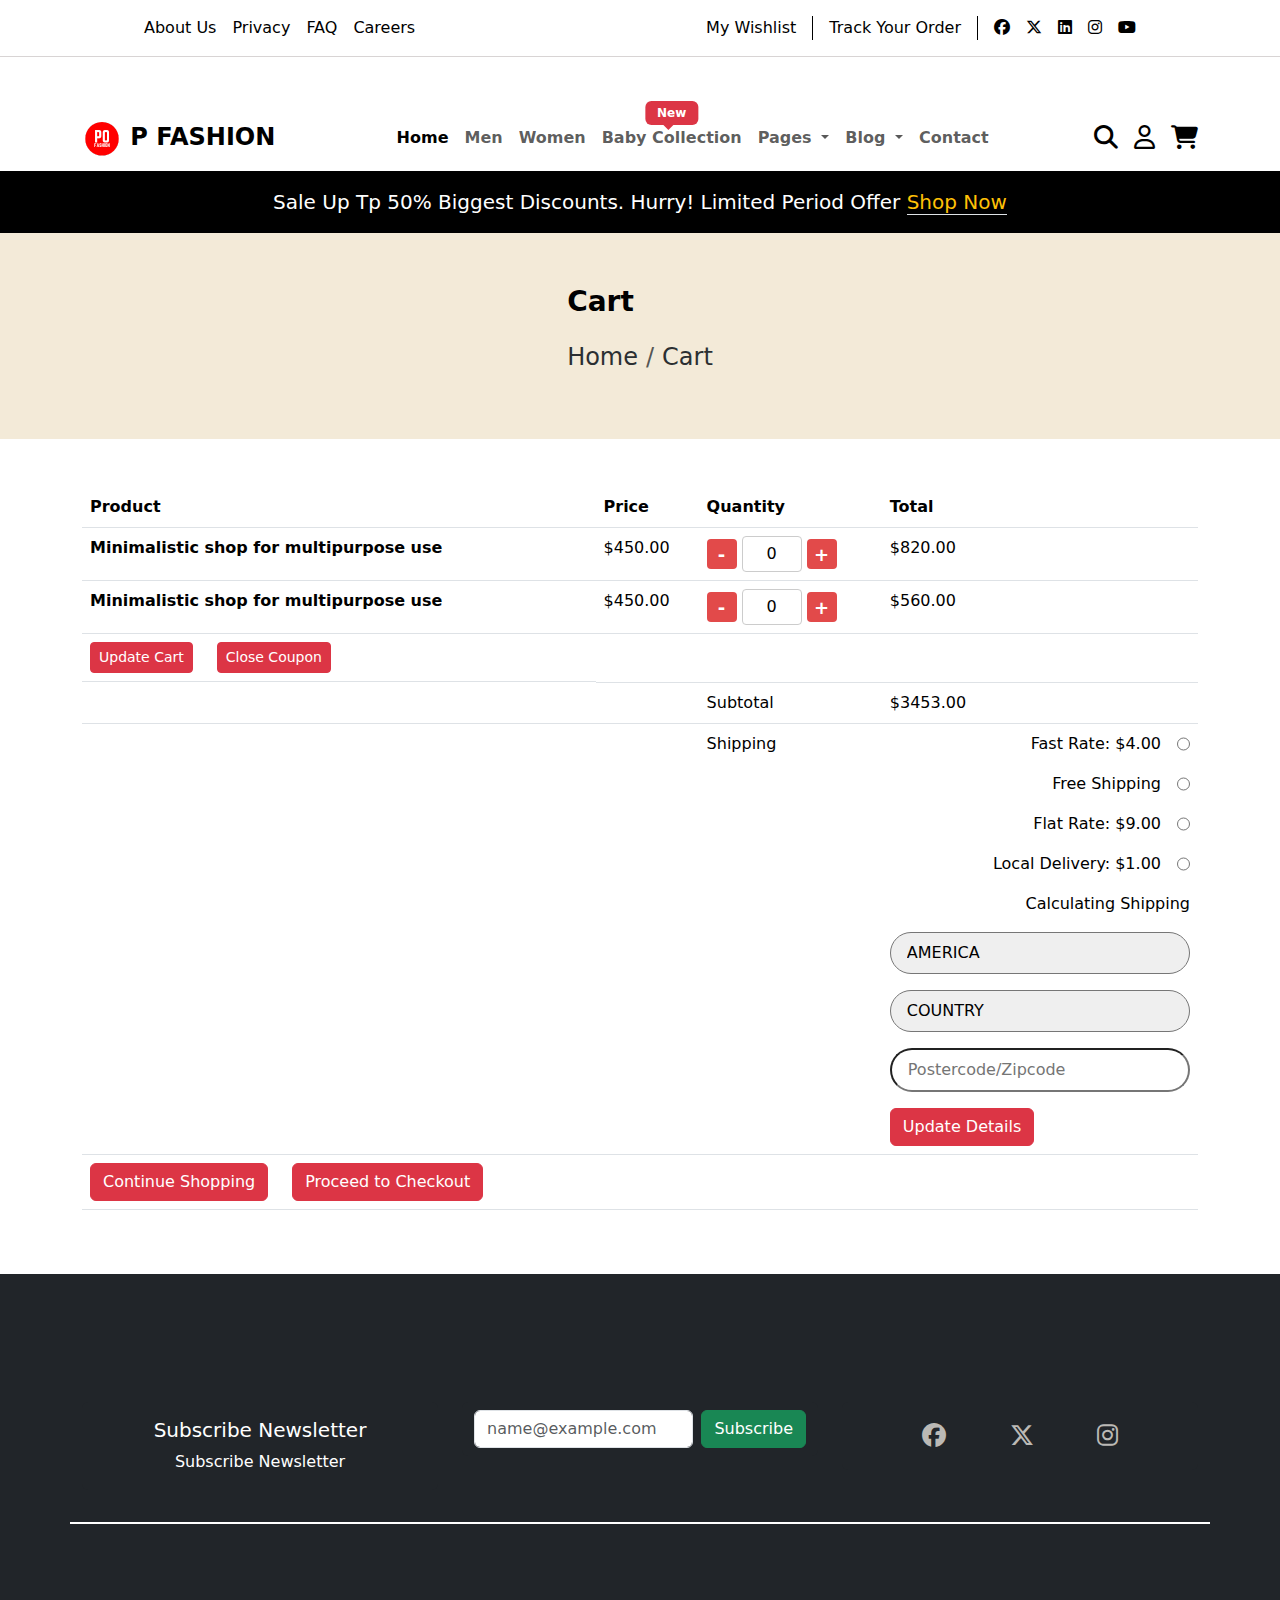
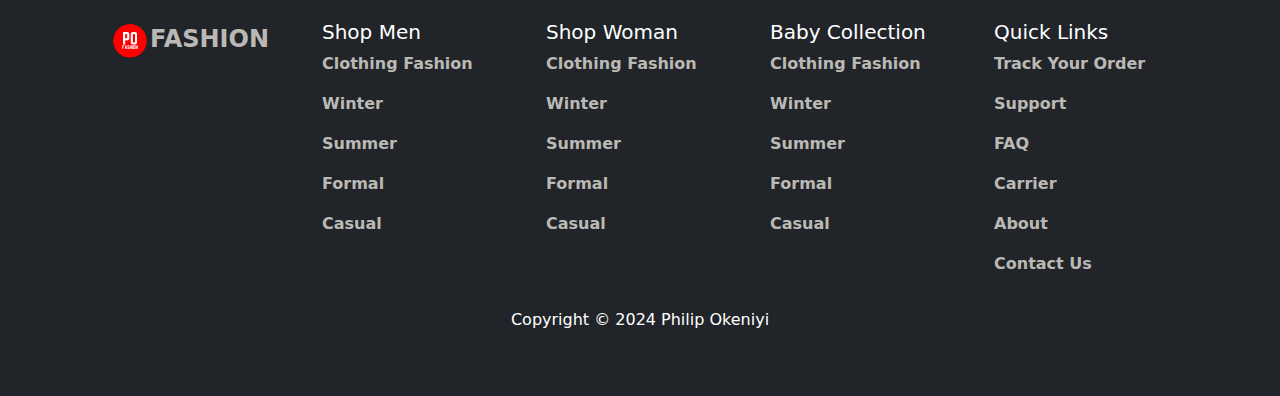
<file: cart.html>
<!DOCTYPE html>
<html lang="en">
  <head>
    <meta charset="utf-8" />
    <meta name="viewport" content="width=device-width, initial-scale=1" />
    <meta name="description" content="Fashion " />
    <meta name="keywords" content="Fashion clothe" />
    <title>Cart</title>

    <link
      href="https://cdn.jsdelivr.net/npm/bootstrap@5.3.3/dist/css/bootstrap.min.css"
      rel="stylesheet"
    />
    <!-- font-awesome -->
    <link
      rel="stylesheet"
      href="https://cdnjs.cloudflare.com/ajax/libs/font-awesome/6.6.0/css/all.min.css"
    />
    <!-- google font start -->
    <link rel="preconnect" href="https://fonts.googleapis.com" />
    <link rel="preconnect" href="https://fonts.gstatic.com" crossorigin />
    <link
      href="https://fonts.googleapis.com/css2?family=Clicker+Script&family=Jost:ital,wght@0,100..900;1,100..900&display=swap"
      rel="stylesheet"
    />

    <!-- google font end -->

    <!-- Link Swiper's CSS -->
    <link
      rel="stylesheet"
      href="https://cdn.jsdelivr.net/npm/swiper@11/swiper-bundle.min.css"
    />

    <link
      rel="stylesheet"
      href="https://cdnjs.cloudflare.com/ajax/libs/font-awesome/6.6.0/css/all.min.css"
    />
    <link rel="icon" href="Images/po.png" type="image/x-icon" />
    <link rel="stylesheet" href="styles.css" />
  </head>

  <body>
    <div>
      <!-- header -->
      <header>
        <div class="header-container">
          <div class="header-top">
            <div class="header-top-left">
              <ul class="p-0 m-0">
                <li><a href="">About Us</a></li>
                <li><a href="">Privacy</a></li>
                <li><a href="">FAQ</a></li>
                <li><a href="">Careers</a></li>
              </ul>
            </div>

            <div class="header-top-right">
              <ul class="p-0 m-0">
                <li class="header-top-right-1"><a href="">My Wishlist</a></li>
                <li class="header-top-right-1">
                  <a href="">Track Your Order</a>
                </li>
              </ul>

              <ul class="p-0 m-0">
                <li>
                  <a href=""><i class="fa-brands fa-facebook"></i></a>
                </li>
                <li>
                  <a href=""><i class="fa-brands fa-x-twitter"></i></a>
                </li>
                <li>
                  <a href=""><i class="fa-brands fa-linkedin"></i></a>
                </li>
                <li>
                  <a href=""><i class="fa-brands fa-instagram"></i></a>
                </li>
                <li>
                  <a href=""><i class="fa-brands fa-youtube"></i></a>
                </li>
              </ul>
            </div>
          </div>
        </div>
        <div class="divider-line"></div>

        <div class="header-bottom mt-5">
          <!-- desktop nav-->
          <nav class="navbar navbar-expand-lg d-none d-lg-block">
            <div class="container-lg d-flex">
              <a href="index.html" class="navbar-brand fs-4 fw-bold">
                <img src="Images/po round.png" alt="" /> P FASHION</a
              >

              <button
                class="navbar-toggler"
                type="button"
                data-bs-toggle="collapse"
                data-bs-target="#navbarNavDropdown"
                aria-controls="navbarNavDropdown"
                aria-expanded="false"
                aria-label="Toggle navigation"
              >
                <span>Menu</span>
                <span class="navbar-toggler-icon"></span>
              </button>

              <div
                class="collapse navbar-collapse flex-grow-0"
                id="navbarNavDropdown"
              >
                <ul class="navbar-nav fs-6 fw-bold">
                  <li class="nav-item">
                    <a class="nav-link active" aria-current="page" href="index.html"
                      >Home</a
                    >
                  </li>
                  <li class="nav-item">
                    <a class="nav-link" href="men.html">Men</a>
                  </li>
                  <li class="nav-item">
                    <a class="nav-link" href="Women.html">Women</a>
                  </li>
                  <li class="nav-item">
                    <a class="nav-link position-relative" href="Baby.html"
                      >Baby Collection
                      <span
                        class="position-absolute start-50 translate-middle badge bg-danger comment-badge"
                      >
                        New
                      </span></a
                    >
                  </li>

                  <li class="nav-item dropdown">
                    <a
                      class="nav-link dropdown-toggle"
                      href="#"
                      role="button"
                      data-bs-toggle="dropdown"
                      aria-expanded="false"
                    >
                      Pages
                    </a>
                    <ul class="dropdown-menu">
                      <li><a class="dropdown-item" href="login.html">Login</a></li>
                      <li>
                        <a class="dropdown-item" href="cart.html">Cart</a>
                      </li>
                      <li>
                        <a class="dropdown-item" href="product.html">Product Details</a>
                      </li>
                      <li>
                        <a class="dropdown-item" href="#">Product Checkout</a>
                      </li>
                    </ul>
                  </li>

                  <li class="nav-item dropdown">
                    <a
                      class="nav-link dropdown-toggle"
                      href="blog.html"
                      role="button"
                      data-bs-toggle="dropdown"
                      aria-expanded="false"
                    >
                      Blog
                    </a>
                    <ul class="dropdown-menu">
                      <li><a class="dropdown-item" href="blog.html">Blog</a></li>

                      <li>
                        <a class="dropdown-item" href="#">Element</a>
                      </li>
                      <li>
                        <a class="dropdown-item" href="#">Blog Details</a>
                      </li>
                    </ul>
                  </li>

                  <li class="nav-item">
                    <a class="nav-link" href="contact.html">Contact</a>
                  </li>
                </ul>
              </div>

              <div class="header-bottom-right fs-4 fw-bold">
                <ul class="p-0 m-0">
                  <li>
                    <a href=""><i class="fa-solid fa-magnifying-glass"></i></a>
                  </li>
                  <li>
                    <a href=""><i class="fa-regular fa-user"></i></a>
                  </li>
                  <li>
                    <a href=""><i class="fa-solid fa-cart-shopping"></i></a>
                  </li>
                </ul>
              </div>
            </div>
          </nav>

          <!-- mobile nav -->
          <div
            class="d-flex justify-content-between w-100 px-sm-1 d-lg-none pt-4"
          >
            <a href="index.html" class="navbar-brand fs-4 fw-bold">
              <img src="Images/po round.png" alt="" /> P FASHION</a
            >

            <div class="header-bottom-right fs-4 fw-bold d-none d-sm-block">
              <ul class="p-0 m-0">
                <li>
                  <a href=""><i class="fa-solid fa-magnifying-glass"></i></a>
                </li>
                <li>
                  <a href=""><i class="fa-regular fa-user"></i></a>
                </li>
                <li>
                  <a href=""><i class="fa-solid fa-cart-shopping"></i></a>
                </li>
              </ul>
            </div>
          </div>

          <nav class="navbar navbar-expand-lg d-lg-none bg-body-secondary">
            <div class="container-lg d-flex flex-column">
              <div class="w-100 text-end">
                <button
                  class="navbar-toggler"
                  type="button"
                  data-bs-toggle="collapse"
                  data-bs-target="#navbarNavDropdown"
                  aria-controls="navbarNavDropdown"
                  aria-expanded="false"
                  aria-label="Toggle navigation"
                >
                  <span>Menu</span>
                  <span class="navbar-toggler-icon"></span>
                </button>

                <div
                  class="collapse navbar-collapse flex-grow-0 text-start"
                  id="navbarNavDropdown"
                >
                  <ul class="navbar-nav fs-6 fw-bold">
                    <li class="nav-item">
                      <a class="nav-link" aria-current="page" href="index.html">Home</a>
                    </li>
                    <li class="nav-item">
                      <a class="nav-link" href="men.html">Men</a>
                    </li>
                    <li class="nav-item">
                      <a class="nav-link" href="Women.html">Women</a>
                    </li>
                    <li class="nav-item">
                      <a class="nav-link position-relative" href="Baby.html"
                        >Baby Collection
                      </a>
                    </li>

                    <li class="nav-item dropdown">
                      <a
                        class="nav-link dropdown-toggle"
                        href="#"
                        role="button"
                        data-bs-toggle="dropdown"
                        aria-expanded="false"
                      >
                        Pages
                      </a>
                      <ul class="dropdown-menu">
                        <li><a class="dropdown-item" href="login.html">Login</a></li>
                        <li>
                          <a class="dropdown-item" href="cart.html">Cart</a>
                        </li>
                        <li>
                          <a class="dropdown-item" href="product.html">Product Details</a>
                        </li>
                        <li>
                          <a class="dropdown-item" href="#">Product Checkout</a>
                        </li>
                      </ul>
                    </li>

                    <li class="nav-item dropdown">
                      <a
                        class="nav-link dropdown-toggle"
                        href="#"
                        role="button"
                        data-bs-toggle="dropdown"
                        aria-expanded="false"
                      >
                        Blog
                      </a>
                      <ul class="dropdown-menu">
                        <li><a class="dropdown-item" href="blog.html">Blog</a></li>

                        <li>
                          <a class="dropdown-item" href="#">Element</a>
                        </li>
                        <li>
                          <a class="dropdown-item" href="#">Blog Details</a>
                        </li>
                      </ul>
                    </li>

                    <li class="nav-item">
                      <a class="nav-link" href="contact.html">Contact</a>
                    </li>
                  </ul>
                </div>
              </div>
            </div>
          </nav>
        </div>

        <div
          class="bg-black d-flex justify-content-center py-3 d-none d-lg-flex"
        >
          <p class="text-white p-0 m-0 fs-5">
            Sale Up Tp 50% Biggest Discounts. Hurry! Limited Period Offer
            <a href="product.html" class="text-warning text-decoration-none border-bottom"
              >Shop Now</a
            >
          </p>
        </div>
      </header>

      <!-- main -->

  
      <main class="d-flex flex-column">
        <section class="the-breadcrumb-area">
          <div
            class="container-fluid d-flex align-items-center justify-content-center p-5"
          >
            <div class="text-center">
              <nav aria-label="breadcrumb">
                <ol class="breadcrumb fs-3 fw-bold">
                  <li
                    class="breadcrumb-item active text-black"
                    aria-current="page"
                  >
                    Cart
                  </li>
                </ol>
              </nav>

              <nav aria-label="breadcrumb">
                <ol class="breadcrumb fs-4">
                  <li class="breadcrumb-item">
                    <a
                      href="#"
                      class="text-secondary-emphasis text-decoration-none"
                      >Home</a
                    >
                  </li>
                  <li class="breadcrumb-item active" aria-current="page">
                    <a
                      href=""
                      class="text-secondary-emphasis text-decoration-none"
                      >Cart</a
                    >
                  </li>
                </ol>
              </nav>
            </div>
          </div>
        </section>

              <!-- cart -->
        
        <section class=" container mt-5 ">
          <div class="table-responsive">
          <table class="table">
            <thead>
              <tr>
                <th scope="col">Product</th>
                <th scope="col">Price</th>
                <th scope="col">Quantity</th>
                <th scope="col">Total</th>
              </tr>
            </thead>
            <tbody>

              <tr class="">
                <th scope="row" >Minimalistic shop for multipurpose use</th>
                <td>$450.00</td>
                <td>
                  <div class="custom-number-input">
                    <button type="button" class="decrement">-</button>
                    <input type="number" value="0" min="1" max="10" />
                    <button type="button" class="increment">+</button>
                  </div>
                </td>
                <td>$820.00</td>
              </tr>

              <tr class="">
                <th scope="row">Minimalistic shop for multipurpose use</th>
                <td>$450.00</td>
                <td>
                  <div class="custom-number-input">
                    <button type="button" class="decrement">-</button>
                    <input type="number" value="0" min="1" max="10" />
                    <button type="button" class="increment">+</button>
                  </div>
                </td>
                <td>$560.00</td>
              </tr>

              <tr>
                <th colspan="2" class="d-flex gap-4">
                  <button class="btn btn-danger btn-sm " type="submit" >
                    Update Cart
                  </button>
                  <button class="btn btn-danger btn-sm" type="submit">
                    Close Coupon
                  </button>
                </th>
                
                <td></td>
                <td></td>
                <td></td>
                
              </tr>

              <tr>
                <td colspan="2"></td>
                <td>Subtotal</td>
                <td>$3453.00</td>
              </tr>

              <tr>
                <td colspan="2"></td>
                <td>Shipping</td>
                <td>
                  <p class="d-flex justify-content-end gap-3">
                    <label for=""> Fast Rate: $4.00</label>
                    <input type="radio" name="" id="" />
                  </p>
                  <p class="d-flex justify-content-end gap-3">
                    <label for=""> Free Shipping</label>
                    <input type="radio" name="" id="" />
                  </p>
                  <p class="d-flex justify-content-end gap-3">
                    <label for=""> Flat Rate: $9.00 </label>
                    <input type="radio" name="" id="" />
                  </p>
                  <p class="d-flex justify-content-end gap-3">
                    <label for=""> Local Delivery: $1.00</label>
                    <input type="radio" name="" id="" />
                  </p>
                  <p class="d-flex justify-content-end gap-3">
                    Calculating Shipping
                  </p>

                  <p>
                    <select id="dropdown-cart">
                      <option>AMERICA <i class="fa-solid fa-angle-down"></i></option>
                      <option>EUROPE</option>
                      <option>AFRICA</option>
                      <option>ASIA</option>
                    </select>
                  </p>
                  <p>
                    <select id="dropdown-cart">
                      <option>COUNTRY</option>
                      <option>COUNTRY</option>
                      <option>COUNTRY</option>
                      <option>COUNTRY</option>
                    </select>
                  </p>
                  <p><input type="text" placeholder="Postercode/Zipcode" id="dropdown-cart"/></p>
                  <button class="btn btn-danger" type="submit">
                    Update Details
                  </button>
                </td>
              </tr>

              <tr>
                <th colspan="2" class="d-flex gap-4">
                  <button class="btn btn-danger " type="submit">
                    Continue Shopping
                  </button>
                  <button class="btn btn-danger" type="submit">
                    Proceed to Checkout
                  </button>
                </th>
                <td></td>
                <td></td>
                <td></td>
              </tr>
            </tbody>
          </table>
        </div>
        </section>
        

        
      </main>
      <!-- footer -->
      <footer class="footer py-5 mt-5">
        <section class="container footer-1">
          <div class="row row-cols-1 row-cols-md-2 row-cols-lg-3 g-4">
            <div class="col">
              <div class="card">
                <div class="card-body text-center">
                  <h5 class="card-title">Subscribe Newsletter</h5>
                  <p class="card-text">Subscribe Newsletter</p>
                </div>
              </div>
            </div>

            <div class="col">
              <div class="card">
                <nav class="navbar">
                  <div class="container-fluid">
                    <form class="d-flex w-100" role="search">
                      <input
                        type="email"
                        class="form-control me-2 w-100"
                        id="exampleFormControlInput1"
                        placeholder="name@example.com"
                      />
                      <button class="btn btn-success" type="submit">
                        Subscribe
                      </button>
                    </form>
                  </div>
                </nav>
              </div>
            </div>

            <div class="col">
              <div class="card">
                <div class="card-body text-center">
                  <p
                    class="card-text fs-4 d-flex justify-content-evenly social-med"
                  >
                    <a href=""><i class="fa-brands fa-facebook"></i></a>
                    <a href=""><i class="fa-brands fa-x-twitter"></i></a>
                    <a href=""><i class="fa-brands fa-instagram"></i></a>
                  </p>
                </div>
              </div>
            </div>
          </div>
        </section>

        <!-- footer2 -->

        <section class="container footer-two">
          <div
            class="row row-cols-1 row row-cols-sm-2 row-cols-md-2 row-cols-lg-5 g-1"
          >
            <div class="col">
              <div class="card">
                <div class="card-body text-start">
                  <div class="container-lg d-flex">
                    <h5>
                      <a href="#" class="fs-4 fw-bold">
                        <img src="Images/po round.png" alt="" />FASHION</a
                      >
                    </h5>
                  </div>
                </div>
              </div>
            </div>

            <div class="col">
              <div class="card">
                <div class="card-body text-start">
                  <h5 class="card-title">Shop Men</h5>
                  <ul class="list-group list-unstyled">
                    <li><a href="">Clothing Fashion</a></li>
                    <li><a href="">Winter</a></li>
                    <li><a href="">Summer</a></li>
                    <li><a href="">Formal</a></li>
                    <li><a href="">Casual</a></li>
                  </ul>
                </div>
              </div>
            </div>

            <div class="col">
              <div class="card">
                <div class="card-body text-start">
                  <h5 class="card-title">Shop Woman</h5>
                  <ul class="list-group list-unstyled">
                    <li><a href="">Clothing Fashion</a></li>
                    <li><a href="">Winter</a></li>
                    <li><a href="">Summer</a></li>
                    <li><a href="">Formal</a></li>
                    <li><a href="">Casual</a></li>
                  </ul>
                </div>
              </div>
            </div>

            <div class="col">
              <div class="card">
                <div class="card-body text-start">
                  <h5 class="card-title">Baby Collection</h5>
                  <ul class="list-group list-unstyled">
                    <li><a href="">Clothing Fashion</a></li>
                    <li><a href="">Winter</a></li>
                    <li><a href="">Summer</a></li>
                    <li><a href="">Formal</a></li>
                    <li><a href="">Casual</a></li>
                  </ul>
                </div>
              </div>
            </div>

            <div class="col">
              <div class="card">
                <div class="card-body text-start">
                  <h5 class="card-title">Quick Links</h5>
                  <ul class="list-group list-unstyled">
                    <li><a href="">Track Your Order</a></li>
                    <li><a href="">Support</a></li>
                    <li><a href="">FAQ</a></li>
                    <li><a href="">Carrier</a></li>
                    <li><a href="">About</a></li>
                    <li><a href="">Contact Us</a></li>
                  </ul>
                </div>
              </div>
            </div>
          </div>
        </section>

        <!-- copyright -->
        <section class="container footer-3 text-center text-white">
          <p>Copyright &copy; 2024 Philip Okeniyi</p>
        </section>
      </footer>
    </div>

    <script src="https://cdn.jsdelivr.net/npm/bootstrap@5.3.3/dist/js/bootstrap.bundle.min.js"></script>
    <script src="cart.js"></script>
  </body>
</html>
</file>
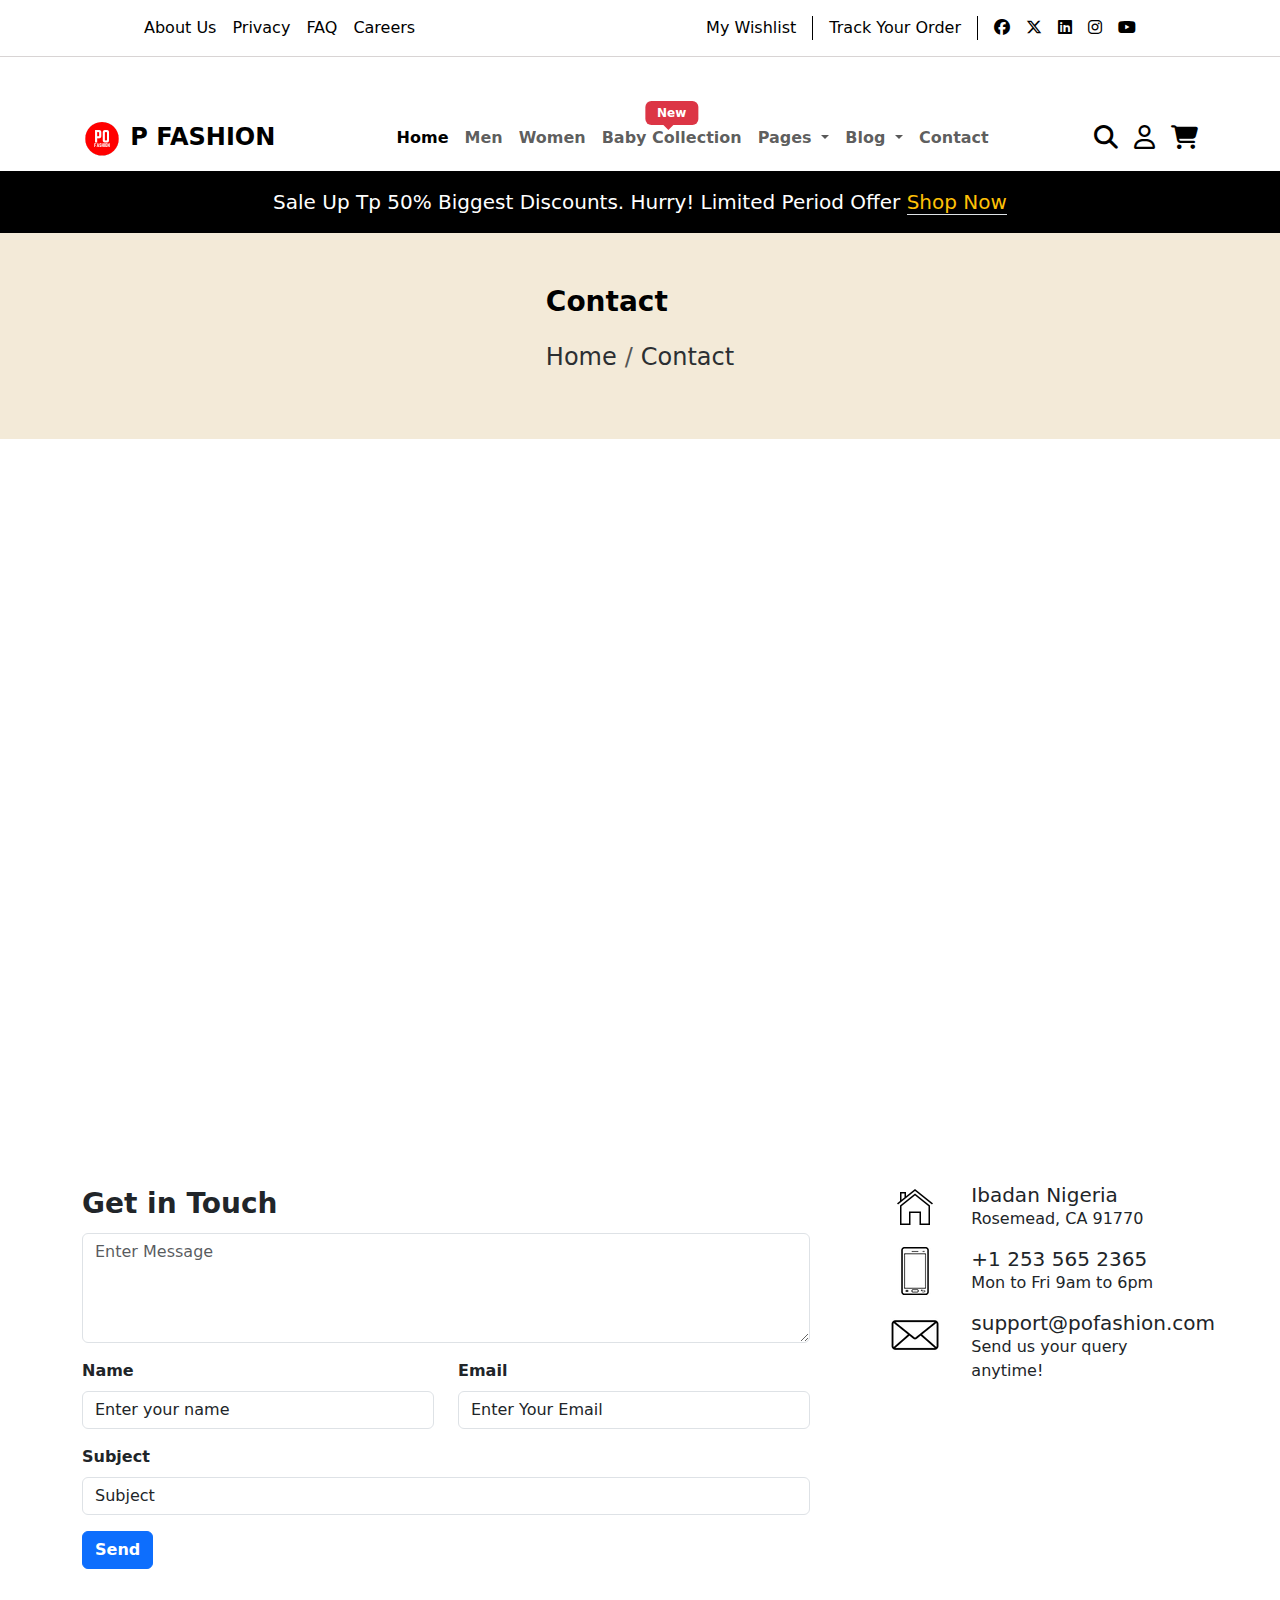
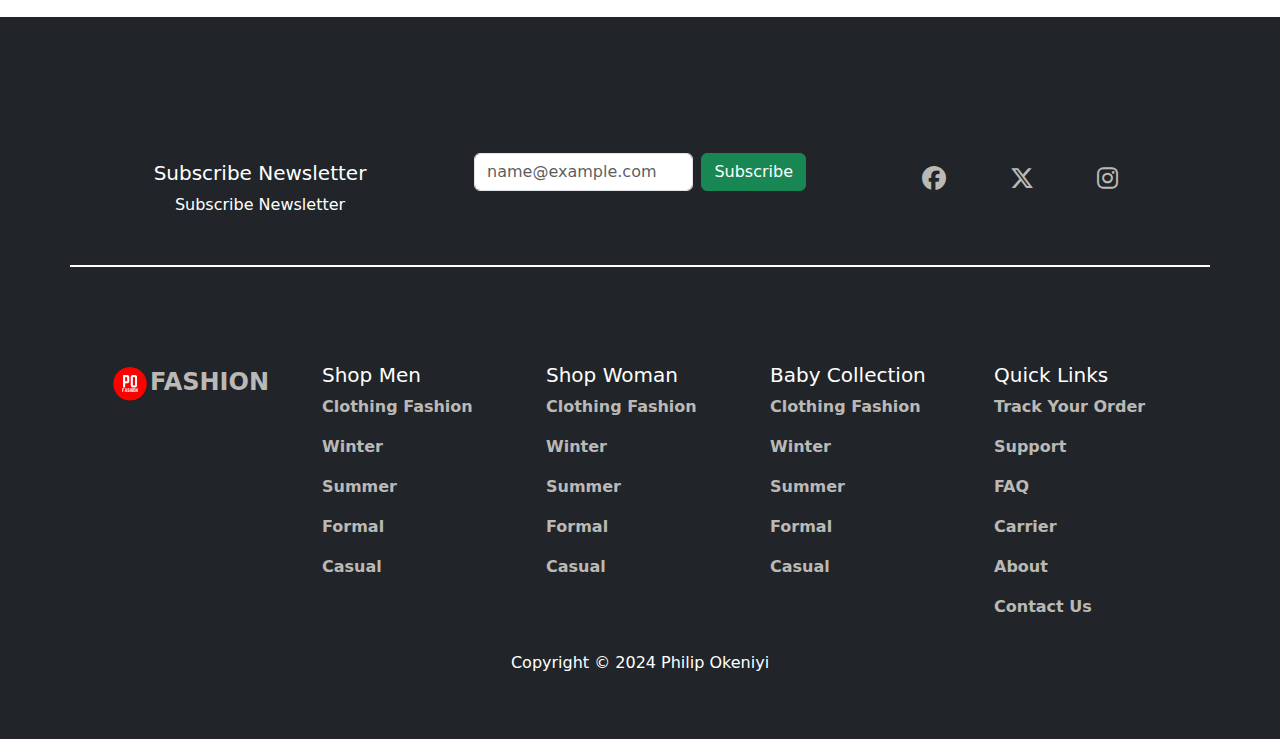
<file: contact.html>
<!DOCTYPE html>
<html lang="en">
  <head>
    <meta charset="utf-8" />
    <meta name="viewport" content="width=device-width, initial-scale=1" />
    <meta name="description" content="Fashion " />
    <meta name="keywords" content="Fashion clothe" />
    <title>Contact</title>

    <link
      href="https://cdn.jsdelivr.net/npm/bootstrap@5.3.3/dist/css/bootstrap.min.css"
      rel="stylesheet"
    />
    <!-- font-awesome -->
    <link
      rel="stylesheet"
      href="https://cdnjs.cloudflare.com/ajax/libs/font-awesome/6.6.0/css/all.min.css"
    />
    <!-- google font start -->
    <link rel="preconnect" href="https://fonts.googleapis.com" />
    <link rel="preconnect" href="https://fonts.gstatic.com" crossorigin />
    <link
      href="https://fonts.googleapis.com/css2?family=Clicker+Script&family=Jost:ital,wght@0,100..900;1,100..900&display=swap"
      rel="stylesheet"
    />

    <!-- google font end -->

    <!-- Link Swiper's CSS -->
    <link
      rel="stylesheet"
      href="https://cdn.jsdelivr.net/npm/swiper@11/swiper-bundle.min.css"
    />

    <link
      rel="stylesheet"
      href="https://cdnjs.cloudflare.com/ajax/libs/font-awesome/6.6.0/css/all.min.css"
    />
    <link rel="icon" href="Images/po.png" type="image/x-icon" />
    <link rel="stylesheet" href="styles.css" />
  </head>

  <body>
    <div>
      <!-- header -->
      
      <header>
        <div class="header-container">
          <div class="header-top">
            <div class="header-top-left">
              <ul class="p-0 m-0">
                <li><a href="">About Us</a></li>
                <li><a href="">Privacy</a></li>
                <li><a href="">FAQ</a></li>
                <li><a href="">Careers</a></li>
              </ul>
            </div>

            <div class="header-top-right">
              <ul class="p-0 m-0">
                <li class="header-top-right-1"><a href="">My Wishlist</a></li>
                <li class="header-top-right-1">
                  <a href="">Track Your Order</a>
                </li>
              </ul>

              <ul class="p-0 m-0">
                <li>
                  <a href=""><i class="fa-brands fa-facebook"></i></a>
                </li>
                <li>
                  <a href=""><i class="fa-brands fa-x-twitter"></i></a>
                </li>
                <li>
                  <a href=""><i class="fa-brands fa-linkedin"></i></a>
                </li>
                <li>
                  <a href=""><i class="fa-brands fa-instagram"></i></a>
                </li>
                <li>
                  <a href=""><i class="fa-brands fa-youtube"></i></a>
                </li>
              </ul>
            </div>
          </div>
        </div>
        <div class="divider-line"></div>

        <div class="header-bottom mt-5">
          <!-- desktop nav-->
          <nav class="navbar navbar-expand-lg d-none d-lg-block">
            <div class="container-lg d-flex">
              <a href="index.html" class="navbar-brand fs-4 fw-bold">
                <img src="Images/po round.png" alt="" /> P FASHION</a
              >

              <button
                class="navbar-toggler"
                type="button"
                data-bs-toggle="collapse"
                data-bs-target="#navbarNavDropdown"
                aria-controls="navbarNavDropdown"
                aria-expanded="false"
                aria-label="Toggle navigation"
              >
                <span>Menu</span>
                <span class="navbar-toggler-icon"></span>
              </button>

              <div
                class="collapse navbar-collapse flex-grow-0"
                id="navbarNavDropdown"
              >
                <ul class="navbar-nav fs-6 fw-bold">
                  <li class="nav-item">
                    <a class="nav-link active" aria-current="page" href="index.html"
                      >Home</a
                    >
                  </li>
                  <li class="nav-item">
                    <a class="nav-link" href="men.html">Men</a>
                  </li>
                  <li class="nav-item">
                    <a class="nav-link" href="Women.html">Women</a>
                  </li>
                  <li class="nav-item">
                    <a class="nav-link position-relative" href="Baby.html"
                      >Baby Collection
                      <span
                        class="position-absolute start-50 translate-middle badge bg-danger comment-badge"
                      >
                        New
                      </span></a
                    >
                  </li>

                  <li class="nav-item dropdown">
                    <a
                      class="nav-link dropdown-toggle"
                      href="#"
                      role="button"
                      data-bs-toggle="dropdown"
                      aria-expanded="false"
                    >
                      Pages
                    </a>
                    <ul class="dropdown-menu">
                      <li><a class="dropdown-item" href="login.html">Login</a></li>
                      <li>
                        <a class="dropdown-item" href="cart.html">Cart</a>
                      </li>
                      <li>
                        <a class="dropdown-item" href="product.html">Product Details</a>
                      </li>
                      <li>
                        <a class="dropdown-item" href="#">Product Checkout</a>
                      </li>
                    </ul>
                  </li>

                  <li class="nav-item dropdown">
                    <a
                      class="nav-link dropdown-toggle"
                      href="blog.html"
                      role="button"
                      data-bs-toggle="dropdown"
                      aria-expanded="false"
                    >
                      Blog
                    </a>
                    <ul class="dropdown-menu">
                      <li><a class="dropdown-item" href="blog.html">Blog</a></li>

                      <li>
                        <a class="dropdown-item" href="#">Element</a>
                      </li>
                      <li>
                        <a class="dropdown-item" href="#">Blog Details</a>
                      </li>
                    </ul>
                  </li>

                  <li class="nav-item">
                    <a class="nav-link" href="contact.html">Contact</a>
                  </li>
                </ul>
              </div>

              <div class="header-bottom-right fs-4 fw-bold">
                <ul class="p-0 m-0">
                  <li>
                    <a href=""><i class="fa-solid fa-magnifying-glass"></i></a>
                  </li>
                  <li>
                    <a href=""><i class="fa-regular fa-user"></i></a>
                  </li>
                  <li>
                    <a href=""><i class="fa-solid fa-cart-shopping"></i></a>
                  </li>
                </ul>
              </div>
            </div>
          </nav>

          <!-- mobile nav -->
          <div
            class="d-flex justify-content-between w-100 px-sm-1 d-lg-none pt-4"
          >
            <a href="index.html" class="navbar-brand fs-4 fw-bold">
              <img src="Images/po round.png" alt="" /> P FASHION</a
            >

            <div class="header-bottom-right fs-4 fw-bold d-none d-sm-block">
              <ul class="p-0 m-0">
                <li>
                  <a href=""><i class="fa-solid fa-magnifying-glass"></i></a>
                </li>
                <li>
                  <a href=""><i class="fa-regular fa-user"></i></a>
                </li>
                <li>
                  <a href=""><i class="fa-solid fa-cart-shopping"></i></a>
                </li>
              </ul>
            </div>
          </div>

          <nav class="navbar navbar-expand-lg d-lg-none bg-body-secondary">
            <div class="container-lg d-flex flex-column">
              <div class="w-100 text-end">
                <button
                  class="navbar-toggler"
                  type="button"
                  data-bs-toggle="collapse"
                  data-bs-target="#navbarNavDropdown"
                  aria-controls="navbarNavDropdown"
                  aria-expanded="false"
                  aria-label="Toggle navigation"
                >
                  <span>Menu</span>
                  <span class="navbar-toggler-icon"></span>
                </button>

                <div
                  class="collapse navbar-collapse flex-grow-0 text-start"
                  id="navbarNavDropdown"
                >
                  <ul class="navbar-nav fs-6 fw-bold">
                    <li class="nav-item">
                      <a class="nav-link" aria-current="page" href="index.html">Home</a>
                    </li>
                    <li class="nav-item">
                      <a class="nav-link" href="men.html">Men</a>
                    </li>
                    <li class="nav-item">
                      <a class="nav-link" href="Women.html">Women</a>
                    </li>
                    <li class="nav-item">
                      <a class="nav-link position-relative" href="Baby.html"
                        >Baby Collection
                      </a>
                    </li>

                    <li class="nav-item dropdown">
                      <a
                        class="nav-link dropdown-toggle"
                        href="#"
                        role="button"
                        data-bs-toggle="dropdown"
                        aria-expanded="false"
                      >
                        Pages
                      </a>
                      <ul class="dropdown-menu">
                        <li><a class="dropdown-item" href="login.html">Login</a></li>
                        <li>
                          <a class="dropdown-item" href="cart.html">Cart</a>
                        </li>
                        <li>
                          <a class="dropdown-item" href="product.html">Product Details</a>
                        </li>
                        <li>
                          <a class="dropdown-item" href="#">Product Checkout</a>
                        </li>
                      </ul>
                    </li>

                    <li class="nav-item dropdown">
                      <a
                        class="nav-link dropdown-toggle"
                        href="#"
                        role="button"
                        data-bs-toggle="dropdown"
                        aria-expanded="false"
                      >
                        Blog
                      </a>
                      <ul class="dropdown-menu">
                        <li><a class="dropdown-item" href="blog.html">Blog</a></li>

                        <li>
                          <a class="dropdown-item" href="#">Element</a>
                        </li>
                        <li>
                          <a class="dropdown-item" href="#">Blog Details</a>
                        </li>
                      </ul>
                    </li>

                    <li class="nav-item">
                      <a class="nav-link" href="contact.html">Contact</a>
                    </li>
                  </ul>
                </div>
              </div>
            </div>
          </nav>
        </div>

        <div
          class="bg-black d-flex justify-content-center py-3 d-none d-lg-flex"
        >
          <p class="text-white p-0 m-0 fs-5">
            Sale Up Tp 50% Biggest Discounts. Hurry! Limited Period Offer
            <a href="product.html" class="text-warning text-decoration-none border-bottom"
              >Shop Now</a
            >
          </p>
        </div>
      </header>
      <!-- main -->

      <main class="">
        <section class="the-breadcrumb-area">
          <div
            class="container-fluid d-flex align-items-center justify-content-center p-5"
          >
            <div class="text-center">
              <nav aria-label="breadcrumb">
                <ol class="breadcrumb fs-3 fw-bold">
                  <li
                    class="breadcrumb-item active text-black"
                    aria-current="page"
                  >
                    Contact
                  </li>
                </ol>
              </nav>

              <nav aria-label="breadcrumb">
                <ol class="breadcrumb fs-4">
                  <li class="breadcrumb-item">
                    <a
                      href="#"
                      class="text-secondary-emphasis text-decoration-none"
                      >Home</a
                    >
                  </li>
                  <li class="breadcrumb-item active" aria-current="page">
                    <a
                      href=""
                      class="text-secondary-emphasis text-decoration-none"
                      >Contact</a
                    >
                  </li>
                </ol>
              </nav>
            </div>
          </div>
        </section>

        <section class="container mt-5 d-flex justify-content-center">
          <iframe
            src="https://www.google.com/maps/embed?pb=!1m18!1m12!1m3!1d13250.33749789934!2d3.9394139999999997!3d7.4036644!2m3!1f0!2f0!3f0!3m2!1i1024!2i768!4f13.1!3m3!1m2!1s0x103992dc3d5f95bd%3A0x28b52676dc7a7f6!2sIwo%20Road%2C%20Ibadan%2C%20Oyo!5e1!3m2!1sen!2sng!4v1732106627309!5m2!1sen!2sng"
            
           
            allowfullscreen=""
            loading="lazy"
            referrerpolicy="no-referrer-when-downgrade"
          ></iframe>
        </section>

        <section class="container mt-5">
          <div class="row contact-container g-5">
            <!-- left side -->

            <div class="col">
              <!-- each blog -->

              <form class="g-3  mt-5">
                <div class="col ">
                  <label for="exampleFormControlTextarea1" class="form-label fs-3 fw-bold"
                    >Get in Touch</label
                  >
                  <textarea
                    class="form-control"
                    id="exampleFormControlTextarea1"
                    rows="4"
                    placeholder="Enter Message"
                  ></textarea>
                </div>

                <div class="row mt-3">
                  <div class="col">
                    <label for="validationDefault01" class="form-label fw-bold"
                      >Name</label
                    >
                    <input
                      type="text"
                      class="form-control"
                      id="validationDefault01"
                      value="Enter your name"
                      required
                    />
                  </div>

                  <div class="col">
                    <label for="validationDefault02" class="form-label fw-bold"
                      >Email</label
                    >
                    <input
                      type="email"
                      class="form-control"
                      id="validationDefault02"
                      value="Enter Your Email"
                      required
                    />
                  </div>
                </div>

                <div class="col mt-3">
                  <label for="validationDefault01" class="form-label fw-bold"
                    >Subject</label
                  >
                  <input
                    type="text"
                    class="form-control wi-100"
                    id="validationDefault01"
                    value="Subject"
                    required
                  />
                </div>

                <div class="col mt-3">
                    <button class="btn btn-primary fw-bold" type="submit">Send</button>
                  </div>
              </form>
            </div>

            <!-- right side -->
            <div class="col col-lg-4">
              <div class=" mb-5   mt-5">
               

                <div class=" right-side-contact" style="max-width: 540px;">

                    <div class="row g-0 d-flex justify-content-md-center mb-3">

                      <div class="col-md-4 d-flex col-3 justify-content-md-center">
                        <img src="Images/home.png" class="img-fluid rounded-start" alt="...">
                      </div>
                      <div class="col-md-8 col-6 " >
                        
                          <h5 class="card-title">Ibadan Nigeria</h5>
                          <p class="card-text">Rosemead, CA 91770</p>
                          
                       
                      </div>
                    </div>

                    <div class="row g-0 d-flex justify-content-md-center mb-3">
                      <div class="col-md-4 d-flex justify-content-md-center col-3">
                        <img src="Images/phone.png" class="img-fluid rounded-start" alt="...">
                      </div>
                      <div class="col-md-8 col-6 " >
                        
                          <h5 class="card-title">+1 253 565 2365</h5>
                          <p class="card-text">Mon to Fri 9am to 6pm</p>
                          
                       
                      </div>
                    </div>


                    <div class="row g-0 d-flex justify-content-md-center mb-3">
                      <div class="col-md-4 d-flex justify-content-md-center col-3">
                        <img src="Images/envelope.png" class="img-fluid rounded-start" alt="...">
                      </div>
                      <div class="col-md-8 col-6" >
                        
                          <h5 class="card-title">support@pofashion.com</h5>
                          <p class="card-text">Send us your query anytime!</p>
                          
                       
                      </div>
                    </div>
                  </div>


              </div>
            </div>
          </div>
        </section>

      </main>
      <!-- footer -->
      <footer class="footer py-5 mt-5">
        <section class="container footer-1">
          <div class="row row-cols-1 row-cols-md-2 row-cols-lg-3 g-4">
            <div class="col">
              <div class="card">
                <div class="card-body text-center">
                  <h5 class="card-title">Subscribe Newsletter</h5>
                  <p class="card-text">Subscribe Newsletter</p>
                </div>
              </div>
            </div>

            <div class="col">
              <div class="card">
                <nav class="navbar">
                  <div class="container-fluid">
                    <form class="d-flex w-100" role="search">
                      <input
                        type="email"
                        class="form-control me-2 w-100"
                        id="exampleFormControlInput1"
                        placeholder="name@example.com"
                      />
                      <button class="btn btn-success" type="submit">
                        Subscribe
                      </button>
                    </form>
                  </div>
                </nav>
              </div>
            </div>

            <div class="col">
              <div class="card">
                <div class="card-body text-center">
                  <p
                    class="card-text fs-4 d-flex justify-content-evenly social-med"
                  >
                    <a href=""><i class="fa-brands fa-facebook"></i></a>
                    <a href=""><i class="fa-brands fa-x-twitter"></i></a>
                    <a href=""><i class="fa-brands fa-instagram"></i></a>
                  </p>
                </div>
              </div>
            </div>
          </div>
        </section>

        <!-- footer2 -->

        <section class="container footer-two">
          <div
            class="row row-cols-1 row row-cols-sm-2 row-cols-md-2 row-cols-lg-5 g-1"
          >
            <div class="col">
              <div class="card">
                <div class="card-body text-start">
                  <div class="container-lg d-flex">
                    <h5>
                      <a href="#" class="fs-4 fw-bold">
                        <img src="Images/po round.png" alt="" />FASHION</a
                      >
                    </h5>
                  </div>
                </div>
              </div>
            </div>

            <div class="col">
              <div class="card">
                <div class="card-body text-start">
                  <h5 class="card-title">Shop Men</h5>
                  <ul class="list-group list-unstyled">
                    <li><a href="">Clothing Fashion</a></li>
                    <li><a href="">Winter</a></li>
                    <li><a href="">Summer</a></li>
                    <li><a href="">Formal</a></li>
                    <li><a href="">Casual</a></li>
                  </ul>
                </div>
              </div>
            </div>

            <div class="col">
              <div class="card">
                <div class="card-body text-start">
                  <h5 class="card-title">Shop Woman</h5>
                  <ul class="list-group list-unstyled">
                    <li><a href="">Clothing Fashion</a></li>
                    <li><a href="">Winter</a></li>
                    <li><a href="">Summer</a></li>
                    <li><a href="">Formal</a></li>
                    <li><a href="">Casual</a></li>
                  </ul>
                </div>
              </div>
            </div>

            <div class="col">
              <div class="card">
                <div class="card-body text-start">
                  <h5 class="card-title">Baby Collection</h5>
                  <ul class="list-group list-unstyled">
                    <li><a href="">Clothing Fashion</a></li>
                    <li><a href="">Winter</a></li>
                    <li><a href="">Summer</a></li>
                    <li><a href="">Formal</a></li>
                    <li><a href="">Casual</a></li>
                  </ul>
                </div>
              </div>
            </div>

            <div class="col">
              <div class="card">
                <div class="card-body text-start">
                  <h5 class="card-title">Quick Links</h5>
                  <ul class="list-group list-unstyled">
                    <li><a href="">Track Your Order</a></li>
                    <li><a href="">Support</a></li>
                    <li><a href="">FAQ</a></li>
                    <li><a href="">Carrier</a></li>
                    <li><a href="">About</a></li>
                    <li><a href="">Contact Us</a></li>
                  </ul>
                </div>
              </div>
            </div>
          </div>
        </section>

        <!-- copyright -->
        <section class="container footer-3 text-center text-white">
          <p>Copyright &copy; 2024 Philip Okeniyi</p>
        </section>
      </footer>
    </div>

    <script src="https://cdn.jsdelivr.net/npm/bootstrap@5.3.3/dist/js/bootstrap.bundle.min.js"></script>
    <script src="cart.js"></script>
  </body>
</html>
</file>
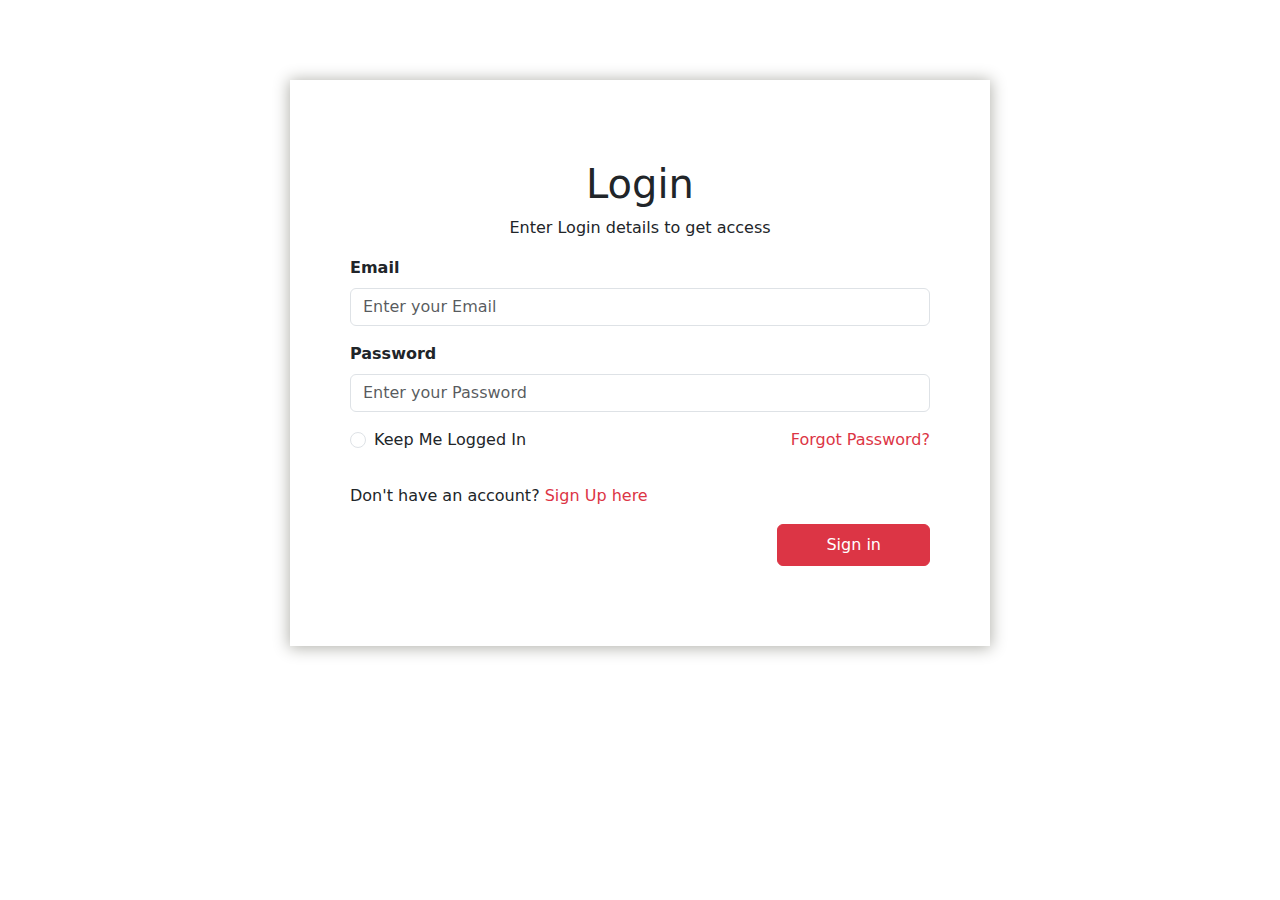
<file: login.html>
<!DOCTYPE html>
<html lang="en">
  <head>
    <meta charset="utf-8" />
    <meta name="viewport" content="width=device-width, initial-scale=1" />
    <meta name="description" content="Fashion " />
    <meta name="keywords" content="Fashion clothe" />
    <title>PO LOGIN</title>

    <link
      href="https://cdn.jsdelivr.net/npm/bootstrap@5.3.3/dist/css/bootstrap.min.css"
      rel="stylesheet"
    />
    <!-- font-awesome -->
    <link
      rel="stylesheet"
      href="https://cdnjs.cloudflare.com/ajax/libs/font-awesome/6.6.0/css/all.min.css"
    />
    <!-- google font start -->
    <link rel="preconnect" href="https://fonts.googleapis.com" />
    <link rel="preconnect" href="https://fonts.gstatic.com" crossorigin />
    <link
      href="https://fonts.googleapis.com/css2?family=Clicker+Script&family=Jost:ital,wght@0,100..900;1,100..900&display=swap"
      rel="stylesheet"
    />

    <!-- google font end -->

    <!-- Link Swiper's CSS -->

    <link
      rel="stylesheet"
      href="https://cdnjs.cloudflare.com/ajax/libs/font-awesome/6.6.0/css/all.min.css"
    />
    <link rel="icon" href="Images/po.png" type="image/x-icon" />
    <link rel="stylesheet" href="styles.css" />
  </head>

  <body>
    <div class="login-container">

      <div class="container d-flex flex-column">

        <div class="login-1 text-center">
          <h1>Login</h1>
          <p>Enter Login details to get access</p>
        </div>

        <form class="row g-3">
          <div class="col-md-12 fw-bold">
            <label for="inputEmail4" class="form-label">Email </label>
            <input
              type="email"
              class="form-control"
              id="inputEmail4"
              placeholder="Enter your Email"
            />
          </div>

          <div class="col-md-12 fw-bold">
            <label for="inputPassword4" class="form-label">Password</label>
            <input
              type="password"
              class="form-control"
              id="inputPassword4"
              placeholder="Enter your Password"
            />
          </div>

          <div class="col-12">
            <div class="form-check">
              <input class="form-check-input" type="checkbox" id="gridCheck" />
              <label class="form-check-label" for="gridCheck">
                Keep Me Logged In
              </label>

              <p class="float-end">
                <a href="" class="text-danger text-decoration-none"
                  >Forgot Password?</a
                >
              </p>
            </div>
          </div>

          <div class="col-12">
            <p>
              Don't have an account?
              <a href="signup.html" class="text-decoration-none text-danger"
                >Sign Up here</a
              >
            </p>
            <button type="submit" class="btn btn-danger float-end px-5 py-2">
              Sign in
            </button>
          </div>
        </form>
      </div>

    </div>

    <script src="https://cdn.jsdelivr.net/npm/bootstrap@5.3.3/dist/js/bootstrap.bundle.min.js"></script>
  </body>
</html>
</file>
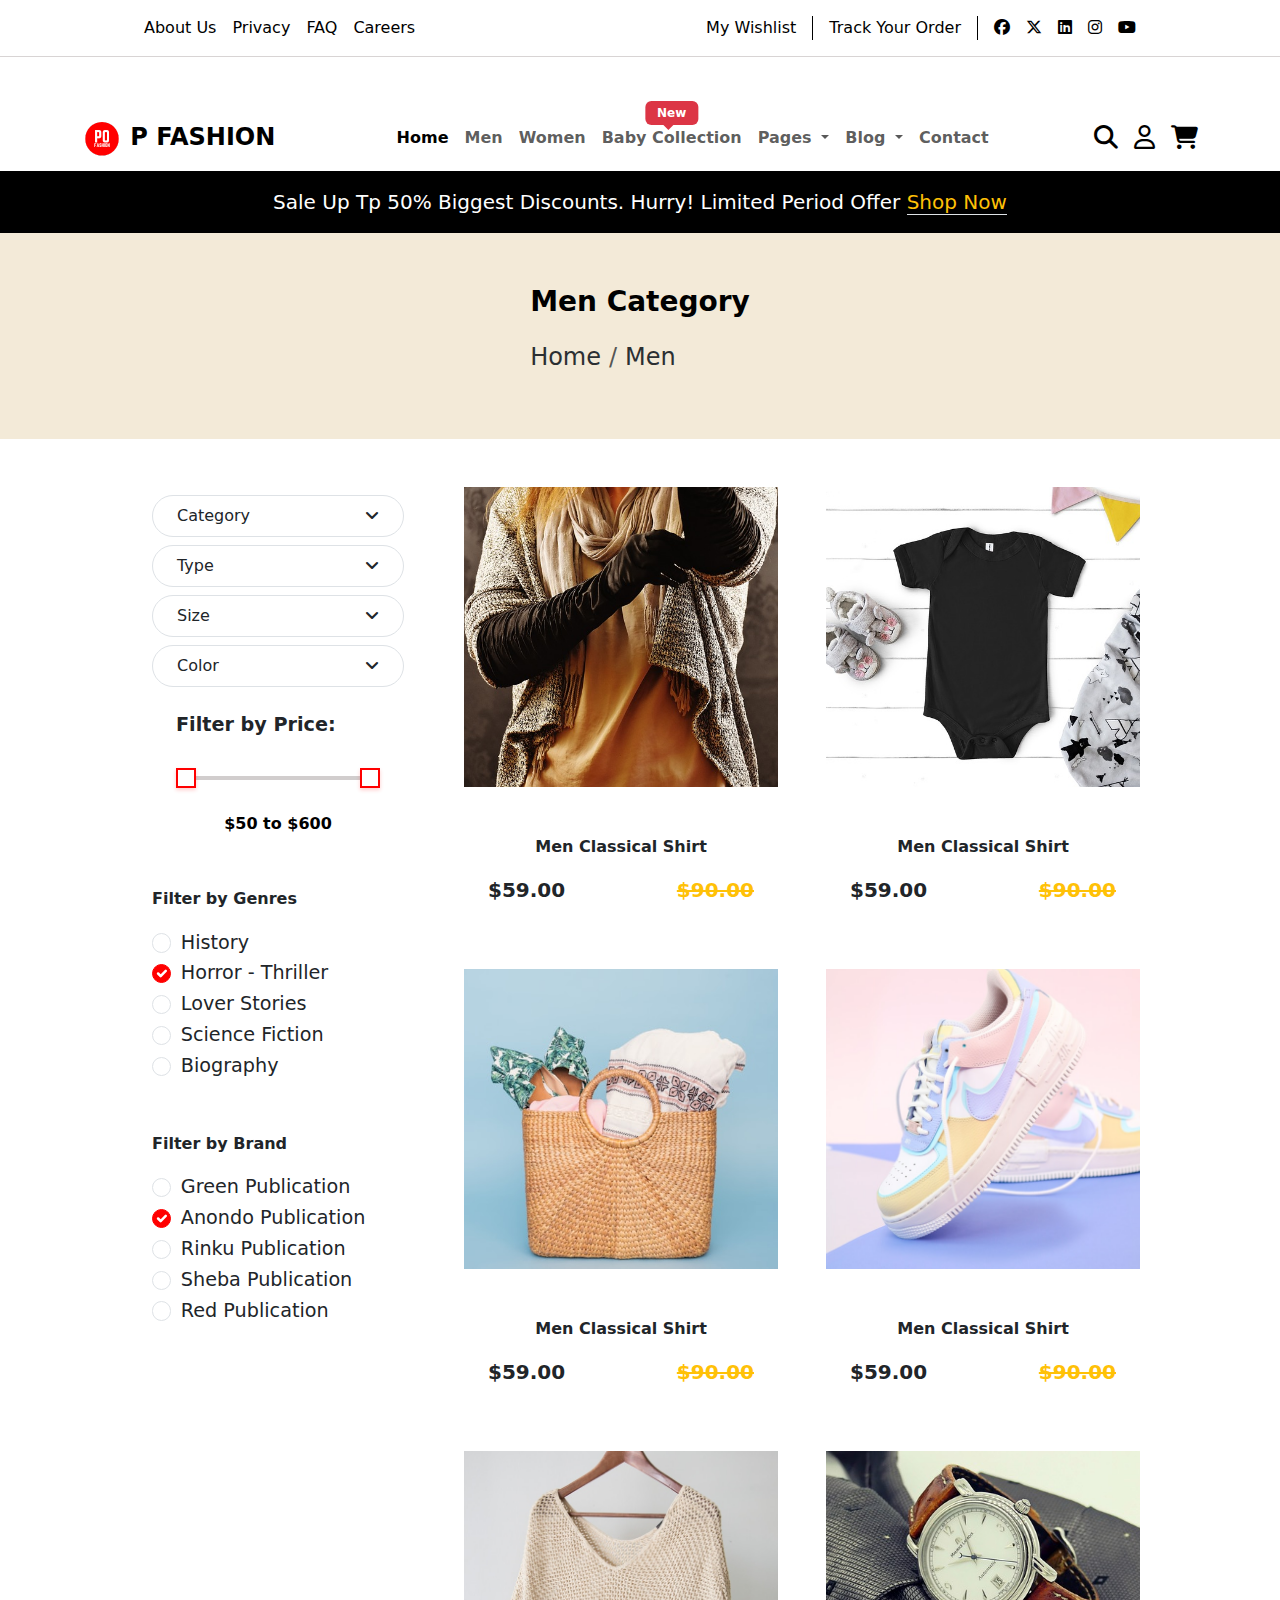
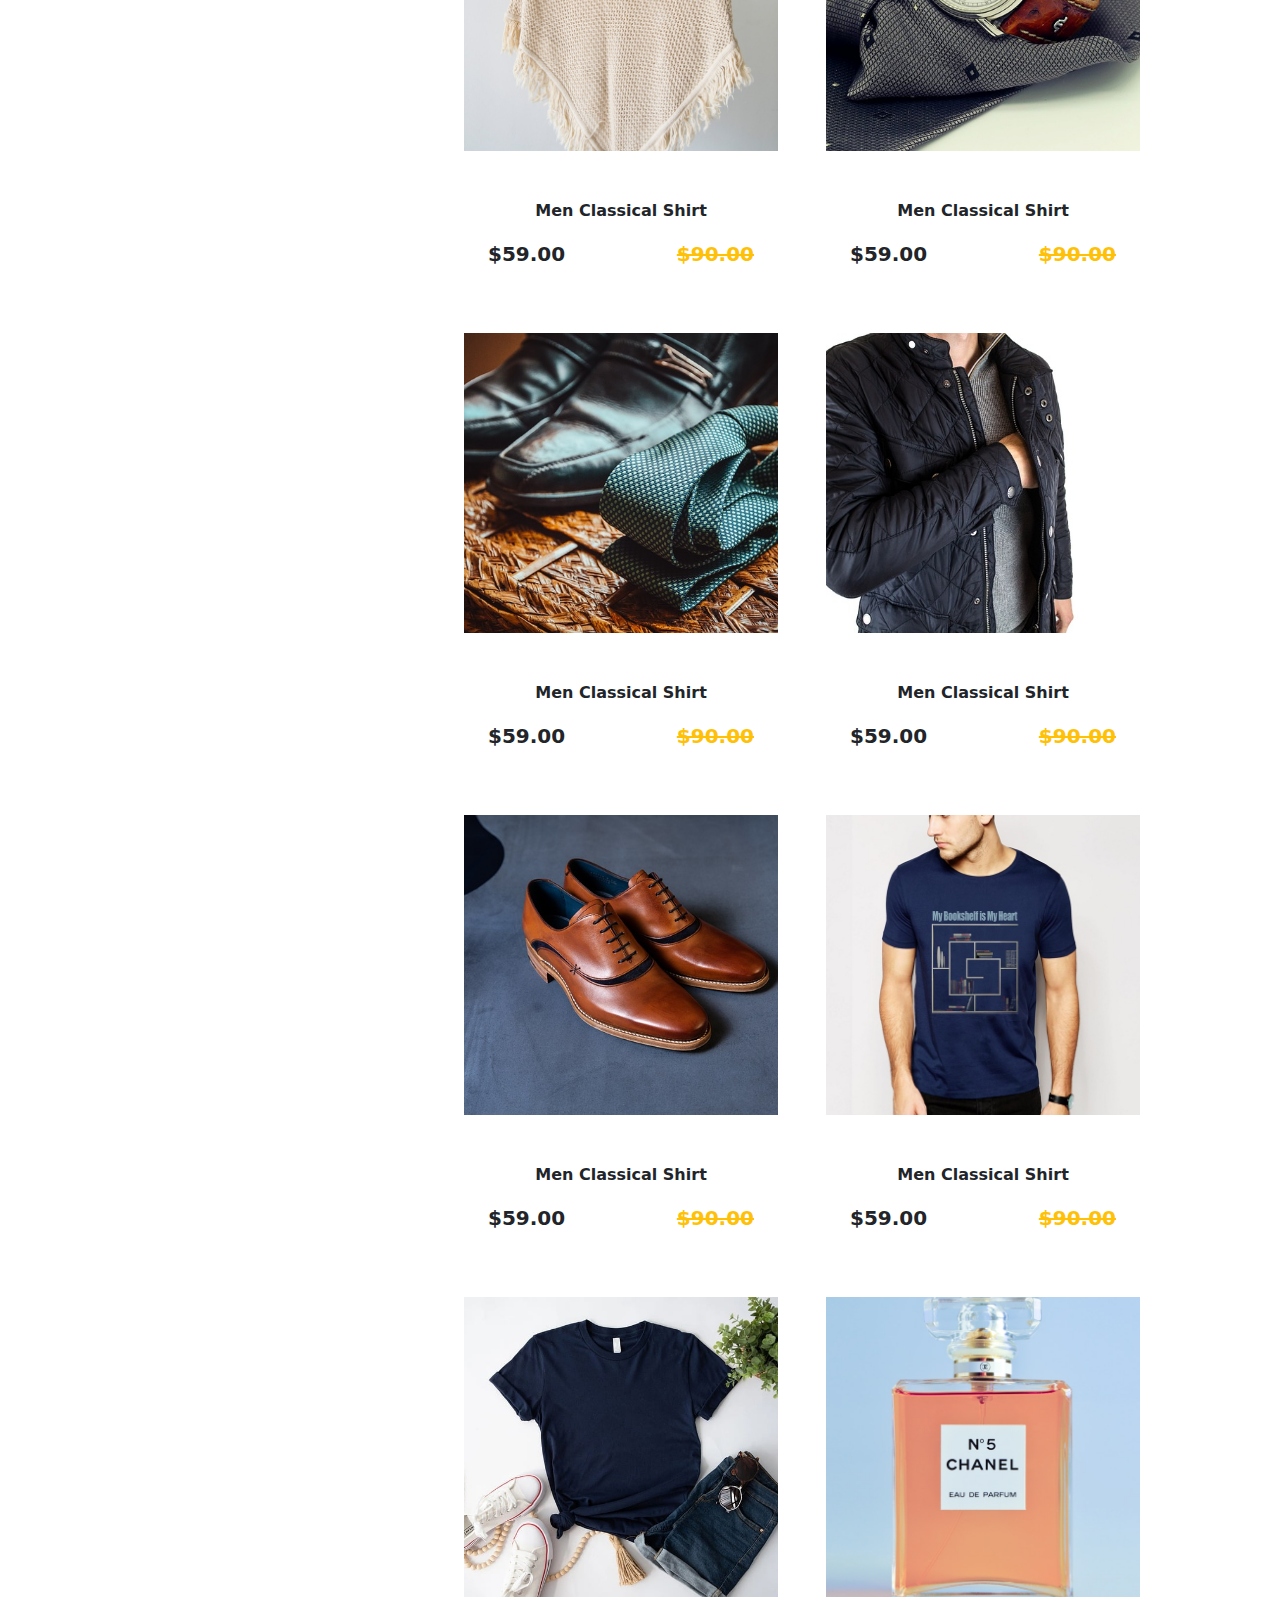
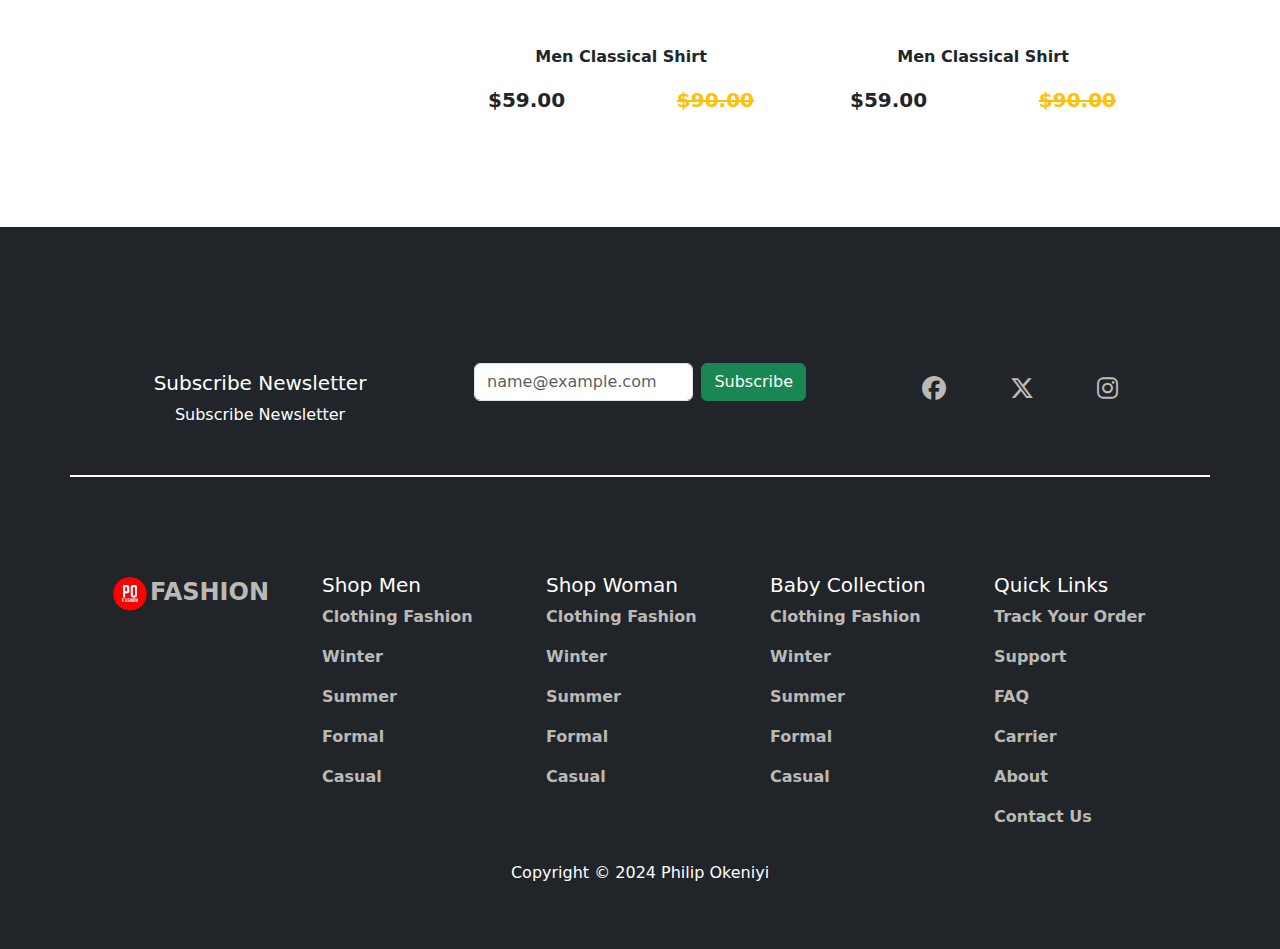
<file: men.html>
<!DOCTYPE html>
<html lang="en">
  <head>
    <meta charset="utf-8" />
    <meta name="viewport" content="width=device-width, initial-scale=1" />
    <meta name="description" content="Fashion " />
    <meta name="keywords" content="Fashion clothe" />
    <title>P Fashion</title>

    <link
      href="https://cdn.jsdelivr.net/npm/bootstrap@5.3.3/dist/css/bootstrap.min.css"
      rel="stylesheet"
    />
    <!-- font-awesome -->
    <link
      rel="stylesheet"
      href="https://cdnjs.cloudflare.com/ajax/libs/font-awesome/6.6.0/css/all.min.css"
    />
    <!-- google font start -->
    <link rel="preconnect" href="https://fonts.googleapis.com" />
    <link rel="preconnect" href="https://fonts.gstatic.com" crossorigin />
    <link
      href="https://fonts.googleapis.com/css2?family=Clicker+Script&family=Jost:ital,wght@0,100..900;1,100..900&display=swap"
      rel="stylesheet"
    />

    <!-- google font end -->

    <!-- Link Swiper's CSS -->
    <link
      rel="stylesheet"
      href="https://cdn.jsdelivr.net/npm/swiper@11/swiper-bundle.min.css"
    />

    <link
      rel="stylesheet"
      href="https://cdnjs.cloudflare.com/ajax/libs/font-awesome/6.6.0/css/all.min.css"
    />
    <link rel="icon" href="Images/po.png" type="image/x-icon" />
    <link rel="stylesheet" href="styles.css" />
  </head>

  <body>
    <div>
      <!-- header -->
    
      <header>
        <div class="header-container">
          <div class="header-top">
            <div class="header-top-left">
              <ul class="p-0 m-0">
                <li><a href="">About Us</a></li>
                <li><a href="">Privacy</a></li>
                <li><a href="">FAQ</a></li>
                <li><a href="">Careers</a></li>
              </ul>
            </div>

            <div class="header-top-right">
              <ul class="p-0 m-0">
                <li class="header-top-right-1"><a href="">My Wishlist</a></li>
                <li class="header-top-right-1">
                  <a href="">Track Your Order</a>
                </li>
              </ul>

              <ul class="p-0 m-0">
                <li>
                  <a href=""><i class="fa-brands fa-facebook"></i></a>
                </li>
                <li>
                  <a href=""><i class="fa-brands fa-x-twitter"></i></a>
                </li>
                <li>
                  <a href=""><i class="fa-brands fa-linkedin"></i></a>
                </li>
                <li>
                  <a href=""><i class="fa-brands fa-instagram"></i></a>
                </li>
                <li>
                  <a href=""><i class="fa-brands fa-youtube"></i></a>
                </li>
              </ul>
            </div>
          </div>
        </div>
        <div class="divider-line"></div>

        <div class="header-bottom mt-5">
          <!-- desktop nav-->
          <nav class="navbar navbar-expand-lg d-none d-lg-block">
            <div class="container-lg d-flex">
              <a href="index.html" class="navbar-brand fs-4 fw-bold">
                <img src="Images/po round.png" alt="" /> P FASHION</a
              >

              <button
                class="navbar-toggler"
                type="button"
                data-bs-toggle="collapse"
                data-bs-target="#navbarNavDropdown"
                aria-controls="navbarNavDropdown"
                aria-expanded="false"
                aria-label="Toggle navigation"
              >
                <span>Menu</span>
                <span class="navbar-toggler-icon"></span>
              </button>

              <div
                class="collapse navbar-collapse flex-grow-0"
                id="navbarNavDropdown"
              >
                <ul class="navbar-nav fs-6 fw-bold">
                  <li class="nav-item">
                    <a class="nav-link active" aria-current="page" href="index.html"
                      >Home</a
                    >
                  </li>
                  <li class="nav-item">
                    <a class="nav-link" href="men.html">Men</a>
                  </li>
                  <li class="nav-item">
                    <a class="nav-link" href="Women.html">Women</a>
                  </li>
                  <li class="nav-item">
                    <a class="nav-link position-relative" href="Baby.html"
                      >Baby Collection
                      <span
                        class="position-absolute start-50 translate-middle badge bg-danger comment-badge"
                      >
                        New
                      </span></a
                    >
                  </li>

                  <li class="nav-item dropdown">
                    <a
                      class="nav-link dropdown-toggle"
                      href="#"
                      role="button"
                      data-bs-toggle="dropdown"
                      aria-expanded="false"
                    >
                      Pages
                    </a>
                    <ul class="dropdown-menu">
                      <li><a class="dropdown-item" href="login.html">Login</a></li>
                      <li>
                        <a class="dropdown-item" href="cart.html">Cart</a>
                      </li>
                      <li>
                        <a class="dropdown-item" href="product.html">Product Details</a>
                      </li>
                      <li>
                        <a class="dropdown-item" href="#">Product Checkout</a>
                      </li>
                    </ul>
                  </li>

                  <li class="nav-item dropdown">
                    <a
                      class="nav-link dropdown-toggle"
                      href="blog.html"
                      role="button"
                      data-bs-toggle="dropdown"
                      aria-expanded="false"
                    >
                      Blog
                    </a>
                    <ul class="dropdown-menu">
                      <li><a class="dropdown-item" href="blog.html">Blog</a></li>

                      <li>
                        <a class="dropdown-item" href="#">Element</a>
                      </li>
                      <li>
                        <a class="dropdown-item" href="#">Blog Details</a>
                      </li>
                    </ul>
                  </li>

                  <li class="nav-item">
                    <a class="nav-link" href="contact.html">Contact</a>
                  </li>
                </ul>
              </div>

              <div class="header-bottom-right fs-4 fw-bold">
                <ul class="p-0 m-0">
                  <li>
                    <a href=""><i class="fa-solid fa-magnifying-glass"></i></a>
                  </li>
                  <li>
                    <a href=""><i class="fa-regular fa-user"></i></a>
                  </li>
                  <li>
                    <a href=""><i class="fa-solid fa-cart-shopping"></i></a>
                  </li>
                </ul>
              </div>
            </div>
          </nav>

          <!-- mobile nav -->
          <div
            class="d-flex justify-content-between w-100 px-sm-1 d-lg-none pt-4"
          >
            <a href="index.html" class="navbar-brand fs-4 fw-bold">
              <img src="Images/po round.png" alt="" /> P FASHION</a
            >

            <div class="header-bottom-right fs-4 fw-bold d-none d-sm-block">
              <ul class="p-0 m-0">
                <li>
                  <a href=""><i class="fa-solid fa-magnifying-glass"></i></a>
                </li>
                <li>
                  <a href=""><i class="fa-regular fa-user"></i></a>
                </li>
                <li>
                  <a href=""><i class="fa-solid fa-cart-shopping"></i></a>
                </li>
              </ul>
            </div>
          </div>

          <nav class="navbar navbar-expand-lg d-lg-none bg-body-secondary">
            <div class="container-lg d-flex flex-column">
              <div class="w-100 text-end">
                <button
                  class="navbar-toggler"
                  type="button"
                  data-bs-toggle="collapse"
                  data-bs-target="#navbarNavDropdown"
                  aria-controls="navbarNavDropdown"
                  aria-expanded="false"
                  aria-label="Toggle navigation"
                >
                  <span>Menu</span>
                  <span class="navbar-toggler-icon"></span>
                </button>

                <div
                  class="collapse navbar-collapse flex-grow-0 text-start"
                  id="navbarNavDropdown"
                >
                  <ul class="navbar-nav fs-6 fw-bold">
                    <li class="nav-item">
                      <a class="nav-link" aria-current="page" href="index.html">Home</a>
                    </li>
                    <li class="nav-item">
                      <a class="nav-link" href="men.html">Men</a>
                    </li>
                    <li class="nav-item">
                      <a class="nav-link" href="Women.html">Women</a>
                    </li>
                    <li class="nav-item">
                      <a class="nav-link position-relative" href="Baby.html"
                        >Baby Collection
                      </a>
                    </li>

                    <li class="nav-item dropdown">
                      <a
                        class="nav-link dropdown-toggle"
                        href="#"
                        role="button"
                        data-bs-toggle="dropdown"
                        aria-expanded="false"
                      >
                        Pages
                      </a>
                      <ul class="dropdown-menu">
                        <li><a class="dropdown-item" href="login.html">Login</a></li>
                        <li>
                          <a class="dropdown-item" href="cart.html">Cart</a>
                        </li>
                        <li>
                          <a class="dropdown-item" href="product.html">Product Details</a>
                        </li>
                        <li>
                          <a class="dropdown-item" href="#">Product Checkout</a>
                        </li>
                      </ul>
                    </li>

                    <li class="nav-item dropdown">
                      <a
                        class="nav-link dropdown-toggle"
                        href="#"
                        role="button"
                        data-bs-toggle="dropdown"
                        aria-expanded="false"
                      >
                        Blog
                      </a>
                      <ul class="dropdown-menu">
                        <li><a class="dropdown-item" href="blog.html">Blog</a></li>

                        <li>
                          <a class="dropdown-item" href="#">Element</a>
                        </li>
                        <li>
                          <a class="dropdown-item" href="#">Blog Details</a>
                        </li>
                      </ul>
                    </li>

                    <li class="nav-item">
                      <a class="nav-link" href="contact.html">Contact</a>
                    </li>
                  </ul>
                </div>
              </div>
            </div>
          </nav>
        </div>

        <div
          class="bg-black d-flex justify-content-center py-3 d-none d-lg-flex"
        >
          <p class="text-white p-0 m-0 fs-5">
            Sale Up Tp 50% Biggest Discounts. Hurry! Limited Period Offer
            <a href="product.html" class="text-warning text-decoration-none border-bottom"
              >Shop Now</a
            >
          </p>
        </div>
      </header>

      <!-- main -->
      <main class="d-flex flex-column">
        <section class="the-breadcrumb-area">
          <div
            class="container-fluid d-flex align-items-center justify-content-center p-5"
          >
            <div class="text-center">
              <nav aria-label="breadcrumb">
                <ol class="breadcrumb fs-3 fw-bold">
                  <li
                    class="breadcrumb-item active text-black"
                    aria-current="page"
                  >
                    Men Category
                  </li>
                </ol>
              </nav>

              <nav aria-label="breadcrumb">
                <ol class="breadcrumb fs-4">
                  <li class="breadcrumb-item">
                    <a
                      href="#"
                      class="text-secondary-emphasis text-decoration-none"
                      >Home</a
                    >
                  </li>
                  <li class="breadcrumb-item active" aria-current="page">
                    <a
                      href=""
                      class="text-secondary-emphasis text-decoration-none"
                      >Men</a
                    >
                  </li>
                </ol>
              </nav>
            </div>
          </div>
        </section>

        <!-- category -->
        <section class="my-5">
          <section class="d-flex justify-content-center">
            <div
              class="row gap-4 d-flex justify-content-between category-container"
            >
              <!-- First column category-left-->
              <div class="col-3 category-left px-4 py-2">
                <!-- dropdown -->

                <div class="d-flex flex-column gap-2">
                  <div class="dropdown">
                    <a
                      class="btn border w-100 d-flex justify-content-between px-4 py-2"
                      href="#"
                      role="button"
                      data-bs-toggle="dropdown"
                      aria-expanded="false"
                      style="border-radius: 50px"
                    >
                      Category
                      <span><i class="fa-solid fa-angle-down"></i></span>
                    </a>

                    <ul class="dropdown-menu w-100">
                      <li><a class="dropdown-item" href="#">MEN</a></li>
                      <li><a class="dropdown-item" href="#">WOMEN</a></li>
                      <li><a class="dropdown-item" href="#">KIDS</a></li>
                    </ul>
                  </div>
                  <div class="dropdown">
                    <a
                      class="btn border w-100 d-flex justify-content-between px-4 py-2"
                      href="#"
                      role="button"
                      data-bs-toggle="dropdown"
                      aria-expanded="false"
                      style="border-radius: 50px"
                    >
                      Type <span><i class="fa-solid fa-angle-down"></i></span>
                    </a>

                    <ul class="dropdown-menu w-100">
                      <li><a class="dropdown-item" href="#">Short</a></li>
                      <li><a class="dropdown-item" href="#">Long</a></li>
                      <li><a class="dropdown-item" href="#"></a></li>
                    </ul>
                  </div>
                  <div class="dropdown">
                    <a
                      class="btn border w-100 d-flex justify-content-between px-4 py-2"
                      href="#"
                      role="button"
                      data-bs-toggle="dropdown"
                      aria-expanded="false"
                      style="border-radius: 50px"
                    >
                      Size <span><i class="fa-solid fa-angle-down"></i></span>
                    </a>

                    <ul class="dropdown-menu w-100">
                      <li><a class="dropdown-item" href="#">M</a></li>
                      <li><a class="dropdown-item" href="#">L</a></li>
                      <li><a class="dropdown-item" href="#">XL</a></li>
                    </ul>
                  </div>
                  <div class="dropdown">
                    <a
                      class="btn border w-100 d-flex justify-content-between px-4 py-2"
                      href="#"
                      role="button"
                      data-bs-toggle="dropdown"
                      aria-expanded="false"
                      style="border-radius: 50px"
                    >
                      Color <span><i class="fa-solid fa-angle-down"></i></span>
                    </a>

                    <ul class="dropdown-menu w-100">
                      <li><a class="dropdown-item" href="#">White</a></li>
                      <li><a class="dropdown-item" href="#">Black</a></li>
                      <li><a class="dropdown-item" href="#">Red</a></li>
                    </ul>
                  </div>
                </div>

                <!-- range -->
                <div class="m-4">
                  <div class="my-price-range-container fw-bold">
                    <label for="my-price-range-slider">Filter by Price:</label>

                    <div class="my-price-range-slider-wrapper">
                      <input
                        type="range"
                        id="my-price-range-min-slider"
                        min="50"
                        max="600"
                        step="10"
                        value="50"
                      />
                      <input
                        type="range"
                        id="my-price-range-max-slider"
                        min="50"
                        max="600"
                        step="10"
                        value="600"
                      />
                    </div>

                    <div class="my-price-range-display">
                      <span id="my-price-range-min">$50</span> to
                      <span id="my-price-range-max">$600</span>
                    </div>
                  </div>
                </div>

                <!-- Filter By Genres -->
                <div class="mt-5">
                  <div class="my-genres-container">
                    <label for="my-price-range-slider" class="fs-6 fw-bold"
                      >Filter by Genres</label
                    >

                    <div class="form-check mt-3">
                      <label class="form-check-label" for="flexCheckDefault">
                        <input
                          class="form-check-input"
                          type="checkbox"
                          value=""
                          id="flexCheckDefault"
                        />

                        History
                      </label>
                    </div>

                    <div class="form-check">
                      <label class="form-check-label" for="flexCheckChecked">
                        <input
                          class="form-check-input"
                          type="checkbox"
                          value=""
                          id="flexCheckChecked"
                          checked
                        />

                        Horror - Thriller
                      </label>
                    </div>

                    <div class="form-check">
                      <label class="form-check-label" for="flexCheckChecked">
                        <input
                          class="form-check-input"
                          type="checkbox"
                          value=""
                          id="flexCheckChecked"
                        />

                        Lover Stories
                      </label>
                    </div>

                    <div class="form-check">
                      <label class="form-check-label" for="flexCheckChecked">
                        <input
                          class="form-check-input"
                          type="checkbox"
                          value=""
                          id="flexCheckChecked"
                        />

                        Science Fiction
                      </label>
                    </div>

                    <div class="form-check">
                      <label class="form-check-label" for="flexCheckChecked">
                        <input
                          class="form-check-input"
                          type="checkbox"
                          value=""
                          id="flexCheckChecked"
                        />

                        Biography
                      </label>
                    </div>
                  </div>
                </div>

                <!-- Filter By Brand -->

                <div class="mt-5">
                  <div class="my-brand-container">
                    <label for="my-brand-range-slider" class="fs-6 fw-bold"
                      >Filter by Brand</label
                    >

                    <div class="form-check mt-3">
                      <input
                        class="form-check-input"
                        type="checkbox"
                        value=""
                        id="flexCheckDefault"
                      />
                      <label class="form-check-label" for="flexCheckDefault">
                        Green Publication
                      </label>
                    </div>

                    <div class="form-check">
                      <input
                        class="form-check-input"
                        type="checkbox"
                        value=""
                        id="flexCheckChecked"
                        checked
                      />
                      <label class="form-check-label" for="flexCheckChecked">
                        Anondo Publication
                      </label>
                    </div>

                    <div class="form-check">
                      <input
                        class="form-check-input"
                        type="checkbox"
                        value=""
                        id="flexCheckChecked"
                      />
                      <label class="form-check-label" for="flexCheckChecked">
                        Rinku Publication
                      </label>
                    </div>

                    <div class="form-check">
                      <input
                        class="form-check-input"
                        type="checkbox"
                        value=""
                        id="flexCheckChecked"
                      />
                      <label class="form-check-label" for="flexCheckChecked">
                        Sheba Publication
                      </label>
                    </div>

                    <div class="form-check">
                      <input
                        class="form-check-input"
                        type="checkbox"
                        value=""
                        id="flexCheckChecked"
                      />
                      <label class="form-check-label" for="flexCheckChecked">
                        Red Publication
                      </label>
                    </div>
                  </div>
                </div>
              </div>

              <!-- Second column category-right-->
              <div class="col d-flex justify-content-center">
                <!-- Inner row with three columns -->
                <div class="row g-5">

                  <div
                    class="col-12 col-sm-12 col-md-6 col-lg-6 col-xl-6 col-xxl-4"
                  >
                    <div class="card category-right">
                      <div class="ttwc-image">
                        <img src="Images/fas-women 1.jpg" alt="" />
                        <p id="ttwc-image-link">
                          <a href=""
                            ><i class="fa-solid fa-cart-shopping"></i
                          ></a>
                          <a href=""><i class="fa-regular fa-heart"></i></a>
                          <a href=""
                            ><i class="fa-solid fa-magnifying-glass"></i
                          ></a>
                        </p>
                      </div>
                      <div>
                        <p class="text-center fs-6 mt-5 fw-bold">
                          Men Classical Shirt
                        </p>
                        <p class="fs-5 fw-bold px-4">
                          $59.00<span
                            class="text-decoration-line-through text-warning fw-bold fs-5 float-end"
                            >$90.00</span
                          >
                        </p>
                      </div>
                    </div>
                  </div>

                  <div
                    class="col-12 col-sm-12 col-md-6 col-lg-6 col-xl-6 col-xxl-4"
                  >
                    <div class="card category-right">
                      <div class="ttwc-image">
                        <img src="Images/baby fas5.jpg" alt="" />
                        <p id="ttwc-image-link">
                          <a href=""
                            ><i class="fa-solid fa-cart-shopping"></i
                          ></a>
                          <a href=""><i class="fa-regular fa-heart"></i></a>
                          <a href=""
                            ><i class="fa-solid fa-magnifying-glass"></i
                          ></a>
                        </p>
                      </div>
                      <div>
                        <p class="text-center fs-6 mt-5 fw-bold">
                          Men Classical Shirt
                        </p>
                        <p class="fs-5 fw-bold px-4">
                          $59.00<span
                            class="text-decoration-line-through text-warning fw-bold fs-5 float-end"
                            >$90.00</span
                          >
                        </p>
                      </div>
                    </div>
                  </div>

                  <div
                    class="col-12 col-sm-12 col-md-6 col-lg-6 col-xl-6 col-xxl-4"
                  >
                    <div class="card category-right">
                      <div class="ttwc-image">
                        <img src="Images/yml3.jpg" alt="" />
                        <p id="ttwc-image-link">
                          <a href=""
                            ><i class="fa-solid fa-cart-shopping"></i
                          ></a>
                          <a href=""><i class="fa-regular fa-heart"></i></a>
                          <a href=""
                            ><i class="fa-solid fa-magnifying-glass"></i
                          ></a>
                        </p>
                      </div>
                      <div>
                        <p class="text-center fs-6 mt-5 fw-bold">
                          Men Classical Shirt
                        </p>
                        <p class="fs-5 fw-bold px-4">
                          $59.00<span
                            class="text-decoration-line-through text-warning fw-bold fs-5 float-end"
                            >$90.00</span
                          >
                        </p>
                      </div>
                    </div>
                  </div>

                  <div
                    class="col-12 col-sm-12 col-md-6 col-lg-6 col-xl-6 col-xxl-4"
                  >
                    <div class="card category-right">
                      <div class="ttwc-image">
                        <img src="Images/yml4.jpg" alt="" />
                        <p id="ttwc-image-link">
                          <a href=""
                            ><i class="fa-solid fa-cart-shopping"></i
                          ></a>
                          <a href=""><i class="fa-regular fa-heart"></i></a>
                          <a href=""
                            ><i class="fa-solid fa-magnifying-glass"></i
                          ></a>
                        </p>
                      </div>
                      <div>
                        <p class="text-center fs-6 mt-5 fw-bold">
                          Men Classical Shirt
                        </p>
                        <p class="fs-5 fw-bold px-4">
                          $59.00<span
                            class="text-decoration-line-through text-warning fw-bold fs-5 float-end"
                            >$90.00</span
                          >
                        </p>
                      </div>
                    </div>
                  </div>

                  <div
                    class="col-12 col-sm-12 col-md-6 col-lg-6 col-xl-6 col-xxl-4"
                  >
                    <div class="card category-right">
                      <div class="ttwc-image">
                        <img src="Images/yml7.jpg" alt="" />
                        <p id="ttwc-image-link">
                          <a href=""
                            ><i class="fa-solid fa-cart-shopping"></i
                          ></a>
                          <a href=""><i class="fa-regular fa-heart"></i></a>
                          <a href=""
                            ><i class="fa-solid fa-magnifying-glass"></i
                          ></a>
                        </p>
                      </div>
                      <div>
                        <p class="text-center fs-6 mt-5 fw-bold">
                          Men Classical Shirt
                        </p>
                        <p class="fs-5 fw-bold px-4">
                          $59.00<span
                            class="text-decoration-line-through text-warning fw-bold fs-5 float-end"
                            >$90.00</span
                          >
                        </p>
                      </div>
                    </div>
                  </div>

                  <div
                    class="col-12 col-sm-12 col-md-6 col-lg-6 col-xl-6 col-xxl-4"
                  >
                    <div class="card category-right">
                      <div class="ttwc-image">
                        <img src="Images/men fas1.jpg" alt="" />
                        <p id="ttwc-image-link">
                          <a href=""
                            ><i class="fa-solid fa-cart-shopping"></i
                          ></a>
                          <a href=""><i class="fa-regular fa-heart"></i></a>
                          <a href=""
                            ><i class="fa-solid fa-magnifying-glass"></i
                          ></a>
                        </p>
                      </div>
                      <div>
                        <p class="text-center fs-6 mt-5 fw-bold">
                          Men Classical Shirt
                        </p>
                        <p class="fs-5 fw-bold px-4">
                          $59.00<span
                            class="text-decoration-line-through text-warning fw-bold fs-5 float-end"
                            >$90.00</span
                          >
                        </p>
                      </div>
                    </div>
                  </div>

                  <div
                    class="col-12 col-sm-12 col-md-6 col-lg-6 col-xl-6 col-xxl-4"
                  >
                    <div class="card category-right">
                      <div class="ttwc-image">
                        <img src="Images/men fas2.jpg" alt="" />
                        <p id="ttwc-image-link">
                          <a href=""
                            ><i class="fa-solid fa-cart-shopping"></i
                          ></a>
                          <a href=""><i class="fa-regular fa-heart"></i></a>
                          <a href=""
                            ><i class="fa-solid fa-magnifying-glass"></i
                          ></a>
                        </p>
                      </div>
                      <div>
                        <p class="text-center fs-6 mt-5 fw-bold">
                          Men Classical Shirt
                        </p>
                        <p class="fs-5 fw-bold px-4">
                          $59.00<span
                            class="text-decoration-line-through text-warning fw-bold fs-5 float-end"
                            >$90.00</span
                          >
                        </p>
                      </div>
                    </div>
                  </div>

                  <div
                    class="col-12 col-sm-12 col-md-6 col-lg-6 col-xl-6 col-xxl-4"
                  >
                    <div class="card category-right">
                      <div class="ttwc-image">
                        <img src="Images/men fas4.jpg" alt="" />
                        <p id="ttwc-image-link">
                          <a href=""
                            ><i class="fa-solid fa-cart-shopping"></i
                          ></a>
                          <a href=""><i class="fa-regular fa-heart"></i></a>
                          <a href=""
                            ><i class="fa-solid fa-magnifying-glass"></i
                          ></a>
                        </p>
                      </div>
                      <div>
                        <p class="text-center fs-6 mt-5 fw-bold">
                          Men Classical Shirt
                        </p>
                        <p class="fs-5 fw-bold px-4">
                          $59.00<span
                            class="text-decoration-line-through text-warning fw-bold fs-5 float-end"
                            >$90.00</span
                          >
                        </p>
                      </div>
                    </div>
                  </div>

                  <div
                    class="col-12 col-sm-12 col-md-6 col-lg-6 col-xl-6 col-xxl-4"
                  >
                    <div class="card category-right">
                      <div class="ttwc-image">
                        <img src="Images/men fas5.jpg" alt="" />
                        <p id="ttwc-image-link">
                          <a href=""
                            ><i class="fa-solid fa-cart-shopping"></i
                          ></a>
                          <a href=""><i class="fa-regular fa-heart"></i></a>
                          <a href=""
                            ><i class="fa-solid fa-magnifying-glass"></i
                          ></a>
                        </p>
                      </div>
                      <div>
                        <p class="text-center fs-6 mt-5 fw-bold">
                          Men Classical Shirt
                        </p>
                        <p class="fs-5 fw-bold px-4">
                          $59.00<span
                            class="text-decoration-line-through text-warning fw-bold fs-5 float-end"
                            >$90.00</span
                          >
                        </p>
                      </div>
                    </div>
                  </div>

                  <div
                    class="col-12 col-sm-12 col-md-6 col-lg-6 col-xl-6 col-xxl-4"
                  >
                    <div class="card category-right">
                      <div class="ttwc-image">
                        <img src="Images/men fas6.jpg" alt="" />
                        <p id="ttwc-image-link">
                          <a href=""
                            ><i class="fa-solid fa-cart-shopping"></i
                          ></a>
                          <a href=""><i class="fa-regular fa-heart"></i></a>
                          <a href=""
                            ><i class="fa-solid fa-magnifying-glass"></i
                          ></a>
                        </p>
                      </div>
                      <div>
                        <p class="text-center fs-6 mt-5 fw-bold">
                          Men Classical Shirt
                        </p>
                        <p class="fs-5 fw-bold px-4">
                          $59.00<span
                            class="text-decoration-line-through text-warning fw-bold fs-5 float-end"
                            >$90.00</span
                          >
                        </p>
                      </div>
                    </div>
                  </div>

                  <div
                    class="col-12 col-sm-12 col-md-6 col-lg-6 col-xl-6 col-xxl-4"
                  >
                    <div class="card category-right">
                      <div class="ttwc-image">
                        <img src="Images/fas-women 4.jpg" alt="" />
                        <p id="ttwc-image-link">
                          <a href=""
                            ><i class="fa-solid fa-cart-shopping"></i
                          ></a>
                          <a href=""><i class="fa-regular fa-heart"></i></a>
                          <a href=""
                            ><i class="fa-solid fa-magnifying-glass"></i
                          ></a>
                        </p>
                      </div>
                      <div>
                        <p class="text-center fs-6 mt-5 fw-bold">
                          Men Classical Shirt
                        </p>
                        <p class="fs-5 fw-bold px-4">
                          $59.00<span
                            class="text-decoration-line-through text-warning fw-bold fs-5 float-end"
                            >$90.00</span
                          >
                        </p>
                      </div>
                    </div>
                  </div>

                  <div
                    class="col-12 col-sm-12 col-md-6 col-lg-6 col-xl-6 col-xxl-4"
                  >
                    <div class="card category-right">
                      <div class="ttwc-image">
                        <img src="Images/yml8.jpg" alt="" />
                        <p id="ttwc-image-link">
                          <a href=""
                            ><i class="fa-solid fa-cart-shopping"></i
                          ></a>
                          <a href=""><i class="fa-regular fa-heart"></i></a>
                          <a href=""
                            ><i class="fa-solid fa-magnifying-glass"></i
                          ></a>
                        </p>
                      </div>
                      <div>
                        <p class="text-center fs-6 mt-5 fw-bold">
                          Men Classical Shirt
                        </p>
                        <p class="fs-5 fw-bold px-4">
                          $59.00<span
                            class="text-decoration-line-through text-warning fw-bold fs-5 float-end"
                            >$90.00</span
                          >
                        </p>
                      </div>
                    </div>
                  </div>
                </div>
              </div>
            </div>
          </section>
        </section>
      </main>
      <!-- footer -->
      <footer class="footer py-5 mt-5">
        <section class="container footer-1">
          <div class="row row-cols-1 row-cols-md-2 row-cols-lg-3 g-4">
            <div class="col">
              <div class="card">
                <div class="card-body text-center">
                  <h5 class="card-title">Subscribe Newsletter</h5>
                  <p class="card-text">Subscribe Newsletter</p>
                </div>
              </div>
            </div>

            <div class="col">
              <div class="card">
                <nav class="navbar">
                  <div class="container-fluid">
                    <form class="d-flex w-100" role="search">
                      <input
                        type="email"
                        class="form-control me-2 w-100"
                        id="exampleFormControlInput1"
                        placeholder="name@example.com"
                      />
                      <button class="btn btn-success" type="submit">
                        Subscribe
                      </button>
                    </form>
                  </div>
                </nav>
              </div>
            </div>

            <div class="col">
              <div class="card">
                <div class="card-body text-center">
                  <p
                    class="card-text fs-4 d-flex justify-content-evenly social-med"
                  >
                    <a href=""><i class="fa-brands fa-facebook"></i></a>
                    <a href=""><i class="fa-brands fa-x-twitter"></i></a>
                    <a href=""><i class="fa-brands fa-instagram"></i></a>
                  </p>
                </div>
              </div>
            </div>
          </div>
        </section>

        <!-- footer2 -->

        <section class="container footer-two">
          <div
            class="row row-cols-1 row row-cols-sm-2 row-cols-md-2 row-cols-lg-5 g-1"
          >
            <div class="col">
              <div class="card">
                <div class="card-body text-start">
                  <div class="container-lg d-flex">
                    <h5>
                      <a href="#" class="fs-4 fw-bold">
                        <img src="Images/po round.png" alt="" />FASHION</a
                      >
                    </h5>
                  </div>
                </div>
              </div>
            </div>

            <div class="col">
              <div class="card">
                <div class="card-body text-start">
                  <h5 class="card-title">Shop Men</h5>
                  <ul class="list-group list-unstyled">
                    <li><a href="">Clothing Fashion</a></li>
                    <li><a href="">Winter</a></li>
                    <li><a href="">Summer</a></li>
                    <li><a href="">Formal</a></li>
                    <li><a href="">Casual</a></li>
                  </ul>
                </div>
              </div>
            </div>

            <div class="col">
              <div class="card">
                <div class="card-body text-start">
                  <h5 class="card-title">Shop Woman</h5>
                  <ul class="list-group list-unstyled">
                    <li><a href="">Clothing Fashion</a></li>
                    <li><a href="">Winter</a></li>
                    <li><a href="">Summer</a></li>
                    <li><a href="">Formal</a></li>
                    <li><a href="">Casual</a></li>
                  </ul>
                </div>
              </div>
            </div>

            <div class="col">
              <div class="card">
                <div class="card-body text-start">
                  <h5 class="card-title">Baby Collection</h5>
                  <ul class="list-group list-unstyled">
                    <li><a href="">Clothing Fashion</a></li>
                    <li><a href="">Winter</a></li>
                    <li><a href="">Summer</a></li>
                    <li><a href="">Formal</a></li>
                    <li><a href="">Casual</a></li>
                  </ul>
                </div>
              </div>
            </div>

            <div class="col">
              <div class="card">
                <div class="card-body text-start">
                  <h5 class="card-title">Quick Links</h5>
                  <ul class="list-group list-unstyled">
                    <li><a href="">Track Your Order</a></li>
                    <li><a href="">Support</a></li>
                    <li><a href="">FAQ</a></li>
                    <li><a href="">Carrier</a></li>
                    <li><a href="">About</a></li>
                    <li><a href="">Contact Us</a></li>
                  </ul>
                </div>
              </div>
            </div>
          </div>
        </section>

        <!-- copyright -->
        <section class="container footer-3 text-center text-white">
          <p>Copyright &copy; 2024 Philip Okeniyi</p>
        </section>
      </footer>
    </div>
    <script src="https://cdn.jsdelivr.net/npm/swiper@11/swiper-bundle.min.js"></script>
    <script src="https://cdn.jsdelivr.net/npm/bootstrap@5.3.3/dist/js/bootstrap.bundle.min.js"></script>

    <script src="rangePrice.js"></script>
  </body>
</html>
</file>
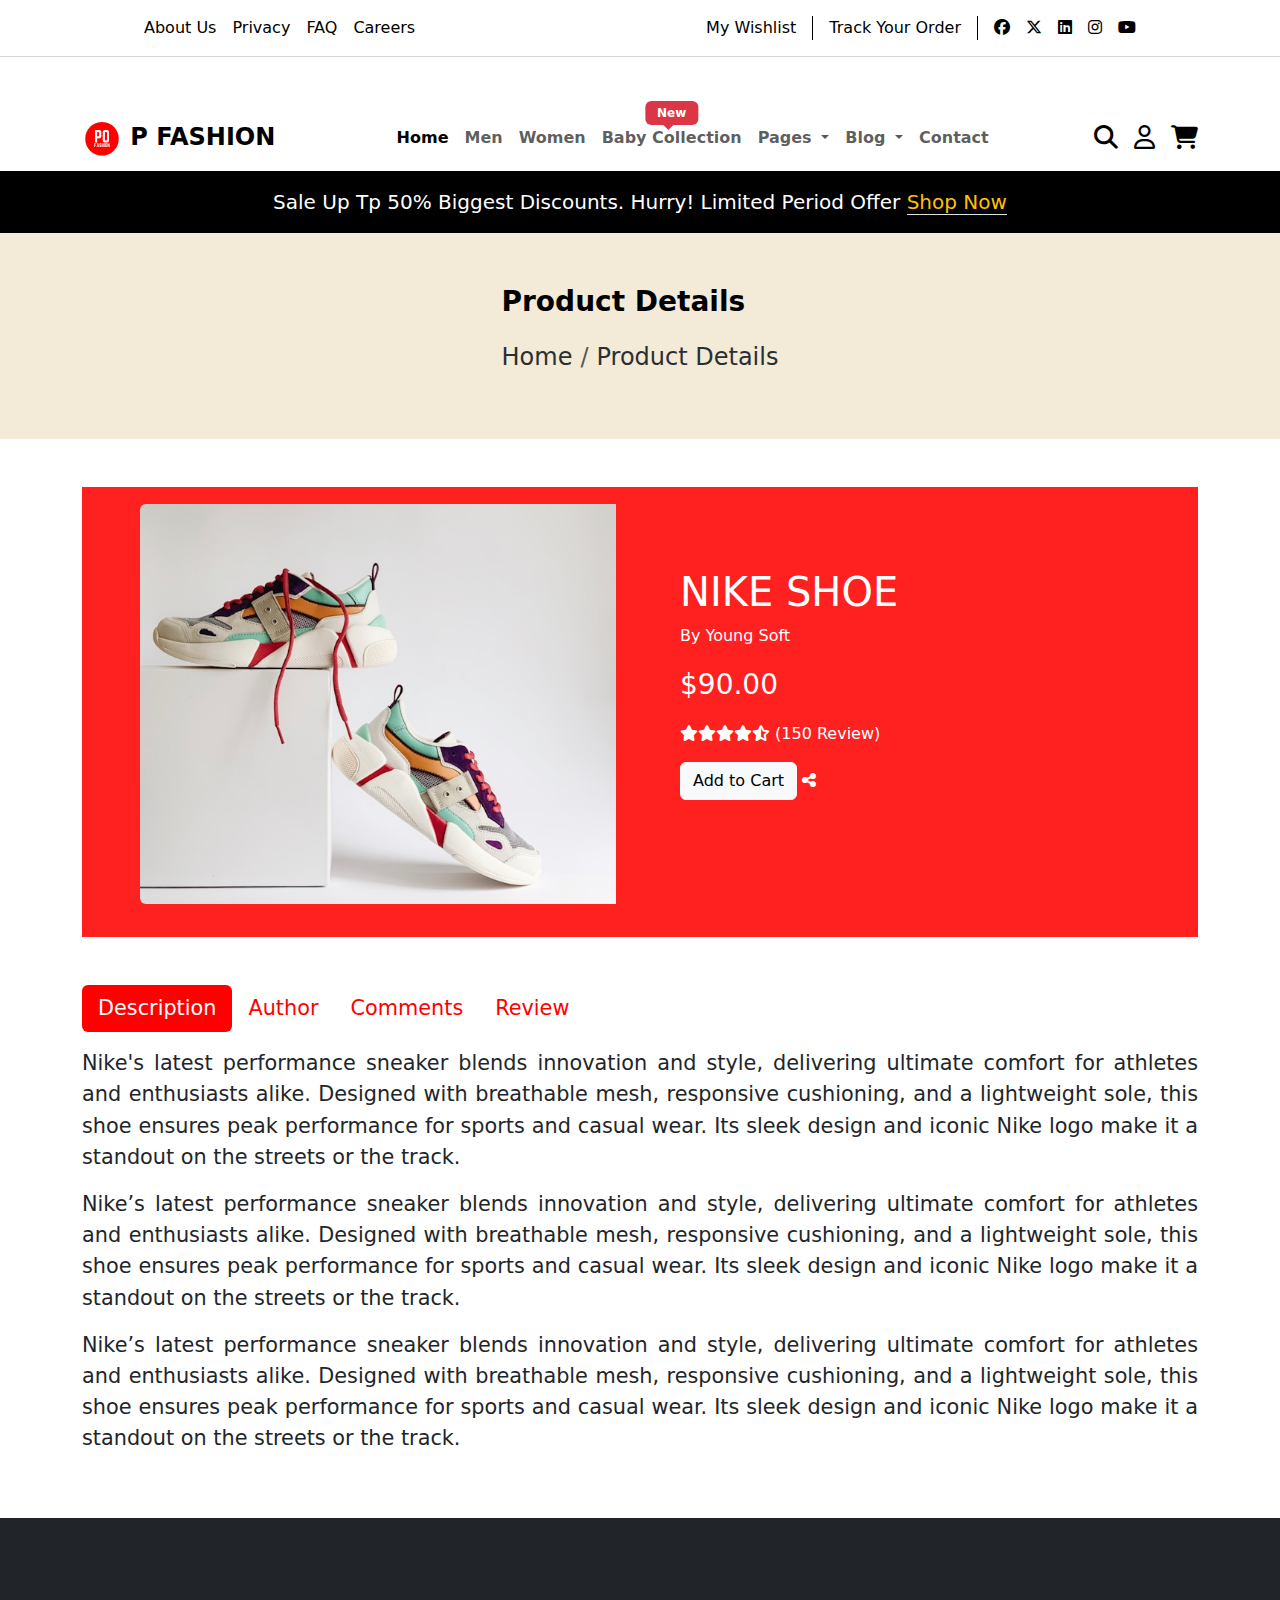
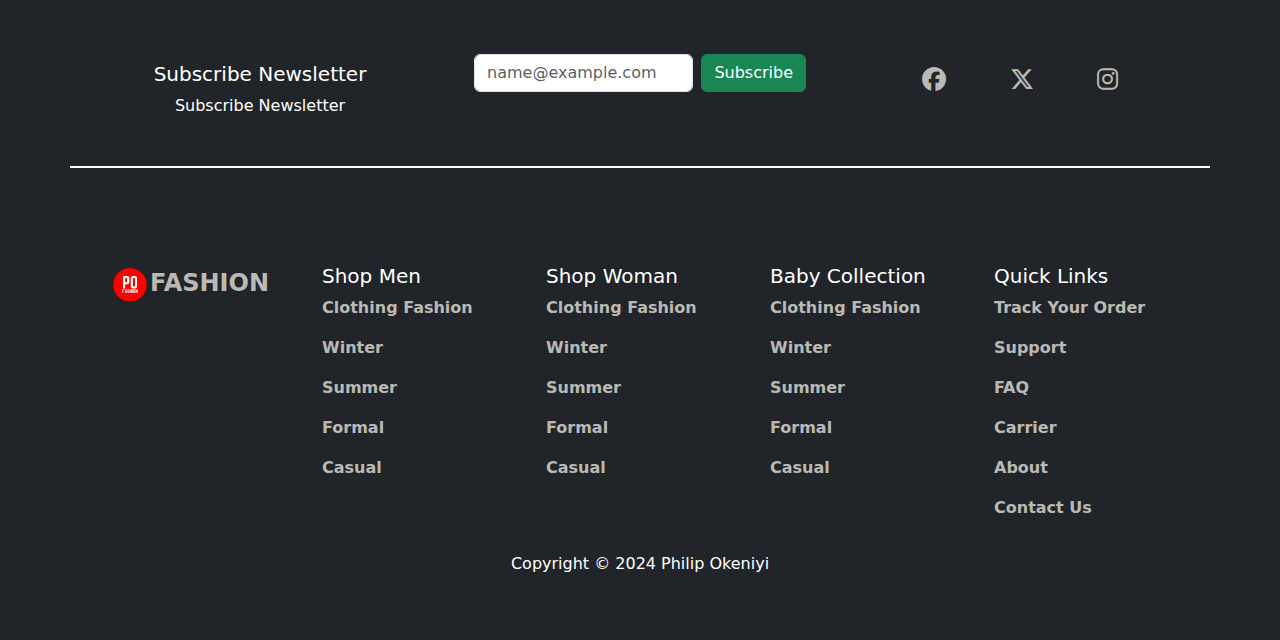
<file: product.html>
<!DOCTYPE html>
<html lang="en">
  <head>
    <meta charset="utf-8" />
    <meta name="viewport" content="width=device-width, initial-scale=1" />
    <meta name="description" content="Fashion " />
    <meta name="keywords" content="Fashion clothe" />
    <title>Cart</title>

    <link
      href="https://cdn.jsdelivr.net/npm/bootstrap@5.3.3/dist/css/bootstrap.min.css"
      rel="stylesheet"
    />
    <!-- font-awesome -->
    <link
      rel="stylesheet"
      href="https://cdnjs.cloudflare.com/ajax/libs/font-awesome/6.6.0/css/all.min.css"
    />
    <!-- google font start -->
    <link rel="preconnect" href="https://fonts.googleapis.com" />
    <link rel="preconnect" href="https://fonts.gstatic.com" crossorigin />
    <link
      href="https://fonts.googleapis.com/css2?family=Clicker+Script&family=Jost:ital,wght@0,100..900;1,100..900&display=swap"
      rel="stylesheet"
    />

    <!-- google font end -->

    <!-- Link Swiper's CSS -->
    <link
      rel="stylesheet"
      href="https://cdn.jsdelivr.net/npm/swiper@11/swiper-bundle.min.css"
    />

    <link
      rel="stylesheet"
      href="https://cdnjs.cloudflare.com/ajax/libs/font-awesome/6.6.0/css/all.min.css"
    />
    <link rel="icon" href="Images/po.png" type="image/x-icon" />
    <link rel="stylesheet" href="styles.css" />
  </head>

  <body>
    <div>
      <!-- header -->
      <header>
        <div class="header-container">
          <div class="header-top">
            <div class="header-top-left">
              <ul class="p-0 m-0">
                <li><a href="">About Us</a></li>
                <li><a href="">Privacy</a></li>
                <li><a href="">FAQ</a></li>
                <li><a href="">Careers</a></li>
              </ul>
            </div>

            <div class="header-top-right">
              <ul class="p-0 m-0">
                <li class="header-top-right-1"><a href="">My Wishlist</a></li>
                <li class="header-top-right-1">
                  <a href="">Track Your Order</a>
                </li>
              </ul>

              <ul class="p-0 m-0">
                <li>
                  <a href=""><i class="fa-brands fa-facebook"></i></a>
                </li>
                <li>
                  <a href=""><i class="fa-brands fa-x-twitter"></i></a>
                </li>
                <li>
                  <a href=""><i class="fa-brands fa-linkedin"></i></a>
                </li>
                <li>
                  <a href=""><i class="fa-brands fa-instagram"></i></a>
                </li>
                <li>
                  <a href=""><i class="fa-brands fa-youtube"></i></a>
                </li>
              </ul>
            </div>
          </div>
        </div>
        <div class="divider-line"></div>

        <div class="header-bottom mt-5">
          <!-- desktop nav-->
          <nav class="navbar navbar-expand-lg d-none d-lg-block">
            <div class="container-lg d-flex">
              <a href="index.html" class="navbar-brand fs-4 fw-bold">
                <img src="Images/po round.png" alt="" /> P FASHION</a
              >

              <button
                class="navbar-toggler"
                type="button"
                data-bs-toggle="collapse"
                data-bs-target="#navbarNavDropdown"
                aria-controls="navbarNavDropdown"
                aria-expanded="false"
                aria-label="Toggle navigation"
              >
                <span>Menu</span>
                <span class="navbar-toggler-icon"></span>
              </button>

              <div
                class="collapse navbar-collapse flex-grow-0"
                id="navbarNavDropdown"
              >
                <ul class="navbar-nav fs-6 fw-bold">
                  <li class="nav-item">
                    <a class="nav-link active" aria-current="page" href="index.html"
                      >Home</a
                    >
                  </li>
                  <li class="nav-item">
                    <a class="nav-link" href="men.html">Men</a>
                  </li>
                  <li class="nav-item">
                    <a class="nav-link" href="Women.html">Women</a>
                  </li>
                  <li class="nav-item">
                    <a class="nav-link position-relative" href="Baby.html"
                      >Baby Collection
                      <span
                        class="position-absolute start-50 translate-middle badge bg-danger comment-badge"
                      >
                        New
                      </span></a
                    >
                  </li>

                  <li class="nav-item dropdown">
                    <a
                      class="nav-link dropdown-toggle"
                      href="#"
                      role="button"
                      data-bs-toggle="dropdown"
                      aria-expanded="false"
                    >
                      Pages
                    </a>
                    <ul class="dropdown-menu">
                      <li><a class="dropdown-item" href="login.html">Login</a></li>
                      <li>
                        <a class="dropdown-item" href="cart.html">Cart</a>
                      </li>
                      <li>
                        <a class="dropdown-item" href="product.html">Product Details</a>
                      </li>
                      <li>
                        <a class="dropdown-item" href="#">Product Checkout</a>
                      </li>
                    </ul>
                  </li>

                  <li class="nav-item dropdown">
                    <a
                      class="nav-link dropdown-toggle"
                      href="blog.html"
                      role="button"
                      data-bs-toggle="dropdown"
                      aria-expanded="false"
                    >
                      Blog
                    </a>
                    <ul class="dropdown-menu">
                      <li><a class="dropdown-item" href="blog.html">Blog</a></li>

                      <li>
                        <a class="dropdown-item" href="#">Element</a>
                      </li>
                      <li>
                        <a class="dropdown-item" href="#">Blog Details</a>
                      </li>
                    </ul>
                  </li>

                  <li class="nav-item">
                    <a class="nav-link" href="contact.html">Contact</a>
                  </li>
                </ul>
              </div>

              <div class="header-bottom-right fs-4 fw-bold">
                <ul class="p-0 m-0">
                  <li>
                    <a href=""><i class="fa-solid fa-magnifying-glass"></i></a>
                  </li>
                  <li>
                    <a href=""><i class="fa-regular fa-user"></i></a>
                  </li>
                  <li>
                    <a href=""><i class="fa-solid fa-cart-shopping"></i></a>
                  </li>
                </ul>
              </div>
            </div>
          </nav>

          <!-- mobile nav -->
          <div
            class="d-flex justify-content-between w-100 px-sm-1 d-lg-none pt-4"
          >
            <a href="index.html" class="navbar-brand fs-4 fw-bold">
              <img src="Images/po round.png" alt="" /> P FASHION</a
            >

            <div class="header-bottom-right fs-4 fw-bold d-none d-sm-block">
              <ul class="p-0 m-0">
                <li>
                  <a href=""><i class="fa-solid fa-magnifying-glass"></i></a>
                </li>
                <li>
                  <a href=""><i class="fa-regular fa-user"></i></a>
                </li>
                <li>
                  <a href=""><i class="fa-solid fa-cart-shopping"></i></a>
                </li>
              </ul>
            </div>
          </div>

          <nav class="navbar navbar-expand-lg d-lg-none bg-body-secondary">
            <div class="container-lg d-flex flex-column">
              <div class="w-100 text-end">
                <button
                  class="navbar-toggler"
                  type="button"
                  data-bs-toggle="collapse"
                  data-bs-target="#navbarNavDropdown"
                  aria-controls="navbarNavDropdown"
                  aria-expanded="false"
                  aria-label="Toggle navigation"
                >
                  <span>Menu</span>
                  <span class="navbar-toggler-icon"></span>
                </button>

                <div
                  class="collapse navbar-collapse flex-grow-0 text-start"
                  id="navbarNavDropdown"
                >
                  <ul class="navbar-nav fs-6 fw-bold">
                    <li class="nav-item">
                      <a class="nav-link" aria-current="page" href="index.html">Home</a>
                    </li>
                    <li class="nav-item">
                      <a class="nav-link" href="men.html">Men</a>
                    </li>
                    <li class="nav-item">
                      <a class="nav-link" href="Women.html">Women</a>
                    </li>
                    <li class="nav-item">
                      <a class="nav-link position-relative" href="Baby.html"
                        >Baby Collection
                      </a>
                    </li>

                    <li class="nav-item dropdown">
                      <a
                        class="nav-link dropdown-toggle"
                        href="#"
                        role="button"
                        data-bs-toggle="dropdown"
                        aria-expanded="false"
                      >
                        Pages
                      </a>
                      <ul class="dropdown-menu">
                        <li><a class="dropdown-item" href="login.html">Login</a></li>
                        <li>
                          <a class="dropdown-item" href="cart.html">Cart</a>
                        </li>
                        <li>
                          <a class="dropdown-item" href="product.html">Product Details</a>
                        </li>
                        <li>
                          <a class="dropdown-item" href="#">Product Checkout</a>
                        </li>
                      </ul>
                    </li>

                    <li class="nav-item dropdown">
                      <a
                        class="nav-link dropdown-toggle"
                        href="#"
                        role="button"
                        data-bs-toggle="dropdown"
                        aria-expanded="false"
                      >
                        Blog
                      </a>
                      <ul class="dropdown-menu">
                        <li><a class="dropdown-item" href="blog.html">Blog</a></li>

                        <li>
                          <a class="dropdown-item" href="#">Element</a>
                        </li>
                        <li>
                          <a class="dropdown-item" href="#">Blog Details</a>
                        </li>
                      </ul>
                    </li>

                    <li class="nav-item">
                      <a class="nav-link" href="contact.html">Contact</a>
                    </li>
                  </ul>
                </div>
              </div>
            </div>
          </nav>
        </div>

        <div
          class="bg-black d-flex justify-content-center py-3 d-none d-lg-flex"
        >
          <p class="text-white p-0 m-0 fs-5">
            Sale Up Tp 50% Biggest Discounts. Hurry! Limited Period Offer
            <a href="product.html" class="text-warning text-decoration-none border-bottom"
              >Shop Now</a
            >
          </p>
        </div>
      </header>

      <!-- main -->

      <main class="d-flex flex-column">
        <section class="the-breadcrumb-area">
          <div
            class="container-fluid d-flex align-items-center justify-content-center p-5"
          >
            <div class="text-center">
              <nav aria-label="breadcrumb">
                <ol class="breadcrumb fs-3 fw-bold">
                  <li
                    class="breadcrumb-item active text-black"
                    aria-current="page"
                  >
                    Product Details
                  </li>
                </ol>
              </nav>

              <nav aria-label="breadcrumb">
                <ol class="breadcrumb fs-4">
                  <li class="breadcrumb-item">
                    <a
                      href="#"
                      class="text-secondary-emphasis text-decoration-none"
                      >Home</a
                    >
                  </li>
                  <li class="breadcrumb-item active" aria-current="page">
                    <a
                      href=""
                      class="text-secondary-emphasis text-decoration-none"
                      >Product Details</a
                    >
                  </li>
                </ol>
              </nav>
            </div>
          </div>
        </section>

        <!-- cart -->

        <section class="container mt-5">
          <div
            class="d-flex justify-content-center align-items-center product-wrapper"
          >
            <div class="card mb-3 text-white product-container">
              <div class="row g-1 g-md-5 product-items">
                <div
                  class="col d-flex justify-content-center align-items-center"
                >
                  <img src="Images/yml6.jpg" class="rounded-start" alt="..." />
                </div>

                <div class="col">
                  <div class="card-body my-5">
                    <h5 class="card-title fs-1">NIKE SHOE</h5>
                    <p class="card-text">By Young Soft</p>
                    <p class="card-text fs-3">$90.00</p>
                    <p class="card-text">
                      <i class="fa-solid fa-star"></i
                      ><i class="fa-solid fa-star"></i
                      ><i class="fa-solid fa-star"></i
                      ><i class="fa-solid fa-star"></i
                      ><i class="fa-solid fa-star-half-stroke"></i> (150 Review)
                    </p>

                    <p class="card-text">
                      <button type="button" class="btn btn-light">
                        Add to Cart
                      </button>
                      <i class="fa-solid fa-share-nodes text-end"></i>
                    </p>
                  </div>
                </div>
              </div>
            </div>
          </div>
        </section>


        <!-- reviews -->
        <section class="container mt-5 reviews">
          <ul class="nav nav-pills mb-3" id="pills-tab" role="tablist">
            <li class="nav-item" role="presentation">
              <button
                class="nav-link active "
                id="pills-Description-tab"
                data-bs-toggle="pill"
                data-bs-target="#pills-Description"
                type="button"
                role="tab"
                aria-controls="pills-Description"
                aria-selected="true"
              >
                Description
              </button>
            </li>
            <li class="nav-item" role="presentation">
              <button
                class="nav-link"
                id="pills-author-tab"
                data-bs-toggle="pill"
                data-bs-target="#pills-author"
                type="button"
                role="tab"
                aria-controls="pills-author"
                aria-selected="false"
              >
                Author
              </button>
            </li>
            <li class="nav-item" role="presentation">
              <button
                class="nav-link"
                id="pills-comments-tab"
                data-bs-toggle="pill"
                data-bs-target="#pills-comments"
                type="button"
                role="tab"
                aria-controls="pills-comments"
                aria-selected="false"
              >
                Comments
              </button>
            </li>
            <li class="nav-item" role="presentation">
              <button
                class="nav-link"
                id="pills-review-tab"
                data-bs-toggle="pill"
                data-bs-target="#pills-review"
                type="button"
                role="tab"
                aria-controls="pills-review"
                aria-selected="false"
              >
                Review
              </button>
            </li>
          </ul>
          <div class="tab-content " id="pills-tabContent">
            <div
              class="tab-pane fade show active "
              id="pills-Description"
              role="tabpanel"
              aria-labelledby="pills-Description-tab"
              tabindex="0"
            >
              <p >
                Nike's latest performance sneaker blends innovation and style,
                delivering ultimate comfort for athletes and enthusiasts alike.
                Designed with breathable mesh, responsive cushioning, and a
                lightweight sole, this shoe ensures peak performance for sports
                and casual wear. Its sleek design and iconic Nike logo make it a
                standout on the streets or the track.
              </p>
              <p>
                Nike’s latest performance sneaker blends innovation and style,
                delivering ultimate comfort for athletes and enthusiasts alike.
                Designed with breathable mesh, responsive cushioning, and a
                lightweight sole, this shoe ensures peak performance for sports
                and casual wear. Its sleek design and iconic Nike logo make it a
                standout on the streets or the track.
              </p>
              <p>
                Nike’s latest performance sneaker blends innovation and style,
                delivering ultimate comfort for athletes and enthusiasts alike.
                Designed with breathable mesh, responsive cushioning, and a
                lightweight sole, this shoe ensures peak performance for sports
                and casual wear. Its sleek design and iconic Nike logo make it a
                standout on the streets or the track.
              </p>
            </div>

            <div
              class="tab-pane fade"
              id="pills-author"
              role="tabpanel"
              aria-labelledby="pills-author-tab"
              tabindex="0"
            >
              <p>
                Philip Okeniyi Fitness enthusiast, product reviewer, and sneaker
                collector with a passion for exploring cutting-edge footwear
                designs.
              </p>
            </div>


            <div
              class="tab-pane fade"
              id="pills-comments"
              role="tabpanel"
              aria-labelledby="pills-comments-tab"
              tabindex="0"
            >
              <p>
                Sarah: “These shoes are a game changer for my morning runs.
                Super comfy!”
              </p>
              <p>
                Mike: “Love the design. Perfect for workouts and casual
                outings.”
              </p>
              <p>Emma: “A bit pricey but worth every penny for the quality.”</p>
            </div>

            <div
              class="tab-pane fade"
              id="pills-review"
              role="tabpanel"
              aria-labelledby="pills-review-tab"
              tabindex="0"
            >
              <p>
                "Absolutely love these! The cushioning makes it feel like I'm walking on clouds. Great for long-distance runs and gym sessions." - Megan T.


              </p>
              
              <p>
                "Stylish and comfortable, but I wish they had more color options. Still a fantastic shoe overall." - Ryan P.
              </p>


              <p>These are my go-to sneakers now. Perfect fit, lightweight, and they look amazing with every outfit." - Jessica M</p>
              <p>"Good shoes, but they took a while to break in. Once they did, they were super comfortable for walking and casual wear." - Chris L.</p>
            </div>
          </div>
        </section>
      </main>
      <!-- footer -->
      <footer class="footer py-5 mt-5">
        <section class="container footer-1">
          <div class="row row-cols-1 row-cols-md-2 row-cols-lg-3 g-4">
            <div class="col">
              <div class="card">
                <div class="card-body text-center">
                  <h5 class="card-title">Subscribe Newsletter</h5>
                  <p class="card-text">Subscribe Newsletter</p>
                </div>
              </div>
            </div>

            <div class="col">
              <div class="card">
                <nav class="navbar">
                  <div class="container-fluid">
                    <form class="d-flex w-100" role="search">
                      <input
                        type="email"
                        class="form-control me-2 w-100"
                        id="exampleFormControlInput1"
                        placeholder="name@example.com"
                      />
                      <button class="btn btn-success" type="submit">
                        Subscribe
                      </button>
                    </form>
                  </div>
                </nav>
              </div>
            </div>

            <div class="col">
              <div class="card">
                <div class="card-body text-center">
                  <p
                    class="card-text fs-4 d-flex justify-content-evenly social-med"
                  >
                    <a href=""><i class="fa-brands fa-facebook"></i></a>
                    <a href=""><i class="fa-brands fa-x-twitter"></i></a>
                    <a href=""><i class="fa-brands fa-instagram"></i></a>
                  </p>
                </div>
              </div>
            </div>
          </div>
        </section>

        <!-- footer2 -->

        <section class="container footer-two">
          <div
            class="row row-cols-1 row row-cols-sm-2 row-cols-md-2 row-cols-lg-5 g-1"
          >
            <div class="col">
              <div class="card">
                <div class="card-body text-start">
                  <div class="container-lg d-flex">
                    <h5>
                      <a href="#" class="fs-4 fw-bold">
                        <img src="Images/po round.png" alt="" />FASHION</a
                      >
                    </h5>
                  </div>
                </div>
              </div>
            </div>

            <div class="col">
              <div class="card">
                <div class="card-body text-start">
                  <h5 class="card-title">Shop Men</h5>
                  <ul class="list-group list-unstyled">
                    <li><a href="">Clothing Fashion</a></li>
                    <li><a href="">Winter</a></li>
                    <li><a href="">Summer</a></li>
                    <li><a href="">Formal</a></li>
                    <li><a href="">Casual</a></li>
                  </ul>
                </div>
              </div>
            </div>

            <div class="col">
              <div class="card">
                <div class="card-body text-start">
                  <h5 class="card-title">Shop Woman</h5>
                  <ul class="list-group list-unstyled">
                    <li><a href="">Clothing Fashion</a></li>
                    <li><a href="">Winter</a></li>
                    <li><a href="">Summer</a></li>
                    <li><a href="">Formal</a></li>
                    <li><a href="">Casual</a></li>
                  </ul>
                </div>
              </div>
            </div>

            <div class="col">
              <div class="card">
                <div class="card-body text-start">
                  <h5 class="card-title">Baby Collection</h5>
                  <ul class="list-group list-unstyled">
                    <li><a href="">Clothing Fashion</a></li>
                    <li><a href="">Winter</a></li>
                    <li><a href="">Summer</a></li>
                    <li><a href="">Formal</a></li>
                    <li><a href="">Casual</a></li>
                  </ul>
                </div>
              </div>
            </div>

            <div class="col">
              <div class="card">
                <div class="card-body text-start">
                  <h5 class="card-title">Quick Links</h5>
                  <ul class="list-group list-unstyled">
                    <li><a href="">Track Your Order</a></li>
                    <li><a href="">Support</a></li>
                    <li><a href="">FAQ</a></li>
                    <li><a href="">Carrier</a></li>
                    <li><a href="">About</a></li>
                    <li><a href="">Contact Us</a></li>
                  </ul>
                </div>
              </div>
            </div>
          </div>
        </section>

        <!-- copyright -->
        <section class="container footer-3 text-center text-white">
          <p>Copyright &copy; 2024 Philip Okeniyi</p>
        </section>
      </footer>
    </div>

    <script src="https://cdn.jsdelivr.net/npm/bootstrap@5.3.3/dist/js/bootstrap.bundle.min.js"></script>
    <script src="cart.js"></script>
  </body>
</html>
</file>
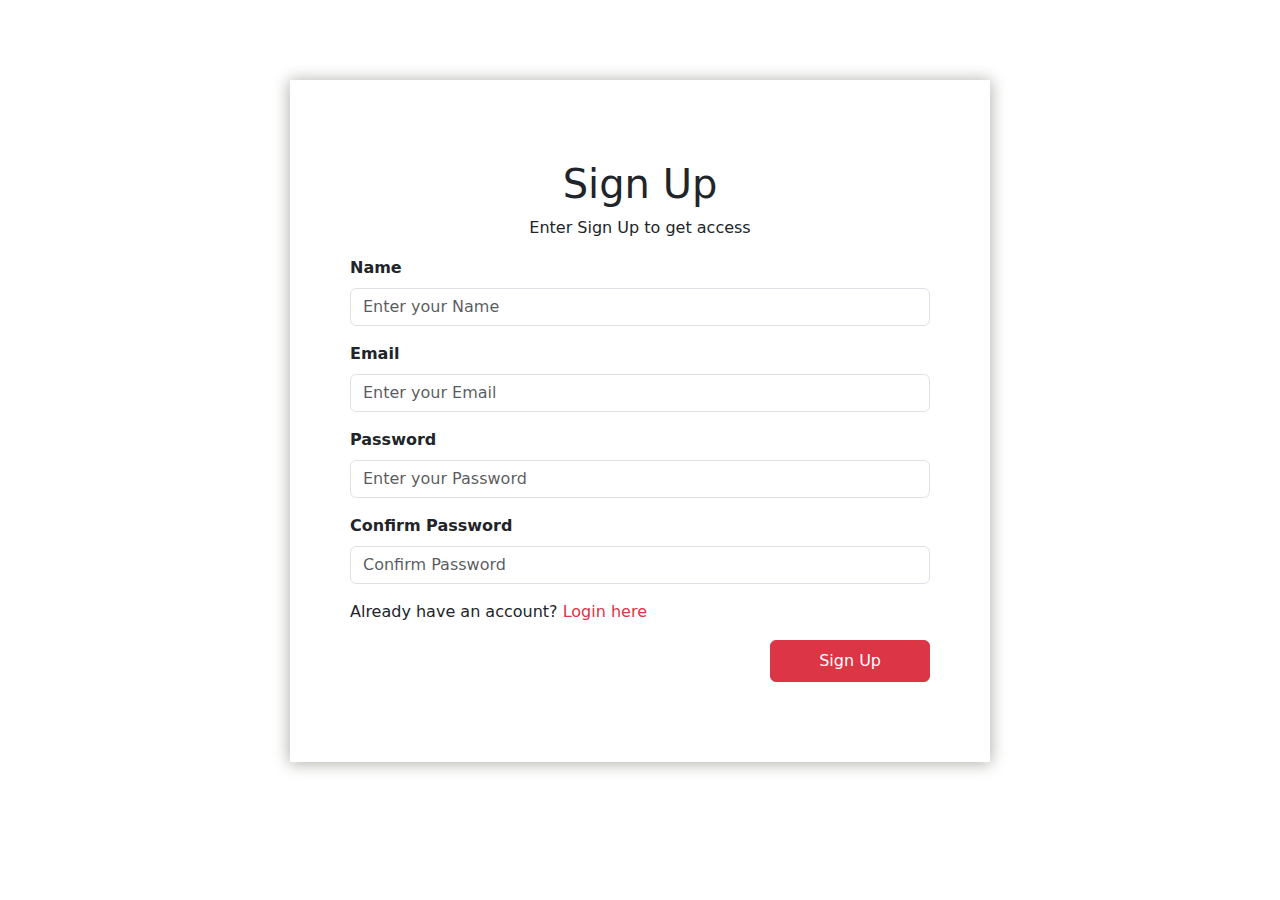
<file: signup.html>
<!DOCTYPE html>
<html lang="en">
  <head>
    <meta charset="utf-8" />
    <meta name="viewport" content="width=device-width, initial-scale=1" />
    <meta name="description" content="Fashion " />
    <meta name="keywords" content="Fashion clothe" />
    <title>Sign Up</title>

    <link
      href="https://cdn.jsdelivr.net/npm/bootstrap@5.3.3/dist/css/bootstrap.min.css"
      rel="stylesheet"
    />
    <!-- font-awesome -->
    <link
      rel="stylesheet"
      href="https://cdnjs.cloudflare.com/ajax/libs/font-awesome/6.6.0/css/all.min.css"
    />
    <!-- google font start -->
    <link rel="preconnect" href="https://fonts.googleapis.com" />
    <link rel="preconnect" href="https://fonts.gstatic.com" crossorigin />
    <link
      href="https://fonts.googleapis.com/css2?family=Clicker+Script&family=Jost:ital,wght@0,100..900;1,100..900&display=swap"
      rel="stylesheet"
    />

    <!-- google font end -->

    <!-- Link Swiper's CSS -->

    <link
      rel="stylesheet"
      href="https://cdnjs.cloudflare.com/ajax/libs/font-awesome/6.6.0/css/all.min.css"
    />
    <link rel="icon" href="Images/po.png" type="image/x-icon" />
    <link rel="stylesheet" href="styles.css" />
  </head>

  <body>
    <div class="login-container">

      <div class="container d-flex flex-column">

        <div class="login-1 text-center">
          <h1>Sign Up</h1>
          <p>Enter Sign Up to get access</p>
        </div>

        <form class="row g-3">
          <div class="col-md-12 fw-bold">
            <label for="inputEmail4" class="form-label">Name </label>
            <input
              type="text"
              class="form-control"
              id="inputEmail4"
              placeholder="Enter your Name"
            />
          </div>
          <div class="col-md-12 fw-bold">
            <label for="inputEmail4" class="form-label">Email </label>
            <input
              type="email"
              class="form-control"
              id="inputEmail4"
              placeholder="Enter your Email"
            />
          </div>

          <div class="col-md-12 fw-bold">
            <label for="inputPassword4" class="form-label">Password</label>
            <input
              type="password"
              class="form-control"
              id="inputPassword4"
              placeholder="Enter your Password"
            />
          </div>

          <div class="col-md-12 fw-bold">
            <label for="inputPassword4" class="form-label">Confirm Password</label>
            <input
              type="password"
              class="form-control"
              id="inputPassword4"
              placeholder="Confirm Password"
            />
          </div>

          

          <div class="col-12">
            <p>
                Already have an account? 
              <a href="login.html" class="text-decoration-none text-danger"
                >Login here</a
              >
            </p>
            <button type="submit" class="btn btn-danger float-end px-5 py-2">
              Sign Up
            </button>
          </div>
        </form>
      </div>

    </div>

    <script src="https://cdn.jsdelivr.net/npm/bootstrap@5.3.3/dist/js/bootstrap.bundle.min.js"></script>
  </body>
</html>
</file>
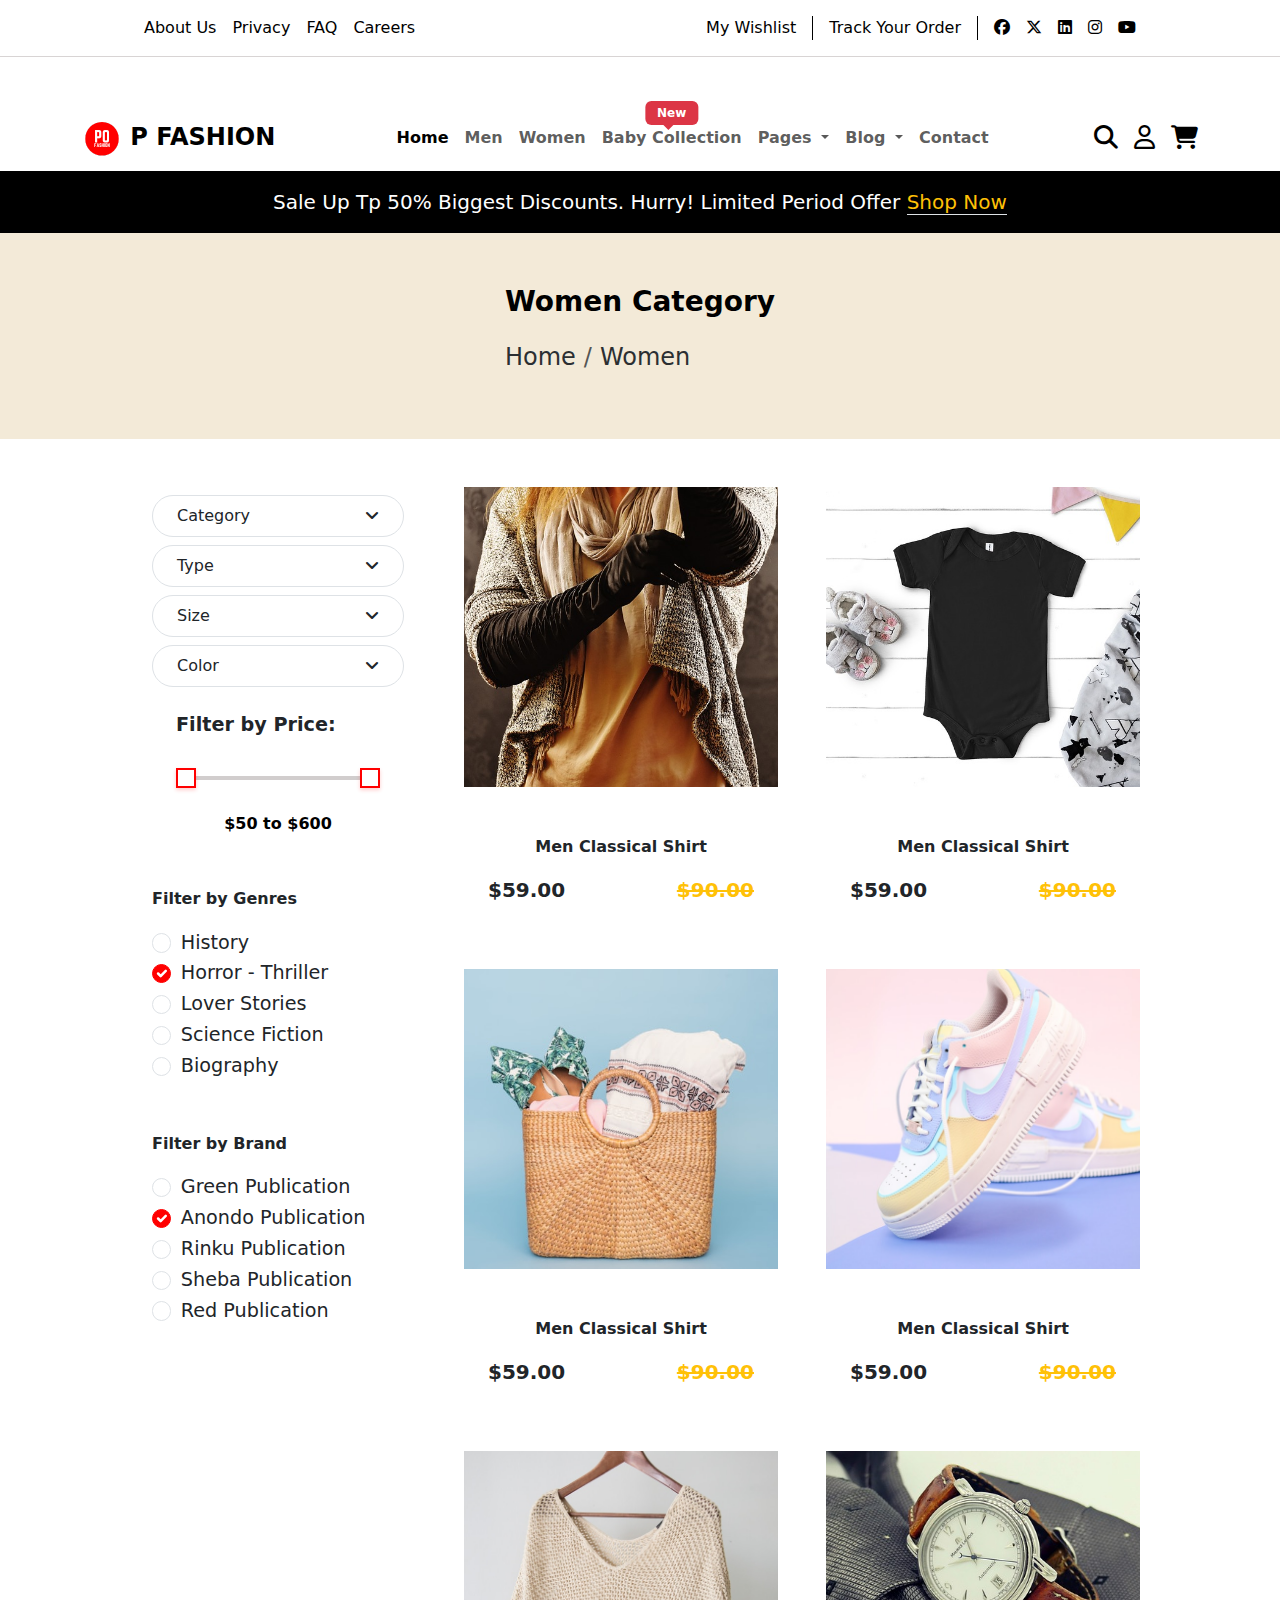
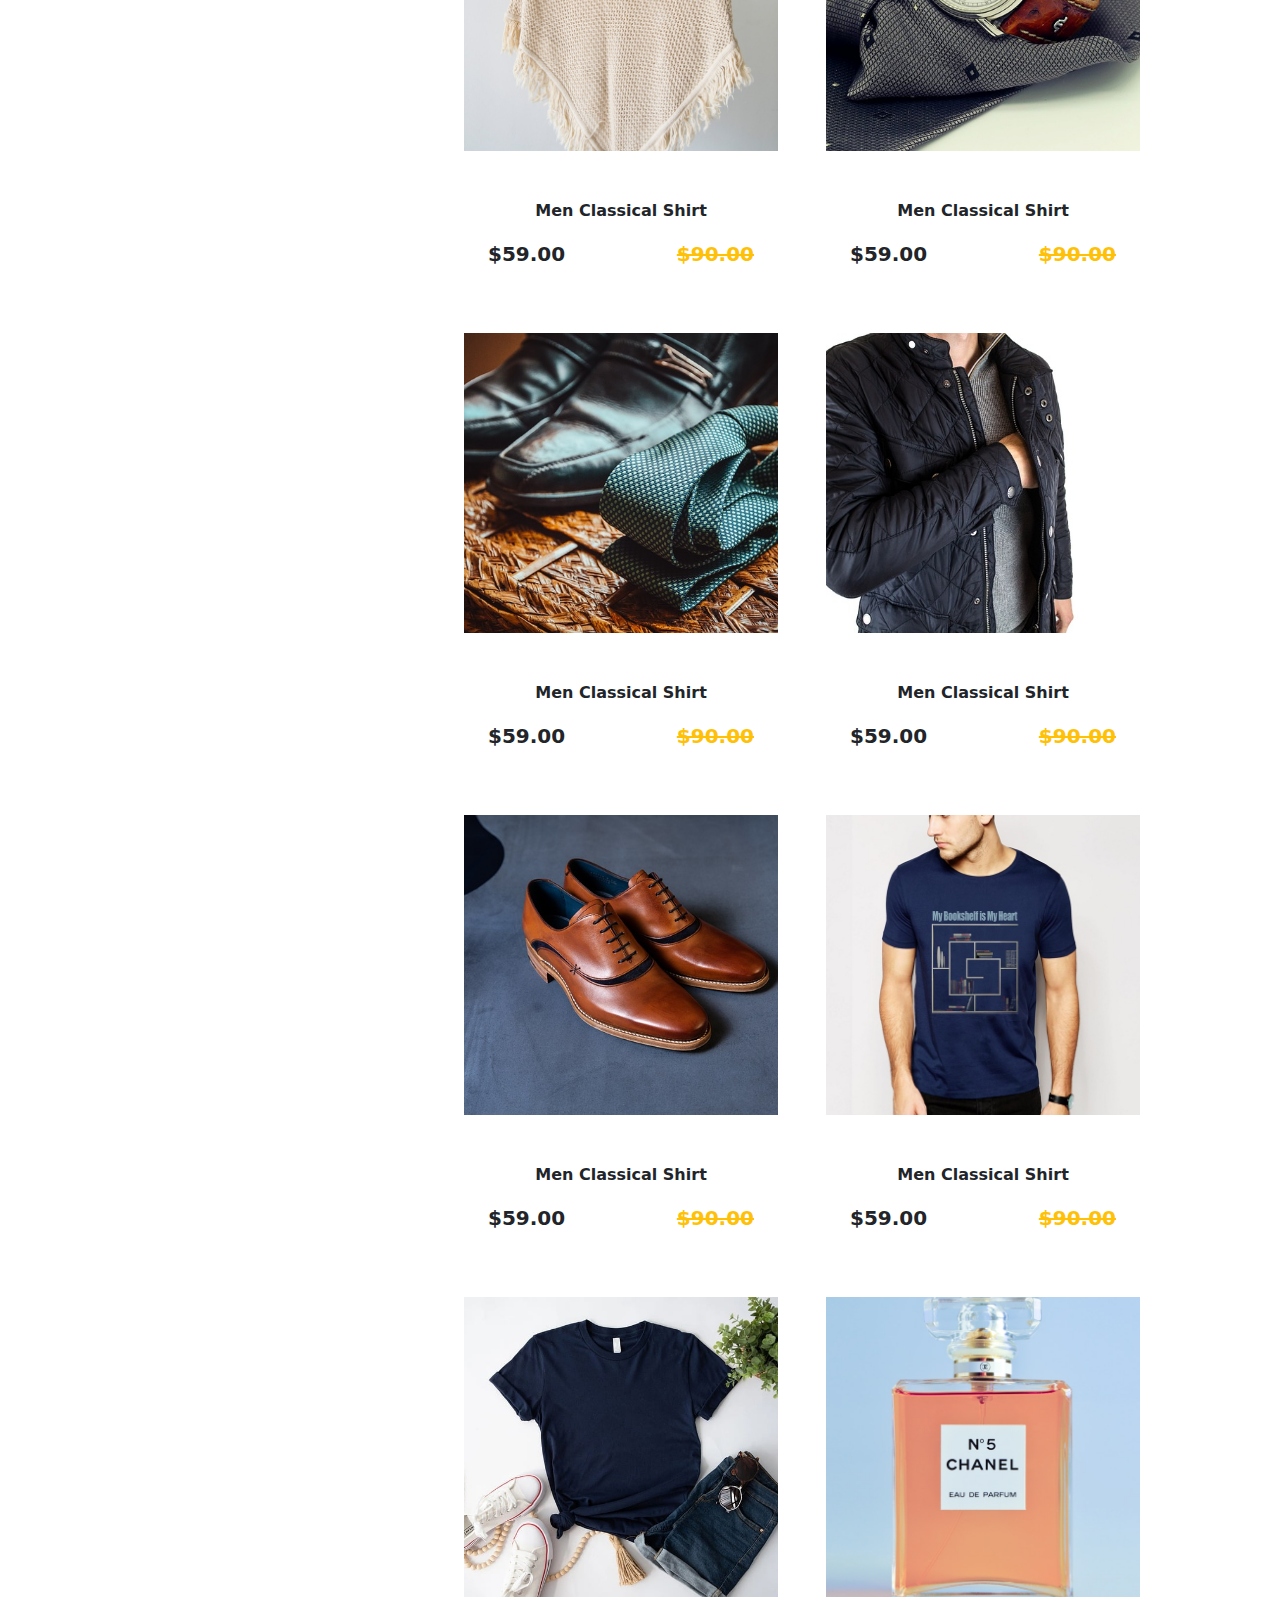
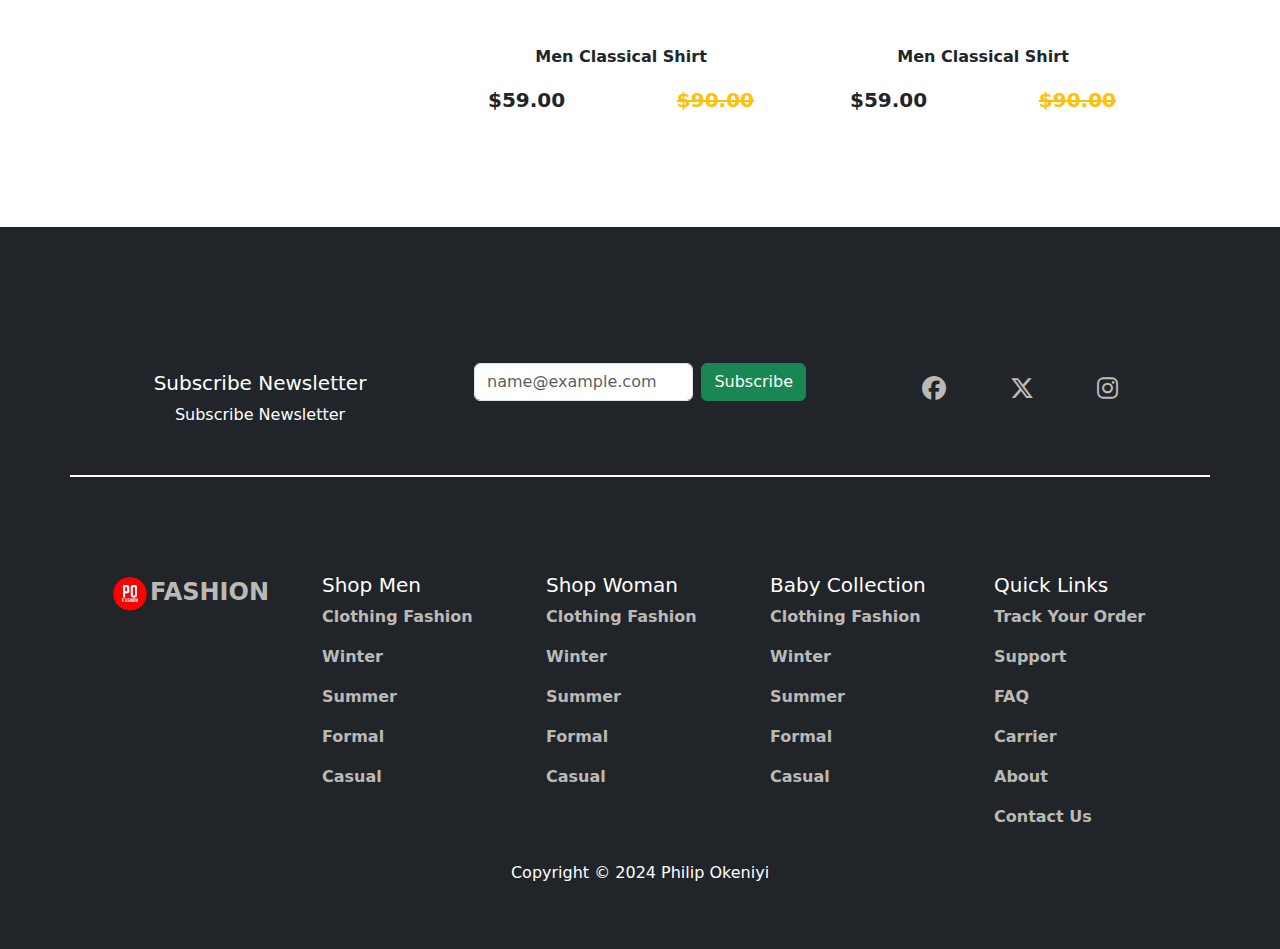
<file: Women.html>
<!DOCTYPE html>
<html lang="en">
  <head>
    <meta charset="utf-8" />
    <meta name="viewport" content="width=device-width, initial-scale=1" />
    <meta name="description" content="Fashion " />
    <meta name="keywords" content="Fashion clothe" />
    <title>Woman Fashion</title>

    <link
      href="https://cdn.jsdelivr.net/npm/bootstrap@5.3.3/dist/css/bootstrap.min.css"
      rel="stylesheet"
    />
    <!-- font-awesome -->
    <link
      rel="stylesheet"
      href="https://cdnjs.cloudflare.com/ajax/libs/font-awesome/6.6.0/css/all.min.css"
    />
    <!-- google font start -->
    <link rel="preconnect" href="https://fonts.googleapis.com" />
    <link rel="preconnect" href="https://fonts.gstatic.com" crossorigin />
    <link
      href="https://fonts.googleapis.com/css2?family=Clicker+Script&family=Jost:ital,wght@0,100..900;1,100..900&display=swap"
      rel="stylesheet"
    />

    <!-- google font end -->

    <!-- Link Swiper's CSS -->
    <link
      rel="stylesheet"
      href="https://cdn.jsdelivr.net/npm/swiper@11/swiper-bundle.min.css"
    />

    <link
      rel="stylesheet"
      href="https://cdnjs.cloudflare.com/ajax/libs/font-awesome/6.6.0/css/all.min.css"
    />
    <link rel="icon" href="Images/po.png" type="image/x-icon" />
    <link rel="stylesheet" href="styles.css" />
  </head>

  <body>
    <div>
      <!-- header -->
     
      <header>
        <div class="header-container">
          <div class="header-top">
            <div class="header-top-left">
              <ul class="p-0 m-0">
                <li><a href="">About Us</a></li>
                <li><a href="">Privacy</a></li>
                <li><a href="">FAQ</a></li>
                <li><a href="">Careers</a></li>
              </ul>
            </div>

            <div class="header-top-right">
              <ul class="p-0 m-0">
                <li class="header-top-right-1"><a href="">My Wishlist</a></li>
                <li class="header-top-right-1">
                  <a href="">Track Your Order</a>
                </li>
              </ul>

              <ul class="p-0 m-0">
                <li>
                  <a href=""><i class="fa-brands fa-facebook"></i></a>
                </li>
                <li>
                  <a href=""><i class="fa-brands fa-x-twitter"></i></a>
                </li>
                <li>
                  <a href=""><i class="fa-brands fa-linkedin"></i></a>
                </li>
                <li>
                  <a href=""><i class="fa-brands fa-instagram"></i></a>
                </li>
                <li>
                  <a href=""><i class="fa-brands fa-youtube"></i></a>
                </li>
              </ul>
            </div>
          </div>
        </div>
        <div class="divider-line"></div>

        <div class="header-bottom mt-5">
          <!-- desktop nav-->
          <nav class="navbar navbar-expand-lg d-none d-lg-block">
            <div class="container-lg d-flex">
              <a href="index.html" class="navbar-brand fs-4 fw-bold">
                <img src="Images/po round.png" alt="" /> P FASHION</a
              >

              <button
                class="navbar-toggler"
                type="button"
                data-bs-toggle="collapse"
                data-bs-target="#navbarNavDropdown"
                aria-controls="navbarNavDropdown"
                aria-expanded="false"
                aria-label="Toggle navigation"
              >
                <span>Menu</span>
                <span class="navbar-toggler-icon"></span>
              </button>

              <div
                class="collapse navbar-collapse flex-grow-0"
                id="navbarNavDropdown"
              >
                <ul class="navbar-nav fs-6 fw-bold">
                  <li class="nav-item">
                    <a class="nav-link active" aria-current="page" href="index.html"
                      >Home</a
                    >
                  </li>
                  <li class="nav-item">
                    <a class="nav-link" href="men.html">Men</a>
                  </li>
                  <li class="nav-item">
                    <a class="nav-link" href="Women.html">Women</a>
                  </li>
                  <li class="nav-item">
                    <a class="nav-link position-relative" href="Baby.html"
                      >Baby Collection
                      <span
                        class="position-absolute start-50 translate-middle badge bg-danger comment-badge"
                      >
                        New
                      </span></a
                    >
                  </li>

                  <li class="nav-item dropdown">
                    <a
                      class="nav-link dropdown-toggle"
                      href="#"
                      role="button"
                      data-bs-toggle="dropdown"
                      aria-expanded="false"
                    >
                      Pages
                    </a>
                    <ul class="dropdown-menu">
                      <li><a class="dropdown-item" href="login.html">Login</a></li>
                      <li>
                        <a class="dropdown-item" href="cart.html">Cart</a>
                      </li>
                      <li>
                        <a class="dropdown-item" href="product.html">Product Details</a>
                      </li>
                      <li>
                        <a class="dropdown-item" href="#">Product Checkout</a>
                      </li>
                    </ul>
                  </li>

                  <li class="nav-item dropdown">
                    <a
                      class="nav-link dropdown-toggle"
                      href="blog.html"
                      role="button"
                      data-bs-toggle="dropdown"
                      aria-expanded="false"
                    >
                      Blog
                    </a>
                    <ul class="dropdown-menu">
                      <li><a class="dropdown-item" href="blog.html">Blog</a></li>

                      <li>
                        <a class="dropdown-item" href="#">Element</a>
                      </li>
                      <li>
                        <a class="dropdown-item" href="#">Blog Details</a>
                      </li>
                    </ul>
                  </li>

                  <li class="nav-item">
                    <a class="nav-link" href="contact.html">Contact</a>
                  </li>
                </ul>
              </div>

              <div class="header-bottom-right fs-4 fw-bold">
                <ul class="p-0 m-0">
                  <li>
                    <a href=""><i class="fa-solid fa-magnifying-glass"></i></a>
                  </li>
                  <li>
                    <a href=""><i class="fa-regular fa-user"></i></a>
                  </li>
                  <li>
                    <a href=""><i class="fa-solid fa-cart-shopping"></i></a>
                  </li>
                </ul>
              </div>
            </div>
          </nav>

          <!-- mobile nav -->
          <div
            class="d-flex justify-content-between w-100 px-sm-1 d-lg-none pt-4"
          >
            <a href="index.html" class="navbar-brand fs-4 fw-bold">
              <img src="Images/po round.png" alt="" /> P FASHION</a
            >

            <div class="header-bottom-right fs-4 fw-bold d-none d-sm-block">
              <ul class="p-0 m-0">
                <li>
                  <a href=""><i class="fa-solid fa-magnifying-glass"></i></a>
                </li>
                <li>
                  <a href=""><i class="fa-regular fa-user"></i></a>
                </li>
                <li>
                  <a href=""><i class="fa-solid fa-cart-shopping"></i></a>
                </li>
              </ul>
            </div>
          </div>

          <nav class="navbar navbar-expand-lg d-lg-none bg-body-secondary">
            <div class="container-lg d-flex flex-column">
              <div class="w-100 text-end">
                <button
                  class="navbar-toggler"
                  type="button"
                  data-bs-toggle="collapse"
                  data-bs-target="#navbarNavDropdown"
                  aria-controls="navbarNavDropdown"
                  aria-expanded="false"
                  aria-label="Toggle navigation"
                >
                  <span>Menu</span>
                  <span class="navbar-toggler-icon"></span>
                </button>

                <div
                  class="collapse navbar-collapse flex-grow-0 text-start"
                  id="navbarNavDropdown"
                >
                  <ul class="navbar-nav fs-6 fw-bold">
                    <li class="nav-item">
                      <a class="nav-link" aria-current="page" href="index.html">Home</a>
                    </li>
                    <li class="nav-item">
                      <a class="nav-link" href="men.html">Men</a>
                    </li>
                    <li class="nav-item">
                      <a class="nav-link" href="Women.html">Women</a>
                    </li>
                    <li class="nav-item">
                      <a class="nav-link position-relative" href="Baby.html"
                        >Baby Collection
                      </a>
                    </li>

                    <li class="nav-item dropdown">
                      <a
                        class="nav-link dropdown-toggle"
                        href="#"
                        role="button"
                        data-bs-toggle="dropdown"
                        aria-expanded="false"
                      >
                        Pages
                      </a>
                      <ul class="dropdown-menu">
                        <li><a class="dropdown-item" href="login.html">Login</a></li>
                        <li>
                          <a class="dropdown-item" href="cart.html">Cart</a>
                        </li>
                        <li>
                          <a class="dropdown-item" href="product.html">Product Details</a>
                        </li>
                        <li>
                          <a class="dropdown-item" href="#">Product Checkout</a>
                        </li>
                      </ul>
                    </li>

                    <li class="nav-item dropdown">
                      <a
                        class="nav-link dropdown-toggle"
                        href="#"
                        role="button"
                        data-bs-toggle="dropdown"
                        aria-expanded="false"
                      >
                        Blog
                      </a>
                      <ul class="dropdown-menu">
                        <li><a class="dropdown-item" href="blog.html">Blog</a></li>

                        <li>
                          <a class="dropdown-item" href="#">Element</a>
                        </li>
                        <li>
                          <a class="dropdown-item" href="#">Blog Details</a>
                        </li>
                      </ul>
                    </li>

                    <li class="nav-item">
                      <a class="nav-link" href="contact.html">Contact</a>
                    </li>
                  </ul>
                </div>
              </div>
            </div>
          </nav>
        </div>

        <div
          class="bg-black d-flex justify-content-center py-3 d-none d-lg-flex"
        >
          <p class="text-white p-0 m-0 fs-5">
            Sale Up Tp 50% Biggest Discounts. Hurry! Limited Period Offer
            <a href="product.html" class="text-warning text-decoration-none border-bottom"
              >Shop Now</a
            >
          </p>
        </div>
      </header>
      <!-- main -->
      <main class="d-flex flex-column">
        <section class="the-breadcrumb-area">
          <div
            class="container-fluid d-flex align-items-center justify-content-center p-5"
          >
            <div class="text-center">
              <nav aria-label="breadcrumb">
                <ol class="breadcrumb fs-3 fw-bold">
                  <li
                    class="breadcrumb-item active text-black"
                    aria-current="page"
                  >
                    Women Category
                  </li>
                </ol>
              </nav>

              <nav aria-label="breadcrumb">
                <ol class="breadcrumb fs-4">
                  <li class="breadcrumb-item">
                    <a
                      href="#"
                      class="text-secondary-emphasis text-decoration-none"
                      >Home</a
                    >
                  </li>
                  <li class="breadcrumb-item active" aria-current="page">
                    <a
                      href=""
                      class="text-secondary-emphasis text-decoration-none"
                      >Women</a
                    >
                  </li>
                </ol>
              </nav>
            </div>
          </div>
        </section>

        <!-- category -->
        <section class="my-5">
          <section class="d-flex justify-content-center">
            <div
              class="row gap-4 d-flex justify-content-between category-container"
            >
              <!-- First column category-left-->
              <div class="col-3 category-left px-4 py-2">
                <!-- dropdown -->

                <div class="d-flex flex-column gap-2">
                  <div class="dropdown">
                    <a
                      class="btn border w-100 d-flex justify-content-between px-4 py-2"
                      href="#"
                      role="button"
                      data-bs-toggle="dropdown"
                      aria-expanded="false"
                      style="border-radius: 50px"
                    >
                      Category
                      <span><i class="fa-solid fa-angle-down"></i></span>
                    </a>

                    <ul class="dropdown-menu w-100">
                      <li><a class="dropdown-item" href="#">MEN</a></li>
                      <li><a class="dropdown-item" href="#">WOMEN</a></li>
                      <li><a class="dropdown-item" href="#">KIDS</a></li>
                    </ul>
                  </div>
                  <div class="dropdown">
                    <a
                      class="btn border w-100 d-flex justify-content-between px-4 py-2"
                      href="#"
                      role="button"
                      data-bs-toggle="dropdown"
                      aria-expanded="false"
                      style="border-radius: 50px"
                    >
                      Type <span><i class="fa-solid fa-angle-down"></i></span>
                    </a>

                    <ul class="dropdown-menu w-100">
                      <li><a class="dropdown-item" href="#">Short</a></li>
                      <li><a class="dropdown-item" href="#">Long</a></li>
                      <li><a class="dropdown-item" href="#"></a></li>
                    </ul>
                  </div>
                  <div class="dropdown">
                    <a
                      class="btn border w-100 d-flex justify-content-between px-4 py-2"
                      href="#"
                      role="button"
                      data-bs-toggle="dropdown"
                      aria-expanded="false"
                      style="border-radius: 50px"
                    >
                      Size <span><i class="fa-solid fa-angle-down"></i></span>
                    </a>

                    <ul class="dropdown-menu w-100">
                      <li><a class="dropdown-item" href="#">M</a></li>
                      <li><a class="dropdown-item" href="#">L</a></li>
                      <li><a class="dropdown-item" href="#">XL</a></li>
                    </ul>
                  </div>
                  <div class="dropdown">
                    <a
                      class="btn border w-100 d-flex justify-content-between px-4 py-2"
                      href="#"
                      role="button"
                      data-bs-toggle="dropdown"
                      aria-expanded="false"
                      style="border-radius: 50px"
                    >
                      Color <span><i class="fa-solid fa-angle-down"></i></span>
                    </a>

                    <ul class="dropdown-menu w-100">
                      <li><a class="dropdown-item" href="#">White</a></li>
                      <li><a class="dropdown-item" href="#">Black</a></li>
                      <li><a class="dropdown-item" href="#">Red</a></li>
                    </ul>
                  </div>
                </div>

                <!-- range -->
                <div class="m-4">
                  <div class="my-price-range-container fw-bold">
                    <label for="my-price-range-slider">Filter by Price:</label>

                    <div class="my-price-range-slider-wrapper">
                      <input
                        type="range"
                        id="my-price-range-min-slider"
                        min="50"
                        max="600"
                        step="10"
                        value="50"
                      />
                      <input
                        type="range"
                        id="my-price-range-max-slider"
                        min="50"
                        max="600"
                        step="10"
                        value="600"
                      />
                    </div>

                    <div class="my-price-range-display">
                      <span id="my-price-range-min">$50</span> to
                      <span id="my-price-range-max">$600</span>
                    </div>
                  </div>
                </div>

                <!-- Filter By Genres -->
                <div class="mt-5">
                  <div class="my-genres-container">
                    <label for="my-price-range-slider" class="fs-6 fw-bold"
                      >Filter by Genres</label
                    >

                    <div class="form-check mt-3">
                      <label class="form-check-label" for="flexCheckDefault">
                        <input
                          class="form-check-input"
                          type="checkbox"
                          value=""
                          id="flexCheckDefault"
                        />

                        History
                      </label>
                    </div>

                    <div class="form-check">
                      <label class="form-check-label" for="flexCheckChecked">
                        <input
                          class="form-check-input"
                          type="checkbox"
                          value=""
                          id="flexCheckChecked"
                          checked
                        />

                        Horror - Thriller
                      </label>
                    </div>

                    <div class="form-check">
                      <label class="form-check-label" for="flexCheckChecked">
                        <input
                          class="form-check-input"
                          type="checkbox"
                          value=""
                          id="flexCheckChecked"
                        />

                        Lover Stories
                      </label>
                    </div>

                    <div class="form-check">
                      <label class="form-check-label" for="flexCheckChecked">
                        <input
                          class="form-check-input"
                          type="checkbox"
                          value=""
                          id="flexCheckChecked"
                        />

                        Science Fiction
                      </label>
                    </div>

                    <div class="form-check">
                      <label class="form-check-label" for="flexCheckChecked">
                        <input
                          class="form-check-input"
                          type="checkbox"
                          value=""
                          id="flexCheckChecked"
                        />

                        Biography
                      </label>
                    </div>
                  </div>
                </div>

                <!-- Filter By Brand -->

                <div class="mt-5">
                  <div class="my-brand-container">
                    <label for="my-brand-range-slider" class="fs-6 fw-bold"
                      >Filter by Brand</label
                    >

                    <div class="form-check mt-3">
                      <input
                        class="form-check-input"
                        type="checkbox"
                        value=""
                        id="flexCheckDefault"
                      />
                      <label class="form-check-label" for="flexCheckDefault">
                        Green Publication
                      </label>
                    </div>

                    <div class="form-check">
                      <input
                        class="form-check-input"
                        type="checkbox"
                        value=""
                        id="flexCheckChecked"
                        checked
                      />
                      <label class="form-check-label" for="flexCheckChecked">
                        Anondo Publication
                      </label>
                    </div>

                    <div class="form-check">
                      <input
                        class="form-check-input"
                        type="checkbox"
                        value=""
                        id="flexCheckChecked"
                      />
                      <label class="form-check-label" for="flexCheckChecked">
                        Rinku Publication
                      </label>
                    </div>

                    <div class="form-check">
                      <input
                        class="form-check-input"
                        type="checkbox"
                        value=""
                        id="flexCheckChecked"
                      />
                      <label class="form-check-label" for="flexCheckChecked">
                        Sheba Publication
                      </label>
                    </div>

                    <div class="form-check">
                      <input
                        class="form-check-input"
                        type="checkbox"
                        value=""
                        id="flexCheckChecked"
                      />
                      <label class="form-check-label" for="flexCheckChecked">
                        Red Publication
                      </label>
                    </div>
                  </div>
                </div>
              </div>

              <!-- Second column category-right-->
              <div class="col d-flex justify-content-center">
                <!-- Inner row with three columns -->
                <div class="row g-5">

                  <div
                    class="col-12 col-sm-12 col-md-6 col-lg-6 col-xl-6 col-xxl-4"
                  >
                    <div class="card category-right">
                      <div class="ttwc-image">
                        <img src="Images/fas-women 1.jpg" alt="" />
                        <p id="ttwc-image-link">
                          <a href=""
                            ><i class="fa-solid fa-cart-shopping"></i
                          ></a>
                          <a href=""><i class="fa-regular fa-heart"></i></a>
                          <a href=""
                            ><i class="fa-solid fa-magnifying-glass"></i
                          ></a>
                        </p>
                      </div>
                      <div>
                        <p class="text-center fs-6 mt-5 fw-bold">
                          Men Classical Shirt
                        </p>
                        <p class="fs-5 fw-bold px-4">
                          $59.00<span
                            class="text-decoration-line-through text-warning fw-bold fs-5 float-end"
                            >$90.00</span
                          >
                        </p>
                      </div>
                    </div>
                  </div>

                  <div
                    class="col-12 col-sm-12 col-md-6 col-lg-6 col-xl-6 col-xxl-4"
                  >
                    <div class="card category-right">
                      <div class="ttwc-image">
                        <img src="Images/baby fas5.jpg" alt="" />
                        <p id="ttwc-image-link">
                          <a href=""
                            ><i class="fa-solid fa-cart-shopping"></i
                          ></a>
                          <a href=""><i class="fa-regular fa-heart"></i></a>
                          <a href=""
                            ><i class="fa-solid fa-magnifying-glass"></i
                          ></a>
                        </p>
                      </div>
                      <div>
                        <p class="text-center fs-6 mt-5 fw-bold">
                          Men Classical Shirt
                        </p>
                        <p class="fs-5 fw-bold px-4">
                          $59.00<span
                            class="text-decoration-line-through text-warning fw-bold fs-5 float-end"
                            >$90.00</span
                          >
                        </p>
                      </div>
                    </div>
                  </div>

                  <div
                    class="col-12 col-sm-12 col-md-6 col-lg-6 col-xl-6 col-xxl-4"
                  >
                    <div class="card category-right">
                      <div class="ttwc-image">
                        <img src="Images/yml3.jpg" alt="" />
                        <p id="ttwc-image-link">
                          <a href=""
                            ><i class="fa-solid fa-cart-shopping"></i
                          ></a>
                          <a href=""><i class="fa-regular fa-heart"></i></a>
                          <a href=""
                            ><i class="fa-solid fa-magnifying-glass"></i
                          ></a>
                        </p>
                      </div>
                      <div>
                        <p class="text-center fs-6 mt-5 fw-bold">
                          Men Classical Shirt
                        </p>
                        <p class="fs-5 fw-bold px-4">
                          $59.00<span
                            class="text-decoration-line-through text-warning fw-bold fs-5 float-end"
                            >$90.00</span
                          >
                        </p>
                      </div>
                    </div>
                  </div>

                  <div
                    class="col-12 col-sm-12 col-md-6 col-lg-6 col-xl-6 col-xxl-4"
                  >
                    <div class="card category-right">
                      <div class="ttwc-image">
                        <img src="Images/yml4.jpg" alt="" />
                        <p id="ttwc-image-link">
                          <a href=""
                            ><i class="fa-solid fa-cart-shopping"></i
                          ></a>
                          <a href=""><i class="fa-regular fa-heart"></i></a>
                          <a href=""
                            ><i class="fa-solid fa-magnifying-glass"></i
                          ></a>
                        </p>
                      </div>
                      <div>
                        <p class="text-center fs-6 mt-5 fw-bold">
                          Men Classical Shirt
                        </p>
                        <p class="fs-5 fw-bold px-4">
                          $59.00<span
                            class="text-decoration-line-through text-warning fw-bold fs-5 float-end"
                            >$90.00</span
                          >
                        </p>
                      </div>
                    </div>
                  </div>

                  <div
                    class="col-12 col-sm-12 col-md-6 col-lg-6 col-xl-6 col-xxl-4"
                  >
                    <div class="card category-right">
                      <div class="ttwc-image">
                        <img src="Images/yml7.jpg" alt="" />
                        <p id="ttwc-image-link">
                          <a href=""
                            ><i class="fa-solid fa-cart-shopping"></i
                          ></a>
                          <a href=""><i class="fa-regular fa-heart"></i></a>
                          <a href=""
                            ><i class="fa-solid fa-magnifying-glass"></i
                          ></a>
                        </p>
                      </div>
                      <div>
                        <p class="text-center fs-6 mt-5 fw-bold">
                          Men Classical Shirt
                        </p>
                        <p class="fs-5 fw-bold px-4">
                          $59.00<span
                            class="text-decoration-line-through text-warning fw-bold fs-5 float-end"
                            >$90.00</span
                          >
                        </p>
                      </div>
                    </div>
                  </div>

                  <div
                    class="col-12 col-sm-12 col-md-6 col-lg-6 col-xl-6 col-xxl-4"
                  >
                    <div class="card category-right">
                      <div class="ttwc-image">
                        <img src="Images/men fas1.jpg" alt="" />
                        <p id="ttwc-image-link">
                          <a href=""
                            ><i class="fa-solid fa-cart-shopping"></i
                          ></a>
                          <a href=""><i class="fa-regular fa-heart"></i></a>
                          <a href=""
                            ><i class="fa-solid fa-magnifying-glass"></i
                          ></a>
                        </p>
                      </div>
                      <div>
                        <p class="text-center fs-6 mt-5 fw-bold">
                          Men Classical Shirt
                        </p>
                        <p class="fs-5 fw-bold px-4">
                          $59.00<span
                            class="text-decoration-line-through text-warning fw-bold fs-5 float-end"
                            >$90.00</span
                          >
                        </p>
                      </div>
                    </div>
                  </div>

                  <div
                    class="col-12 col-sm-12 col-md-6 col-lg-6 col-xl-6 col-xxl-4"
                  >
                    <div class="card category-right">
                      <div class="ttwc-image">
                        <img src="Images/men fas2.jpg" alt="" />
                        <p id="ttwc-image-link">
                          <a href=""
                            ><i class="fa-solid fa-cart-shopping"></i
                          ></a>
                          <a href=""><i class="fa-regular fa-heart"></i></a>
                          <a href=""
                            ><i class="fa-solid fa-magnifying-glass"></i
                          ></a>
                        </p>
                      </div>
                      <div>
                        <p class="text-center fs-6 mt-5 fw-bold">
                          Men Classical Shirt
                        </p>
                        <p class="fs-5 fw-bold px-4">
                          $59.00<span
                            class="text-decoration-line-through text-warning fw-bold fs-5 float-end"
                            >$90.00</span
                          >
                        </p>
                      </div>
                    </div>
                  </div>

                  <div
                    class="col-12 col-sm-12 col-md-6 col-lg-6 col-xl-6 col-xxl-4"
                  >
                    <div class="card category-right">
                      <div class="ttwc-image">
                        <img src="Images/men fas4.jpg" alt="" />
                        <p id="ttwc-image-link">
                          <a href=""
                            ><i class="fa-solid fa-cart-shopping"></i
                          ></a>
                          <a href=""><i class="fa-regular fa-heart"></i></a>
                          <a href=""
                            ><i class="fa-solid fa-magnifying-glass"></i
                          ></a>
                        </p>
                      </div>
                      <div>
                        <p class="text-center fs-6 mt-5 fw-bold">
                          Men Classical Shirt
                        </p>
                        <p class="fs-5 fw-bold px-4">
                          $59.00<span
                            class="text-decoration-line-through text-warning fw-bold fs-5 float-end"
                            >$90.00</span
                          >
                        </p>
                      </div>
                    </div>
                  </div>

                  <div
                    class="col-12 col-sm-12 col-md-6 col-lg-6 col-xl-6 col-xxl-4"
                  >
                    <div class="card category-right">
                      <div class="ttwc-image">
                        <img src="Images/men fas5.jpg" alt="" />
                        <p id="ttwc-image-link">
                          <a href=""
                            ><i class="fa-solid fa-cart-shopping"></i
                          ></a>
                          <a href=""><i class="fa-regular fa-heart"></i></a>
                          <a href=""
                            ><i class="fa-solid fa-magnifying-glass"></i
                          ></a>
                        </p>
                      </div>
                      <div>
                        <p class="text-center fs-6 mt-5 fw-bold">
                          Men Classical Shirt
                        </p>
                        <p class="fs-5 fw-bold px-4">
                          $59.00<span
                            class="text-decoration-line-through text-warning fw-bold fs-5 float-end"
                            >$90.00</span
                          >
                        </p>
                      </div>
                    </div>
                  </div>

                  <div
                    class="col-12 col-sm-12 col-md-6 col-lg-6 col-xl-6 col-xxl-4"
                  >
                    <div class="card category-right">
                      <div class="ttwc-image">
                        <img src="Images/men fas6.jpg" alt="" />
                        <p id="ttwc-image-link">
                          <a href=""
                            ><i class="fa-solid fa-cart-shopping"></i
                          ></a>
                          <a href=""><i class="fa-regular fa-heart"></i></a>
                          <a href=""
                            ><i class="fa-solid fa-magnifying-glass"></i
                          ></a>
                        </p>
                      </div>
                      <div>
                        <p class="text-center fs-6 mt-5 fw-bold">
                          Men Classical Shirt
                        </p>
                        <p class="fs-5 fw-bold px-4">
                          $59.00<span
                            class="text-decoration-line-through text-warning fw-bold fs-5 float-end"
                            >$90.00</span
                          >
                        </p>
                      </div>
                    </div>
                  </div>

                  <div
                    class="col-12 col-sm-12 col-md-6 col-lg-6 col-xl-6 col-xxl-4"
                  >
                    <div class="card category-right">
                      <div class="ttwc-image">
                        <img src="Images/fas-women 4.jpg" alt="" />
                        <p id="ttwc-image-link">
                          <a href=""
                            ><i class="fa-solid fa-cart-shopping"></i
                          ></a>
                          <a href=""><i class="fa-regular fa-heart"></i></a>
                          <a href=""
                            ><i class="fa-solid fa-magnifying-glass"></i
                          ></a>
                        </p>
                      </div>
                      <div>
                        <p class="text-center fs-6 mt-5 fw-bold">
                          Men Classical Shirt
                        </p>
                        <p class="fs-5 fw-bold px-4">
                          $59.00<span
                            class="text-decoration-line-through text-warning fw-bold fs-5 float-end"
                            >$90.00</span
                          >
                        </p>
                      </div>
                    </div>
                  </div>

                  <div
                    class="col-12 col-sm-12 col-md-6 col-lg-6 col-xl-6 col-xxl-4"
                  >
                    <div class="card category-right">
                      <div class="ttwc-image">
                        <img src="Images/yml8.jpg" alt="" />
                        <p id="ttwc-image-link">
                          <a href=""
                            ><i class="fa-solid fa-cart-shopping"></i
                          ></a>
                          <a href=""><i class="fa-regular fa-heart"></i></a>
                          <a href=""
                            ><i class="fa-solid fa-magnifying-glass"></i
                          ></a>
                        </p>
                      </div>
                      <div>
                        <p class="text-center fs-6 mt-5 fw-bold">
                          Men Classical Shirt
                        </p>
                        <p class="fs-5 fw-bold px-4">
                          $59.00<span
                            class="text-decoration-line-through text-warning fw-bold fs-5 float-end"
                            >$90.00</span
                          >
                        </p>
                      </div>
                    </div>
                  </div>
                </div>
              </div>
            </div>
          </section>
        </section>
      </main>
      <!-- footer -->
      <footer class="footer py-5 mt-5">
        <section class="container footer-1">
          <div class="row row-cols-1 row-cols-md-2 row-cols-lg-3 g-4">
            <div class="col">
              <div class="card">
                <div class="card-body text-center">
                  <h5 class="card-title">Subscribe Newsletter</h5>
                  <p class="card-text">Subscribe Newsletter</p>
                </div>
              </div>
            </div>

            <div class="col">
              <div class="card">
                <nav class="navbar">
                  <div class="container-fluid">
                    <form class="d-flex w-100" role="search">
                      <input
                        type="email"
                        class="form-control me-2 w-100"
                        id="exampleFormControlInput1"
                        placeholder="name@example.com"
                      />
                      <button class="btn btn-success" type="submit">
                        Subscribe
                      </button>
                    </form>
                  </div>
                </nav>
              </div>
            </div>

            <div class="col">
              <div class="card">
                <div class="card-body text-center">
                  <p
                    class="card-text fs-4 d-flex justify-content-evenly social-med"
                  >
                    <a href=""><i class="fa-brands fa-facebook"></i></a>
                    <a href=""><i class="fa-brands fa-x-twitter"></i></a>
                    <a href=""><i class="fa-brands fa-instagram"></i></a>
                  </p>
                </div>
              </div>
            </div>
          </div>
        </section>

        <!-- footer2 -->

        <section class="container footer-two">
          <div
            class="row row-cols-1 row row-cols-sm-2 row-cols-md-2 row-cols-lg-5 g-1"
          >
            <div class="col">
              <div class="card">
                <div class="card-body text-start">
                  <div class="container-lg d-flex">
                    <h5>
                      <a href="#" class="fs-4 fw-bold">
                        <img src="Images/po round.png" alt="" />FASHION</a
                      >
                    </h5>
                  </div>
                </div>
              </div>
            </div>

            <div class="col">
              <div class="card">
                <div class="card-body text-start">
                  <h5 class="card-title">Shop Men</h5>
                  <ul class="list-group list-unstyled">
                    <li><a href="">Clothing Fashion</a></li>
                    <li><a href="">Winter</a></li>
                    <li><a href="">Summer</a></li>
                    <li><a href="">Formal</a></li>
                    <li><a href="">Casual</a></li>
                  </ul>
                </div>
              </div>
            </div>

            <div class="col">
              <div class="card">
                <div class="card-body text-start">
                  <h5 class="card-title">Shop Woman</h5>
                  <ul class="list-group list-unstyled">
                    <li><a href="">Clothing Fashion</a></li>
                    <li><a href="">Winter</a></li>
                    <li><a href="">Summer</a></li>
                    <li><a href="">Formal</a></li>
                    <li><a href="">Casual</a></li>
                  </ul>
                </div>
              </div>
            </div>

            <div class="col">
              <div class="card">
                <div class="card-body text-start">
                  <h5 class="card-title">Baby Collection</h5>
                  <ul class="list-group list-unstyled">
                    <li><a href="">Clothing Fashion</a></li>
                    <li><a href="">Winter</a></li>
                    <li><a href="">Summer</a></li>
                    <li><a href="">Formal</a></li>
                    <li><a href="">Casual</a></li>
                  </ul>
                </div>
              </div>
            </div>

            <div class="col">
              <div class="card">
                <div class="card-body text-start">
                  <h5 class="card-title">Quick Links</h5>
                  <ul class="list-group list-unstyled">
                    <li><a href="">Track Your Order</a></li>
                    <li><a href="">Support</a></li>
                    <li><a href="">FAQ</a></li>
                    <li><a href="">Carrier</a></li>
                    <li><a href="">About</a></li>
                    <li><a href="">Contact Us</a></li>
                  </ul>
                </div>
              </div>
            </div>
          </div>
        </section>

        <!-- copyright -->
        <section class="container footer-3 text-center text-white">
          <p>Copyright &copy; 2024 Philip Okeniyi</p>
        </section>
      </footer>
    </div>
    <script src="https://cdn.jsdelivr.net/npm/swiper@11/swiper-bundle.min.js"></script>
    <script src="https://cdn.jsdelivr.net/npm/bootstrap@5.3.3/dist/js/bootstrap.bundle.min.js"></script>

    <script src="rangePrice.js"></script>
  </body>
</html>
</file>
<file: styles.css>
*,
*::after,
*::before {
  padding: 0;
  margin: 0;
  box-sizing: border-box;
}

/* header */

.header-container {
  display: flex;
  justify-content: center;
}
.header-top {
  width: 80%;
  padding: 1rem;
  /* background-color: aqua; */
  display: flex;
  justify-content: space-between;
  align-items: center;
}

.header-top-left {
  display: flex;
}

.header-top-left ul,
.header-top-right ul {
  text-decoration: none;
  list-style: none;
  list-style-position: outside;
  display: flex;
  gap: 1rem;
}
.header-top-left a,
.header-top-right a {
  text-decoration: none;
  color: black;
}
.header-top-left a:hover,
.header-top-right a:hover {
  color: rgb(255, 0, 0);
}

.header-top-right {
  display: flex;
  gap: 1rem;
}
.header-top-right-1 {
  border-right: 1px solid black;
}
.header-top-right-1 a {
  padding-right: 1rem;
}
.divider-line {
  width: 100%;
  border-bottom: 1px solid rgb(216, 212, 212);
}

@media (max-width: 950px) {
  .header-top {
    width: 95%;
  }
}
@media (max-width: 700px) {
  .header-top {
    width: 100%;
  }
  .header-top-left {
    display: none;
  }
}
@media (max-width: 470px) {
  .header-top {
    display: none;
  }
}

.comment-badge {
  position: relative;
  padding: 0.5em 1em; /* Adjust for a larger badge */
  top: -5px;
}

.comment-badge::after {
  content: "";
  position: absolute;
  bottom: -15px; /* Move the tail to the bottom of the badge */
  right: 20px; /* Adjust horizontally */
  width: 0;
  height: 0;

  border: 10px solid transparent;
  border-top-color: #dc3545; /* Same color as the badge */
}

.header-bottom-right ul {
  text-decoration: none;
  list-style: none;
  list-style-position: outside;
  display: flex;
  gap: 1rem;
}
.header-bottom-right a {
  text-decoration: none;
  color: black;
}
.header-bottom-right a:hover,
.navbar-nav a:hover {
  color: rgb(255, 0, 0);
}

@media (max-width: 992px) {
  .navbar-toggler:focus {
    outline: none;
    box-shadow: none;
  }
  .header-bottom {
    margin-top: 0 !important;
  }
}

/* carousel */
.centered-caption {
  width: 50%;
  position: absolute;
  top: 50%;
  left: 65%;

  transform: translate(-50%, -50%); /* Center horizontally and vertically */
  text-align: center;
}

.centered-caption h5 {
  font-size: 3.3rem;
  font-family: "Clicker Script", cursive;
  font-weight: bold;
  color: red;
}
.centered-caption p:nth-child(2) {
  font-size: 3.3rem;
  color: black;
  font-family: "Jost", sans-serif;
}
.centered-caption p:nth-child(3) {
  font-size: 1.5rem;
  color: black;
}
.custom-carousel-control-prev-icon {
  position: relative;
  left: -30%;
  opacity: 1;
}
.custom-carousel-control-next-icon {
  position: relative;
  right: -30%;
  opacity: 1;
}

.flip-vertical {
  transform: scaleX(-1);
}
.custom-carousel-control-prev-icon,
.custom-carousel-control-next-icon {
  background-color: rgb(155, 151, 151);
  padding-top: 50px;
  padding-bottom: 50px;
  padding-left: 50px;
}
@media (max-width: 992px) {
  .centered-caption h5 {
    font-size: 2rem;
  }
  .centered-caption p:nth-child(2) {
    font-size: 2rem;
  }
  .centered-caption p:nth-child(3) {
    font-size: 1.1rem;
  }
}
@media (max-width: 768px) {
  .centered-caption h5 {
    font-size: 1.5rem;
  }
  .centered-caption p:nth-child(2) {
    font-size: 1.5rem;
  }
  .centered-caption p:nth-child(3) {
    font-size: 1rem;
  }
}

@media (max-width: 576px) {
  .centered-caption h5 {
    font-size: 1.5rem;
  }
  .centered-caption p:nth-child(2) {
    font-size: 1.2rem;
  }
  .centered-caption p:nth-child(3) {
    display: none;
  }
  .custom-carousel-control-prev-icon,
  .custom-carousel-control-next-icon {
    background-color: rgb(155, 151, 151);
    padding-top: 20px;
    padding-bottom: 20px;
    padding-left: 20px;
  }

  .centered-caption {
    width: 100%;
  }
}

/* All Fashion */

.card {
  border: none;
  box-shadow: none;
}
.all-fashion .card img {
  object-fit: cover;
}
.gradient-overlay {
  transition: all 0.4s ease-out 0s;
}
.gradient-overlay::before {
  content: "";
  position: absolute;
  bottom: 0;
  left: 0;
  width: 100%;
  height: 50%;
  background: linear-gradient(to top, rgb(0, 0, 0), rgba(0, 0, 0, 0.021));
  z-index: 1;
}

.gradient-overlay h5,
.gradient-overlay p {
  position: relative;
  z-index: 2;
}
#all-fashion-link {
  display: none;
  opacity: 0;
  visibility: hidden;
  transition: opacity 0.3s ease, visibility 0.3s ease, transform 0.3s ease;
  transform: translateY(10px);
}
.all-fashion-col:hover #all-fashion-link {
  display: inline;
  opacity: 1;
  visibility: visible;
  transform: translateY(0);
}

/* Trending-This-Week */
.Trending-This-Week ul {
  list-style-type: none;
  padding-left: 0;
}
.Trending-This-Week ul a {
  text-decoration: none;
  color: black;
  height: 100%;
}
.Trending-This-Week ul a:hover {
  text-decoration: none;
  color: red;
}
.Trending-This-Week ul li:hover {
  border-bottom: 5px solid red;
}
@media (max-width: 800px) {
  .trending-This-Week-con {
    flex-direction: column;
    justify-content: center;
  }
}

/* Trending This Week carousel */
.Treading-this-week-carousel {
  margin-top: 5rem;
  height: 100%;
  display: flex;
  justify-content: center;
  align-items: center;
}

.swiper-slide {
  display: flex;
  flex-direction: column;
}

.ttwc-image {
  position: relative;
  text-align: center;
  display: flex;
  justify-content: center;
}

#ttwc-image-link {
  text-align: center;
  position: absolute;
  bottom: 0;
  width: 80%;
  background-color: #ffffff;
  font-size: 1.5rem;
  /* display: flex; */
  color: black;
  justify-content: space-evenly;
  display: none;
  opacity: 0;
  visibility: hidden;
}
#ttwc-image-link a {
  color: rgb(104, 104, 104);
  display: block;
  width: 100%;
  padding: 0.5rem;
}
#ttwc-image-link a:hover {
  background-color: red;
  color: rgb(255, 255, 255);
}

.swiper-slide:hover #ttwc-image-link {
  display: flex;
  opacity: 1;
  visibility: visible;
  transform: translateY(0);
}

.swiper-slide img {
  display: block;
  width: 100%;
  height: 300px;
  object-fit: cover;
}

.mySwiper {
  overflow: hidden;
  max-width: 1200px;
  margin: 0 70px 55px;
}

.custom-swiper-button-next,
.custom-swiper-button-prev {
  color: rgb(192, 190, 190);
}

@media (max-width: 500px) {
  .swiper {
    width: 100%;
  }
  .custom-swiper-button-next,
  .custom-swiper-button-prev {
    display: none;
  }
  .mySwiper {
    margin: 0 10px 55px;
  }
}

/* testimony */
.the-testimony {
  width: 100%;
  margin: 5rem 0;
  display: flex;
  justify-content: center;
  align-content: center;
  background-color: #f3ead8;
  padding: 3rem 0;
}

.testimony-container {
  width: 75%;
}
.testimony {
  width: 50%;
  margin: 0 auto;
}
.testimony img {
  width: 100px;
  height: 100px;
  object-fit: cover;
  border-radius: 50%;
}

@media (max-width: 900px) {
  .testimony-container {
    width: 80%;
  }

  .testimony {
    width: 70%;
  }
  .the-testimony {
    margin: 4rem 0;
  }
}
@media (max-width: 700px) {
  .testimony {
    width: 80%;
  }
  .testimony-container {
    width: 95%;
  }
  .the-testimony {
    margin: 3rem 0;
  }
}
@media (max-width: 400px) {
  .testimony {
    width: 95%;
  }
  .the-testimony {
    margin: 1rem 0;
    padding: 0rem 0;
  }
}

/* latest-news */

.latest-news {
  background-color: #f6f6f6;
}

.latest-news img {
  width: 100%;
  height: 350px;
  object-fit: cover;
}

@media (max-width: 400px) {
  .latest-news img {
    width: 100%;
    height: 200px;
    object-fit: cover;
  }
}

.delivery {
  margin-top: 5rem;
}
.delivery img {
  width: 60px;
  height: 60px;
}

.footer {
  background-color: #212529;
}
.footer-1 {
  margin-top: 5rem;
  margin-bottom: 5rem;
  border-bottom: 2px solid white;
  padding-bottom: 2rem;
}

.social-med a {
  color: #bbb9b5;
}
.social-med a:hover {
  transform: scale(1.5);
  color: red;
}
.footer .card {
  background-color: #212529;
  color: white;
}

.footer-two a {
  text-decoration: none;
  color: #bbb9b5;
  font-weight: bold;
}
.footer-two a:hover {
  text-decoration: underline;
}
.footer-two li {
  margin-bottom: 1rem;
}
@media (max-width: 400px) {
  .footer-1 {
    margin-top: 2rem;
    margin-bottom: 2rem;
    border-bottom: 2px solid white;
    padding-bottom: 2rem;
  }

  .footer-1 form {
    flex-direction: column;
    gap: 1rem;
  }
  .footer-1 button {
    width: 100%;
  }
}

.the-breadcrumb-area {
  background-color: #f3ead8;
}

@media (max-width:500px){

  .the-breadcrumb-area {
    height: 100px !important;
  }
  .the-breadcrumb-area div:nth-child(1) {
    
    padding: 1rem !important	;
    height: 100px !important;
  }
  .breadcrumb-item{
    font-size: 1.1rem !important;

  }
}

/* category-container */


.category-container {
  width: 80%;
}
.category-left {
  width: 300px;
  font-size: 1.2rem;
}

/* jjj */

.category-right {
  display: flex;
  flex-direction: column;
}

.category-right .ttwc-image {
  position: relative;
  text-align: center;
  display: flex;
  justify-content: center;
}

.category-right #ttwc-image-link {
  text-align: center;
  position: absolute;
  bottom: 0;
  width: 80%;
  background-color: #ffffff;
  font-size: 1.5rem;
  /* display: flex; */
  color: black;
  justify-content: space-evenly;
  display: none;
  opacity: 0;
  visibility: hidden;
}
.category-right #ttwc-image-link a {
  color: rgb(104, 104, 104);
  display: block;
  width: 100%;
  padding: 0.5rem;
}
.category-right #ttwc-image-link a:hover {
  background-color: red;
  color: rgb(255, 255, 255);
}

.ttwc-image {
  overflow: hidden;
}
.category-right:hover #ttwc-image-link {
  display: flex;
  opacity: 1;
  visibility: visible;
  transform: translateY(0);
}
.category-right:hover img {
  transform: scale(1.1);

  transition: transform 0.5s ease;
}

.category-right img {
  display: block;
  width: 100%;
  height: 300px;
  object-fit: cover;
}
.category-right img {
  display: block;
  width: 100%;
  height: 300px;
  object-fit: cover;
}

/* price range */

.my-price-range-container {
  background: white;
  border-radius: 10px;
  display: flex;
  flex-direction: column;
  gap: 1rem;
  justify-content: center;
}

.my-price-range-display {
  font-size: 16px;
  font-weight: bold;
  color: #000000;
  text-align: center;
}

.my-price-range-slider-wrapper {
  position: relative;
  width: 100%;
  margin: 20px 0;
}

input[type="range"] {
  -webkit-appearance: none;
  appearance: none;
  width: 100%;
  height: 4px;
  border-radius: 5px;
  background: #d1cdcd;
  outline: none;
  position: absolute;
}

input[type="range"]::-webkit-slider-thumb {
  -webkit-appearance: none;
  appearance: none;
  width: 20px;
  height: 20px;
  border: 2px solid red;

  background: #ffffff;
  cursor: pointer;
  box-shadow: 0 2px 4px rgba(255, 2, 2, 0.2);
  position: relative;
  z-index: 2;
}

input[type="range"]::-moz-range-thumb {
  width: 20px;
  height: 20px;
  border-radius: 50%;
  background: #007bff;
  cursor: pointer;
  box-shadow: 0 2px 4px rgba(0, 0, 0, 0.2);
}

input[type="range"]:active::-webkit-slider-thumb {
  transform: scale(1.2);
  /* background: #b30c00; */
}

input[type="range"]:active::-moz-range-thumb {
  transform: scale(1.2);
  background: #0056b3;
}

/* input checked */

.form-check-input {
  border-radius: 50% !important;
}

.form-check-input:checked {
  background-color: red;
  border-color: red;
}

@media (max-width: 1200px) {
  .category-container {
    width: 90%;
  }
}
@media (max-width: 1000px) {
  .category-container {
    width: 90%;
  }
}
@media (max-width: 900px) {
  .category-container {
    width: 90%;
  }
  .category-left {
    width: 250px;
  }
}
@media (max-width: 600px) {
  .category-container {
    width: 100%;
  }
  .category-left {
    width: 100%;
    font-size: 1rem;
  }
}

/* login-container */

.login-container {
  width: 700px;
  margin: 10px auto;
  box-shadow: 0px 1px 15px 1px #b1b1ab;
  margin-top: 5rem;
  padding: 5rem 3rem;
}
@media (max-width: 800px) {
  .login-container {
    width: 90%;
    margin: 10px auto;
    box-shadow: 0px 1px 15px 1px #b1b1ab;
    margin-top: 5rem;
    padding: 5rem 3rem;
  }
}
@media (max-width: 400px) {
  .login-container {
    width: 100%;
    margin: 1px auto;
    box-shadow: none;
    margin-top: 3rem;
    padding: 0rem 1rem;
  }
}

/* cart */
.custom-number-input {
  display: flex;
  align-items: center;
  gap: 5px; /* Space between buttons and input */
}

.custom-number-input input[type="number"] {
  -webkit-appearance: none !important; /* Remove increment/decrement for WebKit browsers */
  -moz-appearance: textfield !important; /* Remove increment/decrement for Firefox */
  appearance: none !important; /* Modern browsers */
  width: 60px;
  text-align: center;
  font-size: 16px;
  border: 1px solid #ccc;
  border-radius: 4px;
  padding: 5px;
  outline: none;
  margin: 0;
}
.custom-number-input input[type="number"]::-webkit-inner-spin-button,
.custom-number-input input[type="number"]::-webkit-outer-spin-button {
  -webkit-appearance: none; /* Specifically hide the spinners for Chrome, Safari */
  margin: 0; /* Reset margin */
}

.custom-number-input button {
  display: flex;
  justify-content: center;
  align-items: center;
  width: 30px;
  height: 30px;
  font-size: 18px;
  font-weight: bold;
  color: white;
  background-color: #e24a4a;
  border: none;
  border-radius: 4px;
  cursor: pointer;
}

.custom-number-input button:hover {
  background-color: #e24a4a;
}
#dropdown-cart {
  width: 100%;
  border-radius: 50px;
  padding: 0.5rem 1rem;
  appearance: none;
}

/*  product-items */

.product-wrapper {
  height: 450px;
  background-color: #ff2020;
}

.product-container {
  max-width: 1000px;
  width: 95%;
  height: 400px;
  background-color: #ff2020;
}
.product-items img {
  max-height: 400px;
  width: 100%;
  object-fit: cover;
}
@media (max-width: 600px) {
  .product-wrapper {
    height: auto;
    padding: 0.5rem;
  }
  .product-container {
    max-width: 1000px;
    width: 95%;
    height: auto;
  }
  .product-items {
    display: flex;
    flex-direction: column;
  }
  .product-items img {
    max-height: 300px;
  }
}

/* reviews */

.reviews {
  text-align: justify;
  font-size: 1.3rem;
}
.reviews button {
  color: red;
}
.reviews button:hover {
  color: red;
}
.reviews .nav-pills .nav-link.active{
  color:white;
  background-color: red !important;
}

@media (max-width: 600px) {
  .reviews {
    text-align:center;
    font-size: 1rem;
  }
}


/* blog */
.all-blog-container a:hover{
color: red !important;
}
.all-blog-container .blog-search{
  background-color: red;
  color: white;
}
.all-blog-container .blog-search:hover{
  background-color: red;
  color: white;
}



.left-side-blog img{
max-height: 400px;
object-fit: cover;
}
.blog-instagram-feed img{
width: 100px;
height: 100px;
object-fit: cover;
}

@media (max-width: 750px) {
  .blog-container {
    display: flex;
    flex-direction: column;
    
  }
}

.right-side-contact img{
width: 48px;
height: 48px;
}

iframe {
  border: 0; width: 100%; height: 600px;
  
}
@media (max-width: 750px) {
  .contact-container {
    display: flex;
    flex-direction: column;
    
  }
  iframe {
    height: 300px;
    
  }
}
</file>
